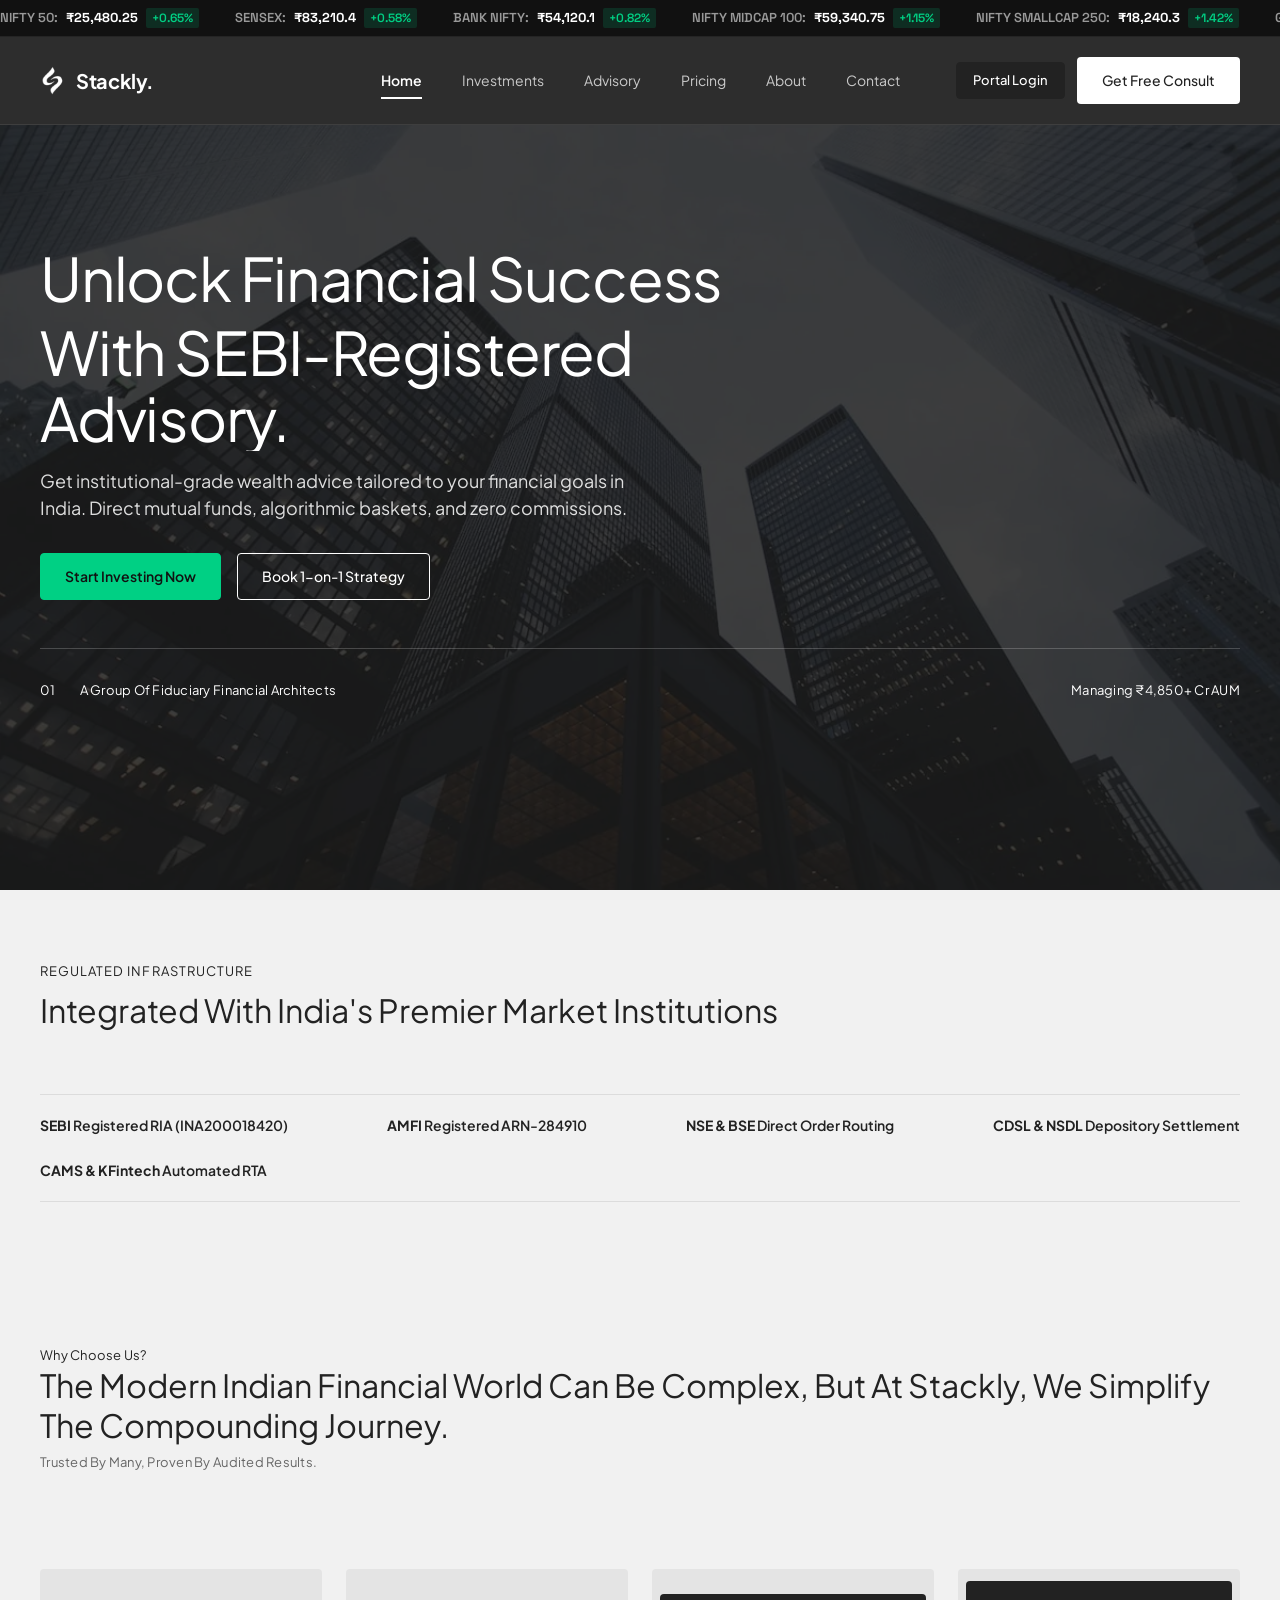
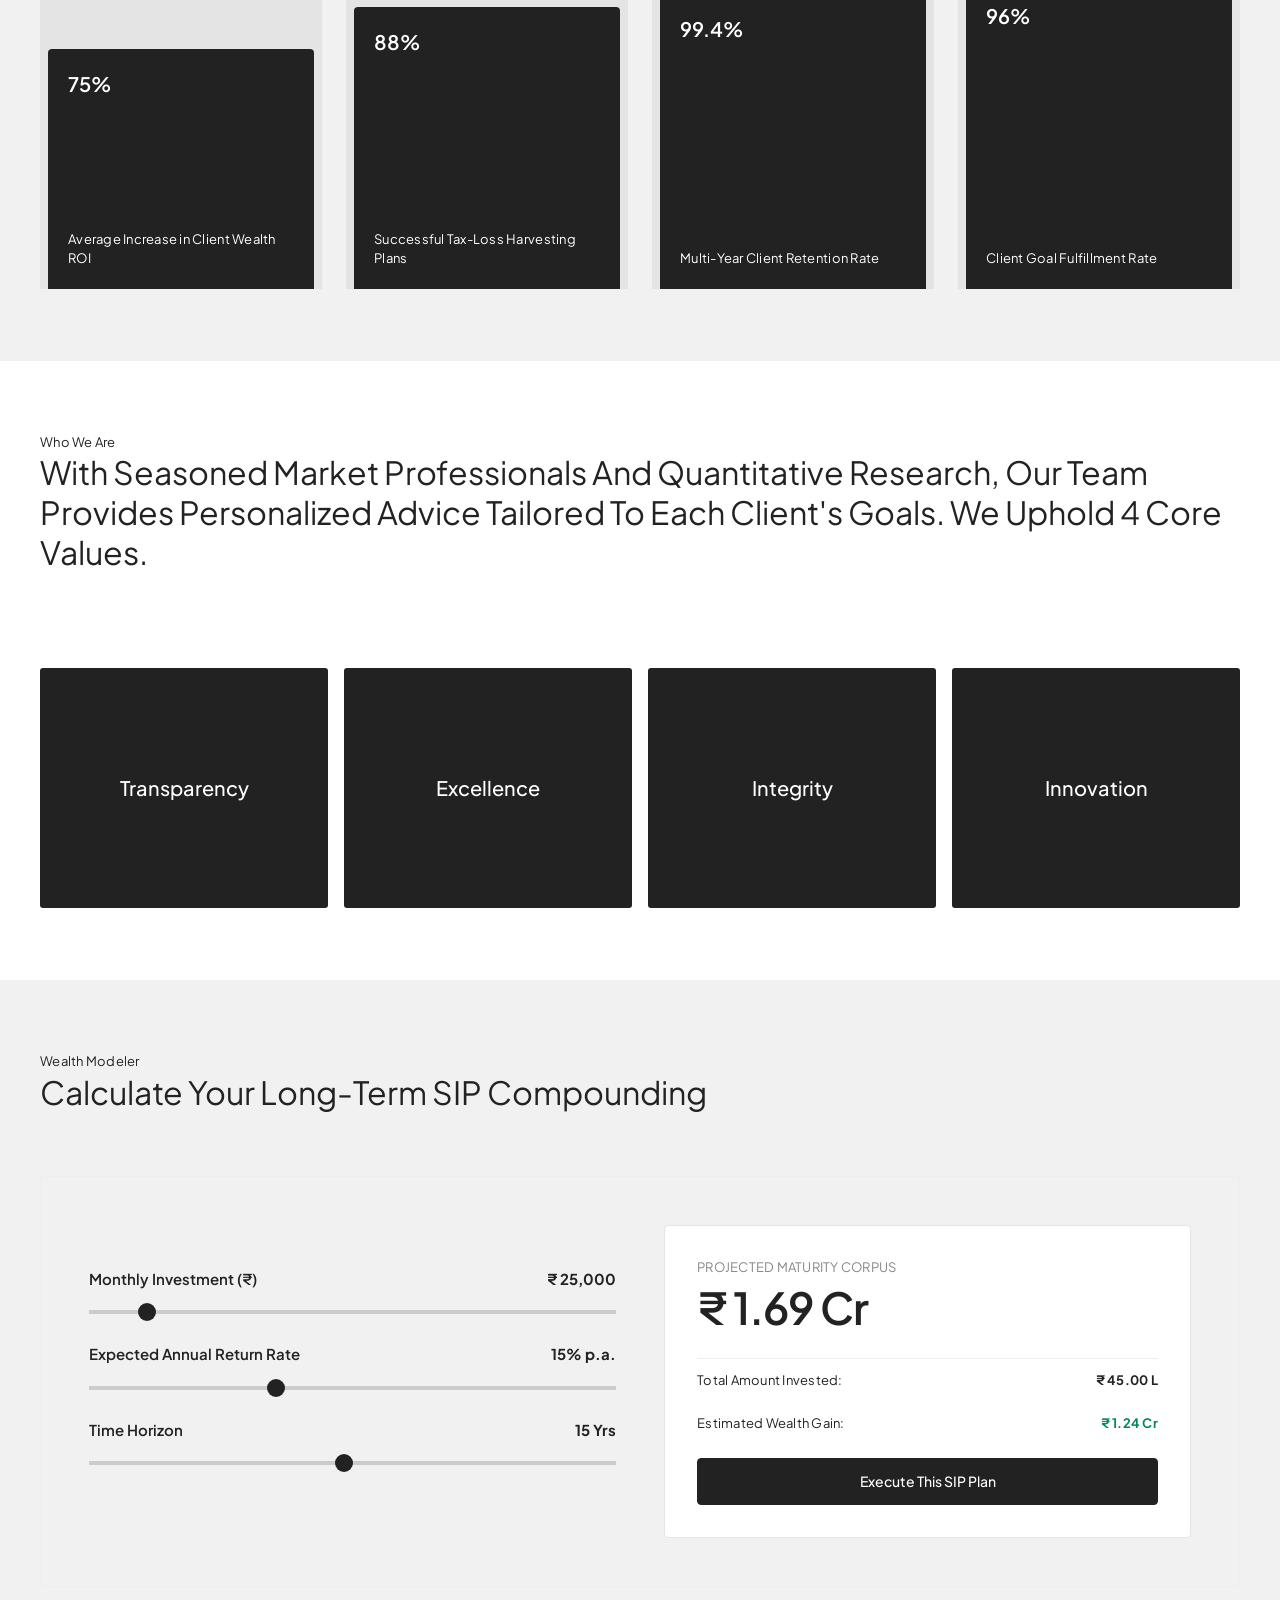
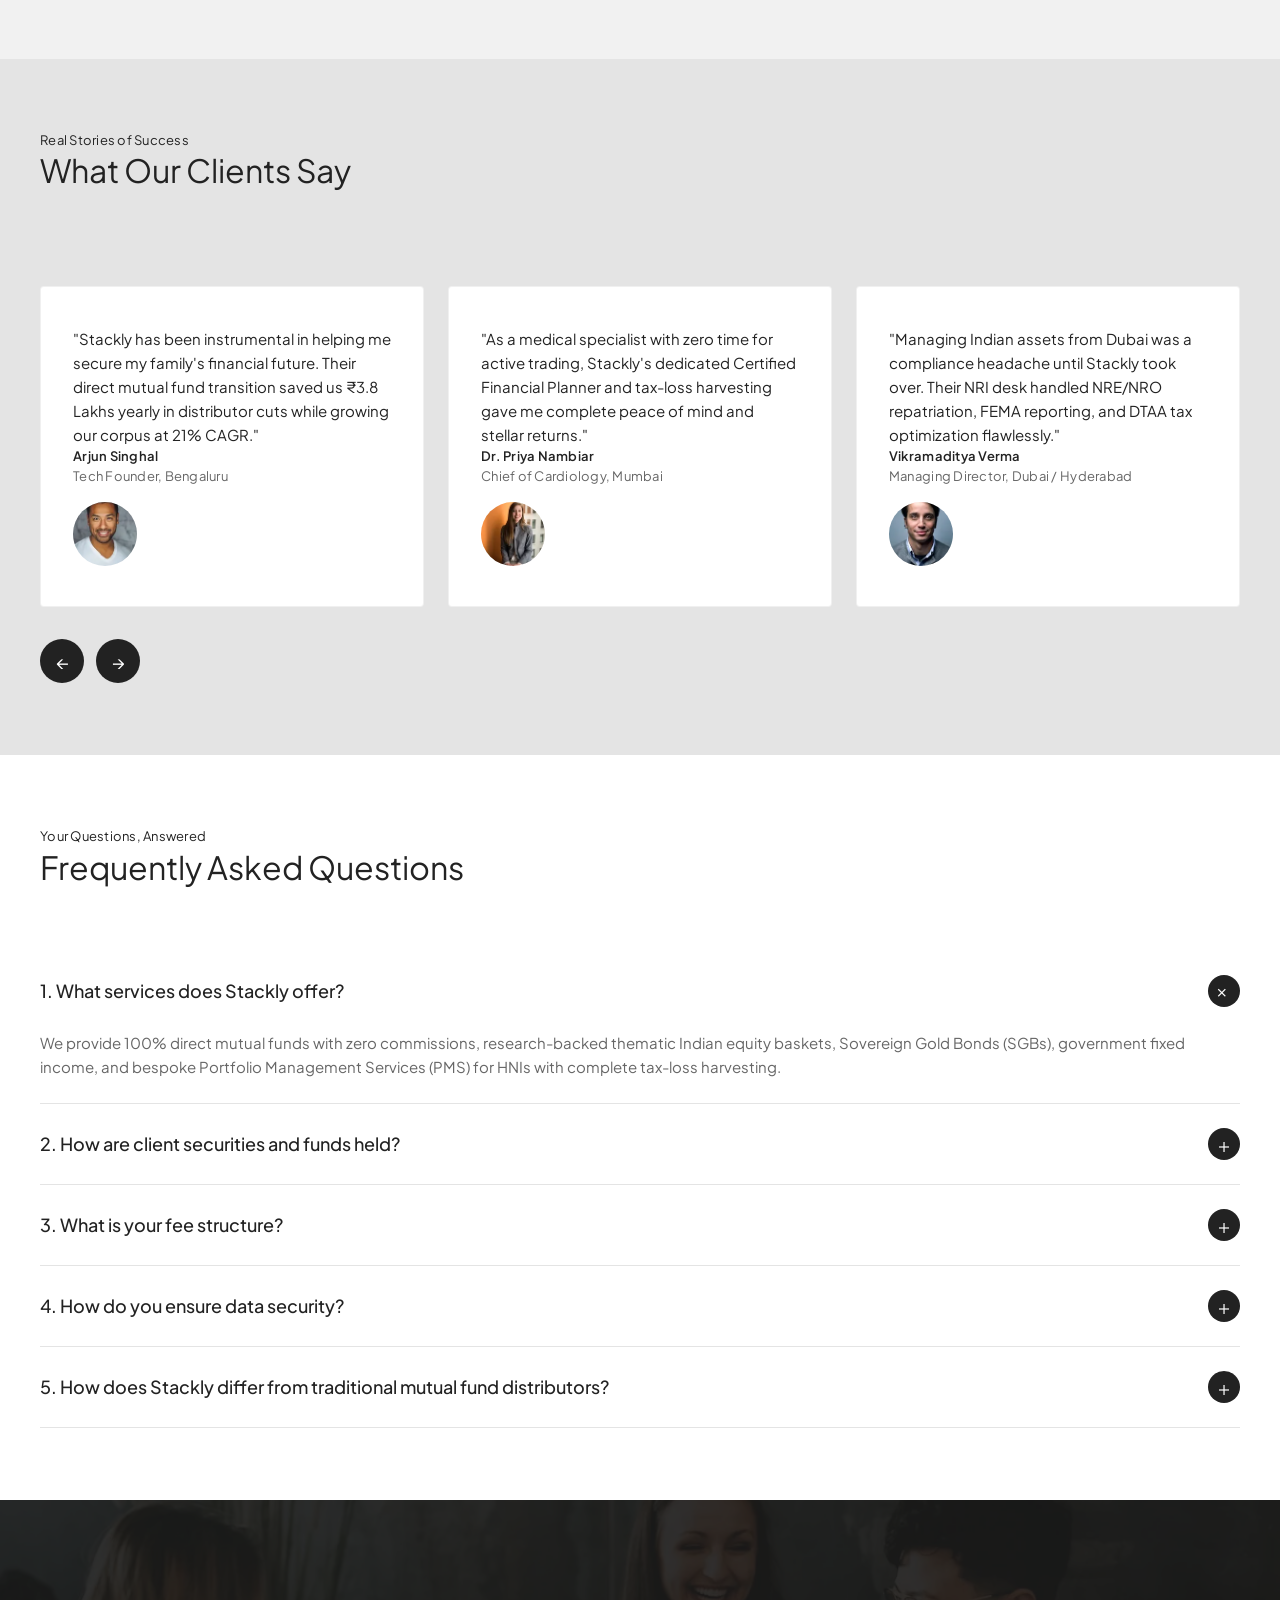
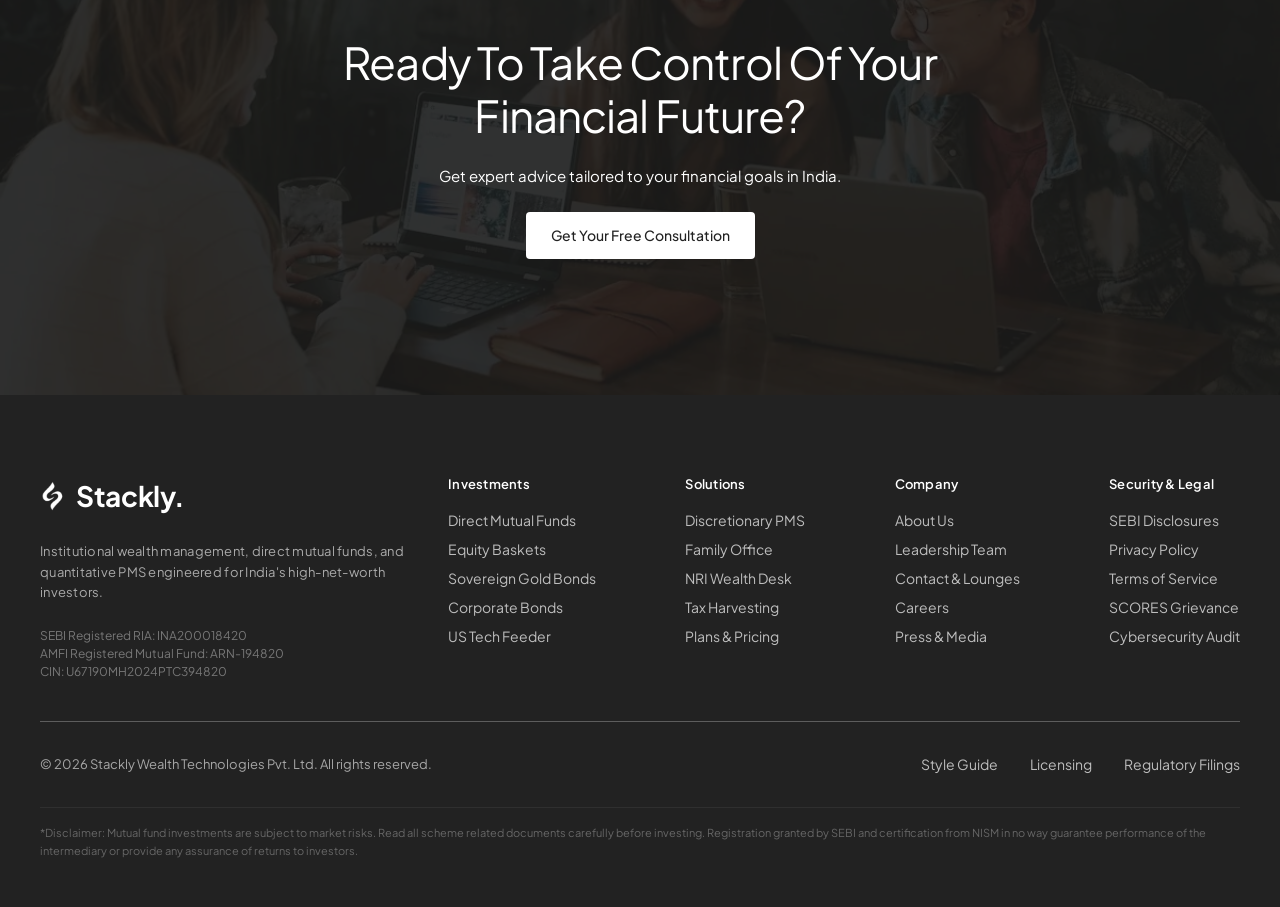
<file: index.html>
<!DOCTYPE html>
<html lang="en">
<head>
  <meta charset="UTF-8">
  <meta name="viewport" content="width=device-width, initial-scale=1.0">
  <title>Stackly</title>
  <meta name="description" content="Premier wealth management platform crafted for modern Indian investors. Direct mutual funds, algorithmic equity baskets, and SEBI registered advisory.">
  
  <link rel="stylesheet" href="css/style.css">
  <link rel="icon" type="image/webp" href="assets/logo.webp">
</head>
<body>

  <!-- Live Market Ticker Ribbon (Indian Financial Context) -->
  <div class="market-ticker-bar">
    <div class="ticker-track"></div>
  </div>

  <!-- Vanguard Navigation Component -->
  <div class="nav_component">
    <div class="padding-global">
      <div class="nav-wrapper">
        <div class="nav-brand-wrapper">
          <a href="index.html" class="nav-brand">
            <img src="assets/logo.webp" alt="Stackly" class="nav-brand-logo">
            <span class="text-size-large">Stackly.</span>
          </a>
        </div>
        <nav class="nav-menu">
          <a href="index.html" class="nav_menu_link active">Home</a>
          <a href="investments.html" class="nav_menu_link">Investments</a>
          <a href="advisory.html" class="nav_menu_link">Advisory</a>
          <a href="pricing.html" class="nav_menu_link">Pricing</a>
          <a href="about.html" class="nav_menu_link">About</a>
          <a href="contact.html" class="nav_menu_link">Contact</a>
        </nav>
        <div class="nav-button-wrapper">
          <a href="login.html" class="button is-dark w-button" style="padding: 8px 16px; font-size: 0.8125rem;">Portal Login</a>
          <a href="404.html" class="button w-button">Get Free Consult</a>
          <div class="nav_button mobile-toggle" aria-label="Toggle navigation menu">
            <svg width="20" height="20" viewBox="0 0 24 24" fill="none" stroke="currentColor" stroke-width="2">
              <line x1="3" y1="12" x2="21" y2="12"></line>
              <line x1="3" y1="6" x2="21" y2="6"></line>
              <line x1="3" y1="18" x2="21" y2="18"></line>
            </svg>
          </div>
        </div>
      </div>
    </div>
  </div>

  <!-- Mobile Drawer -->
  <div class="mobile-nav-drawer">
    <div class="mobile-nav-links">
      <a href="index.html" class="mobile-nav-link">Home <span>→</span></a>
      <a href="investments.html" class="mobile-nav-link">Investments <span>→</span></a>
      <a href="advisory.html" class="mobile-nav-link">Advisory <span>→</span></a>
      <a href="pricing.html" class="mobile-nav-link">Pricing <span>→</span></a>
      <a href="about.html" class="mobile-nav-link">About <span>→</span></a>
      <a href="contact.html" class="mobile-nav-link">Contact <span>→</span></a>
    </div>
    <div style="display: flex; flex-direction: column; gap: 12px; margin-top: 24px;">
      <a href="login.html" class="button is-outline w-button" style="width: 100%;">Portal Login (Client / Admin)</a>
      <a href="404.html" class="button w-button" style="width: 100%;">Open Free Account</a>
    </div>
  </div>

  <main class="main-wrapper is-relative">
    <!-- ==========================================================================
         SECTION 1: HERO (Vanguard Exact Architecture)
         ========================================================================== -->
    <section class="section-home-hero is-relative">
      <img class="full-image-absolute" src="assets/hero-home.webp" alt="Stackly Indian Wealth">
      <div class="image-overlay"></div>

      <div class="padding-global padding-section-small is-full-height">
        <div class="home-hero-wrapper">
          <div class="home-heading-first">
            <div class="heading-wrapper">
              <h1 class="heading-style-h1">Unlock Financial Success</h1>
            </div>
            <div class="heading-wrapper">
              <h1 class="heading-style-h1">with SEBI-Registered Advisory.</h1>
            </div>
            <div class="text-size-medium" style="margin-top: 1rem; color: rgba(255,255,255,0.85); max-width: 600px;">
              Get institutional-grade wealth advice tailored to your financial goals in India. Direct mutual funds, algorithmic baskets, and zero commissions.
            </div>
            <div style="margin-top: 2rem; display: flex; gap: 1rem; flex-wrap: wrap;">
              <a href="404.html" class="button is-brand w-button">Start Investing Now</a>
              <a href="advisory.html" class="button is-outline w-button">Book 1-on-1 Strategy</a>
            </div>
          </div>

          <div class="home-heading-second">
            <div class="text-size-small">01</div>
            <div class="text-size-small">A Group Of Fiduciary Financial Architects</div>
            <div class="text-size-small">Managing ₹4,850+ Cr AUM</div>
          </div>
        </div>
      </div>
    </section>

    <!-- ==========================================================================
         SECTION 2: TRUST & REGULATORY INTEGRATION (Vanguard Clean Grid)
         ========================================================================== -->
    <section class="section-home-benefit background-color-tertiary">
      <div class="padding-global padding-section-small">
        <div class="section-grid-x12">
          <div class="col-span-12 margin-bottom">
            <div class="text-size-small" style="text-transform: uppercase; letter-spacing: 0.08em; margin-bottom: 8px;">Regulated Infrastructure</div>
            <h2 class="heading-style-h3">Integrated with India's Premier Market Institutions</h2>
          </div>
          <div class="col-span-12 institution-strip">
            <div style="font-weight: 600;"><strong>SEBI</strong> Registered RIA (INA200018420)</div>
            <div style="font-weight: 600;"><strong>AMFI</strong> Registered ARN-284910</div>
            <div style="font-weight: 600;"><strong>NSE & BSE</strong> Direct Order Routing</div>
            <div style="font-weight: 600;"><strong>CDSL & NSDL</strong> Depository Settlement</div>
            <div style="font-weight: 600;"><strong>CAMS & KFintech</strong> Automated RTA</div>
          </div>
        </div>
      </div>
    </section>

    <!-- ==========================================================================
         SECTION 3: WHY CHOOSE US (Vanguard Rising Statistic Bars)
         ========================================================================== -->
    <section id="Benefit" class="section-home-benefit background-color-tertiary">
      <div class="padding-global padding-section-small">
        <div class="section-grid-x12">
          <div class="col-span-12 margin-bottom">
            <div class="text-size-small">Why Choose Us?</div>
            <h2 class="heading-style-h3">The modern Indian financial world can be complex, but at Stackly, we simplify the compounding journey.</h2>
            <div class="text-size-small" style="margin-top: 8px; color: var(--text-color--text-secondary);">Trusted By Many, Proven By Audited Results.</div>
          </div>

          <div class="benefit-statistics-wrapper">
            <div class="statistic-cell">
              <div class="statistic-content">
                <div class="text-size-large" style="font-weight: 600;">75%</div>
                <div class="text-size-small">Average Increase in Client Wealth ROI</div>
              </div>
            </div>
            <div class="statistic-cell">
              <div class="statistic-content _2nd">
                <div class="text-size-large" style="font-weight: 600;">88%</div>
                <div class="text-size-small">Successful Tax-Loss Harvesting Plans</div>
              </div>
            </div>
            <div class="statistic-cell">
              <div class="statistic-content _3rd">
                <div class="text-size-large" style="font-weight: 600;">99.4%</div>
                <div class="text-size-small">Multi-Year Client Retention Rate</div>
              </div>
            </div>
            <div class="statistic-cell">
              <div class="statistic-content _4th">
                <div class="text-size-large" style="font-weight: 600;">96%</div>
                <div class="text-size-small">Client Goal Fulfillment Rate</div>
              </div>
            </div>
          </div>
        </div>
      </div>
    </section>

    <!-- ==========================================================================
         SECTION 4: WHO WE ARE (Vanguard Value Cells with Hover Expansion)
         ========================================================================== -->
    <section id="About" class="section-home-about background-color-alternate">
      <div class="padding-global padding-section-small">
        <div class="section-grid-x12">
          <div class="col-span-12 margin-bottom">
            <div class="text-size-small">Who We Are</div>
            <h2 class="heading-style-h3">With seasoned market professionals and quantitative research, our team provides personalized advice tailored to each client's goals. We uphold 4 core values.</h2>
          </div>

          <div class="about-wrapper">
            <div class="value-cell">
              <div class="value-cell-title">Transparency</div>
              <div class="value-description-absolute">
                <div>We believe in being 100% open with our clients. Zero distributor kickbacks, zero hidden commissions, and total visibility over every rupee.</div>
              </div>
            </div>

            <div class="value-cell">
              <div class="value-cell-title">Excellence</div>
              <div class="value-description-absolute">
                <div>Excellence is our standard. We strive for superior risk-adjusted alpha across all portfolios, backed by rigorous forensic balance sheet checks.</div>
              </div>
            </div>

            <div class="value-cell">
              <div class="value-cell-title">Integrity</div>
              <div class="value-description-absolute">
                <div>As a SEBI Registered Investment Advisor, we are legally bound to put your interests first. Unbiased, ethical, and conflict-free wealth advice.</div>
              </div>
            </div>

            <div class="value-cell">
              <div class="value-cell-title">Innovation</div>
              <div class="value-description-absolute">
                <div>We embrace algorithmic rebalancing, automated capital gains harvesting, and bank-grade data security to maximize compounding.</div>
              </div>
            </div>
          </div>
        </div>
      </div>
    </section>

    <!-- ==========================================================================
         SECTION 5: INTERACTIVE SIP WEALTH CALCULATOR (Indian Financial Tool)
         ========================================================================== -->
    <section class="section-home-benefit background-color-tertiary">
      <div class="padding-global padding-section-small">
        <div class="section-grid-x12">
          <div class="col-span-12 margin-bottom">
            <div class="text-size-small">Wealth Modeler</div>
            <h2 class="heading-style-h3">Calculate Your Long-Term SIP Compounding</h2>
          </div>

          <div class="col-span-12">
            <div class="calc-wrapper">
              <div class="calc-grid">
                <div>
                  <div style="margin-bottom: 24px;">
                    <div style="display: flex; justify-content: space-between; margin-bottom: 8px;">
                      <span class="text-size-regular text-weight-semibold">Monthly Investment (₹)</span>
                      <span class="text-size-regular" id="sip-monthly-val" style="font-weight: 700; color: #222;">₹ 25,000</span>
                    </div>
                    <input type="range" id="sip-monthly-slider" class="calc-slider" min="1000" max="250000" step="1000" value="25000">
                  </div>

                  <div style="margin-bottom: 24px;">
                    <div style="display: flex; justify-content: space-between; margin-bottom: 8px;">
                      <span class="text-size-regular text-weight-semibold">Expected Annual Return Rate</span>
                      <span class="text-size-regular" id="sip-return-val" style="font-weight: 700; color: #222;">15% p.a.</span>
                    </div>
                    <input type="range" id="sip-return-slider" class="calc-slider" min="8" max="28" step="0.5" value="15">
                  </div>

                  <div style="margin-bottom: 24px;">
                    <div style="display: flex; justify-content: space-between; margin-bottom: 8px;">
                      <span class="text-size-regular text-weight-semibold">Time Horizon</span>
                      <span class="text-size-regular" id="sip-years-val" style="font-weight: 700; color: #222;">15 Yrs</span>
                    </div>
                    <input type="range" id="sip-years-slider" class="calc-slider" min="1" max="30" step="1" value="15">
                  </div>
                </div>

                <div class="calc-result-box">
                  <div>
                    <div class="text-size-small" style="text-transform: uppercase; color: #888;">Projected Maturity Corpus</div>
                    <div class="heading-style-h2" id="sip-total-wealth" style="color: #222; font-weight: 600; margin-top: 4px;">₹ 1.69 Cr</div>
                  </div>

                  <div style="display: flex; justify-content: space-between; border-top: 1px solid #eee; padding-top: 12px;">
                    <span class="text-size-small">Total Amount Invested:</span>
                    <strong class="text-size-small" id="sip-total-invested">₹ 45.00 L</strong>
                  </div>

                  <div style="display: flex; justify-content: space-between;">
                    <span class="text-size-small">Estimated Wealth Gain:</span>
                    <strong class="text-size-small" id="sip-est-returns" style="color: #00875a;">₹ 1.24 Cr</strong>
                  </div>

                  <a href="404.html" class="button is-dark w-button" style="width: 100%; text-align: center;">Execute This SIP Plan</a>
                </div>
              </div>
            </div>
          </div>
        </div>
      </div>
    </section>

    <!-- ==========================================================================
         SECTION 6: REAL STORIES OF SUCCESS (Vanguard Testimonials Carousel)
         ========================================================================== -->
    <section id="Testimonial" class="section-home-testimonial">
      <div class="padding-global padding-section-small background-color-secondary">
        <div class="section-grid-x12">
          <div class="col-span-12 margin-bottom">
            <div class="text-size-small">Real Stories of Success</div>
            <h2 class="heading-style-h3">What Our Clients Say</h2>
          </div>

          <div class="testimonial-wrapper">
            <div class="testimonial-slider">
              <div class="testimonial-track">
                <!-- Testimonial 1 -->
                <div class="testimonial-cell">
                  <div class="text-size-regular" style="line-height: 1.6;">
                    "Stackly has been instrumental in helping me secure my family's financial future. Their direct mutual fund transition saved us ₹3.8 Lakhs yearly in distributor cuts while growing our corpus at 21% CAGR."
                  </div>
                  <div class="testimonial-credential-wrapper">
                    <div class="text-size-small text-weight-semibold">Arjun Singhal</div>
                    <div class="text-size-small" style="color: #666;">Tech Founder, Bengaluru</div>
                    <img src="assets/testimonial-1.webp" class="testimonial-image" alt="Arjun Singhal">
                  </div>
                </div>

                <!-- Testimonial 2 -->
                <div class="testimonial-cell">
                  <div class="text-size-regular" style="line-height: 1.6;">
                    "As a medical specialist with zero time for active trading, Stackly's dedicated Certified Financial Planner and tax-loss harvesting gave me complete peace of mind and stellar returns."
                  </div>
                  <div class="testimonial-credential-wrapper">
                    <div class="text-size-small text-weight-semibold">Dr. Priya Nambiar</div>
                    <div class="text-size-small" style="color: #666;">Chief of Cardiology, Mumbai</div>
                    <img src="assets/testimonial-2.webp" class="testimonial-image" alt="Dr. Priya Nambiar">
                  </div>
                </div>

                <!-- Testimonial 3 -->
                <div class="testimonial-cell">
                  <div class="text-size-regular" style="line-height: 1.6;">
                    "Managing Indian assets from Dubai was a compliance headache until Stackly took over. Their NRI desk handled NRE/NRO repatriation, FEMA reporting, and DTAA tax optimization flawlessly."
                  </div>
                  <div class="testimonial-credential-wrapper">
                    <div class="text-size-small text-weight-semibold">Vikramaditya Verma</div>
                    <div class="text-size-small" style="color: #666;">Managing Director, Dubai / Hyderabad</div>
                    <img src="assets/testimonial-3.webp" class="testimonial-image" alt="Vikramaditya Verma">
                  </div>
                </div>

                <!-- Testimonial 4 -->
                <div class="testimonial-cell">
                  <div class="text-size-regular" style="line-height: 1.6;">
                    "The institutional quantitative factor models generated remarkable alpha during market drawdowns. Their rebalancing strategy protects capital without missing upside rallies."
                  </div>
                  <div class="testimonial-credential-wrapper">
                    <div class="text-size-small text-weight-semibold">Meera Iyer</div>
                    <div class="text-size-small" style="color: #666;">Partner, Private Equity, Mumbai</div>
                    <img src="assets/testimonial-4.webp" class="testimonial-image" alt="Meera Iyer">
                  </div>
                </div>

                <!-- Testimonial 5 -->
                <div class="testimonial-cell">
                  <div class="text-size-regular" style="line-height: 1.6;">
                    "The zero-commission transparency is revolutionary in India. Stackly's direct advisory dashboard gave our family office total clarity on all capital gains and allocation weights."
                  </div>
                  <div class="testimonial-credential-wrapper">
                    <div class="text-size-small text-weight-semibold">Rajeshwari Somani</div>
                    <div class="text-size-small" style="color: #666;">Family Office Trustee, New Delhi</div>
                    <img src="assets/testimonial-5.webp" class="testimonial-image" alt="Rajeshwari Somani">
                  </div>
                </div>
              </div>
            </div>

            <div class="testimonial-controls">
              <div class="slider-arrow-btn carousel-prev">←</div>
              <div class="slider-arrow-btn carousel-next">→</div>
            </div>
          </div>
        </div>
      </div>
    </section>

    <!-- ==========================================================================
         SECTION 7: FREQUENTLY ASKED QUESTIONS (Vanguard Exact Accordion)
         ========================================================================== -->
    <section id="FAQ" class="section-home-faq">
      <div class="padding-global padding-section-small background-color-alternate">
        <div class="section-grid-x12">
          <div class="col-span-12 margin-bottom">
            <div class="text-size-small">Your Questions, Answered</div>
            <h2 class="heading-style-h3">Frequently Asked Questions</h2>
          </div>

          <div class="accordian">
            <!-- FAQ 1 -->
            <div class="accordian-cell is-open">
              <div class="accordian-bar">
                <div class="accordian-heading">1. What services does Stackly offer?</div>
                <div class="icon-wrapper">+</div>
              </div>
              <div class="accordion-content">
                <p>We provide 100% direct mutual funds with zero commissions, research-backed thematic Indian equity baskets, Sovereign Gold Bonds (SGBs), government fixed income, and bespoke Portfolio Management Services (PMS) for HNIs with complete tax-loss harvesting.</p>
              </div>
            </div>

            <!-- FAQ 2 -->
            <div class="accordian-cell">
              <div class="accordian-bar">
                <div class="accordian-heading">2. How are client securities and funds held?</div>
                <div class="icon-wrapper">+</div>
              </div>
              <div class="accordion-content">
                <p>Your assets are held directly in your personal Demat account with CDSL / NSDL under your own PAN. All transactions are cleared through RBI-approved clearing corporations (ICCL / NSE Clearing). Stackly never holds your funds on our balance sheet.</p>
              </div>
            </div>

            <!-- FAQ 3 -->
            <div class="accordian-cell">
              <div class="accordian-bar">
                <div class="accordian-heading">3. What is your fee structure?</div>
                <div class="icon-wrapper">+</div>
              </div>
              <div class="accordion-content">
                <p>Starter Direct is 100% free with zero brokerage on delivery and zero commission on direct mutual funds. Pro Wealth is ₹799/month for algorithmic rebalancing and research baskets. Family Office PMS is 0.35% p.a. on AUM with zero hidden kickbacks.</p>
              </div>
            </div>

            <!-- FAQ 4 -->
            <div class="accordian-cell">
              <div class="accordian-bar">
                <div class="accordian-heading">4. How do you ensure data security?</div>
                <div class="icon-wrapper">+</div>
              </div>
              <div class="accordion-content">
                <p>We utilize 256-bit military-grade encryption, ISO 27001 certified data centers, and SEBI-mandated two-factor authentication (2FA) for every financial operation.</p>
              </div>
            </div>

            <!-- FAQ 5 -->
            <div class="accordian-cell">
              <div class="accordian-bar">
                <div class="accordian-heading">5. How does Stackly differ from traditional mutual fund distributors?</div>
                <div class="icon-wrapper">+</div>
              </div>
              <div class="accordion-content">
                <p>Distributors sell regular mutual funds and pocket hidden 1% to 1.5% commissions every year from your money. Stackly is a SEBI Registered Investment Advisor (RIA) offering pure direct plans and acting as a strict fiduciary.</p>
              </div>
            </div>
          </div>
        </div>
      </div>
    </section>

    <!-- ==========================================================================
         SECTION 8: CTA (Vanguard Full-Bleed Image Banner)
         ========================================================================== -->
    <section id="CTA" class="section-home-cta is-relative">
      <img src="assets/cta-home.webp" alt="Join Stackly" class="full-image-absolute">
      <div class="image-overlay" style="opacity: 0.7;"></div>

      <div class="padding-global padding-section-small is-full-height">
        <div class="home-cta-wrapper">
          <div class="max-width-large text-align-center">
            <div class="cta-wrapper">
              <h2 class="heading-style-h2">Ready to Take Control of Your Financial Future?</h2>
              <div class="text-size-regular">Get expert advice tailored to your financial goals in India.</div>
              <a href="404.html" class="button w-button">Get Your Free Consultation</a>
            </div>
          </div>
        </div>
      </div>
    </section>
  </main>

  <!-- ==========================================================================
       VANGUARD FOOTER (Uniform Across All Pages)
       ========================================================================== -->
  <footer id="Footer" class="section-home-footer background-color-primary">
    <div class="padding-global">
      <div class="section-grid-x12 margin-bottom">
        <div class="footer-heading">
          <a href="index.html" class="nav-brand" style="margin-bottom: 1rem;">
            <img src="assets/logo.webp" alt="Stackly" class="nav-brand-logo">
            <span class="text-size-large" style="font-size: 1.75rem;">Stackly.</span>
          </a>
          <p class="text-size-small" style="color: #aaaaaa; line-height: 1.6;">
            Institutional wealth management, direct mutual funds, and quantitative PMS engineered for India's high-net-worth investors.
          </p>
          <div style="margin-top: 1rem; font-size: 0.75rem; color: #777; line-height: 1.5;">
            SEBI Registered RIA: INA200018420<br>
            AMFI Registered Mutual Fund: ARN-194820<br>
            CIN: U67190MH2024PTC394820
          </div>
        </div>

        <div class="footer-links">
          <div class="footer-link-wrapper">
            <div class="text-size-small text-weight-semibold">Investments</div>
            <div class="footer-link-cell">
              <a href="investments.html" class="text-style-link is-white">Direct Mutual Funds</a>
              <a href="investments.html" class="text-style-link is-white">Equity Baskets</a>
              <a href="investments.html" class="text-style-link is-white">Sovereign Gold Bonds</a>
              <a href="investments.html" class="text-style-link is-white">Corporate Bonds</a>
              <a href="404.html" class="text-style-link is-white">US Tech Feeder</a>
            </div>
          </div>

          <div class="footer-link-wrapper">
            <div class="text-size-small text-weight-semibold">Solutions</div>
            <div class="footer-link-cell">
              <a href="advisory.html" class="text-style-link is-white">Discretionary PMS</a>
              <a href="advisory.html" class="text-style-link is-white">Family Office</a>
              <a href="advisory.html" class="text-style-link is-white">NRI Wealth Desk</a>
              <a href="advisory.html" class="text-style-link is-white">Tax Harvesting</a>
              <a href="pricing.html" class="text-style-link is-white">Plans & Pricing</a>
            </div>
          </div>

          <div class="footer-link-wrapper">
            <div class="text-size-small text-weight-semibold">Company</div>
            <div class="footer-link-cell">
              <a href="about.html" class="text-style-link is-white">About Us</a>
              <a href="about.html" class="text-style-link is-white">Leadership Team</a>
              <a href="contact.html" class="text-style-link is-white">Contact & Lounges</a>
              <a href="404.html" class="text-style-link is-white">Careers</a>
              <a href="404.html" class="text-style-link is-white">Press & Media</a>
            </div>
          </div>

          <div class="footer-link-wrapper">
            <div class="text-size-small text-weight-semibold">Security & Legal</div>
            <div class="footer-link-cell">
              <a href="404.html" class="text-style-link is-white">SEBI Disclosures</a>
              <a href="404.html" class="text-style-link is-white">Privacy Policy</a>
              <a href="404.html" class="text-style-link is-white">Terms of Service</a>
              <a href="404.html" class="text-style-link is-white">SCORES Grievance</a>
              <a href="404.html" class="text-style-link is-white">Cybersecurity Audit</a>
            </div>
          </div>
        </div>
      </div>

      <div class="line-divider"></div>

      <div class="footer-credential-wrapper is-margined-vertical">
        <div>
          © 2026 Stackly Wealth Technologies Pvt. Ltd. All rights reserved.
        </div>
        <div class="footer-credential-cell">
          <a href="404.html" class="text-style-link is-white">Style Guide</a>
          <a href="404.html" class="text-style-link is-white">Licensing</a>
          <a href="404.html" class="text-style-link is-white">Regulatory Filings</a>
        </div>
      </div>

      <div style="font-size: 0.6875rem; color: #666666; line-height: 1.6; border-top: 1px solid rgba(255,255,255,0.06); padding-top: 1rem;">
        *Disclaimer: Mutual fund investments are subject to market risks. Read all scheme related documents carefully before investing. Registration granted by SEBI and certification from NISM in no way guarantee performance of the intermediary or provide any assurance of returns to investors.
      </div>
    </div>
  </footer>

  <script src="js/main.js"></script>
</body>
</html>
</file>
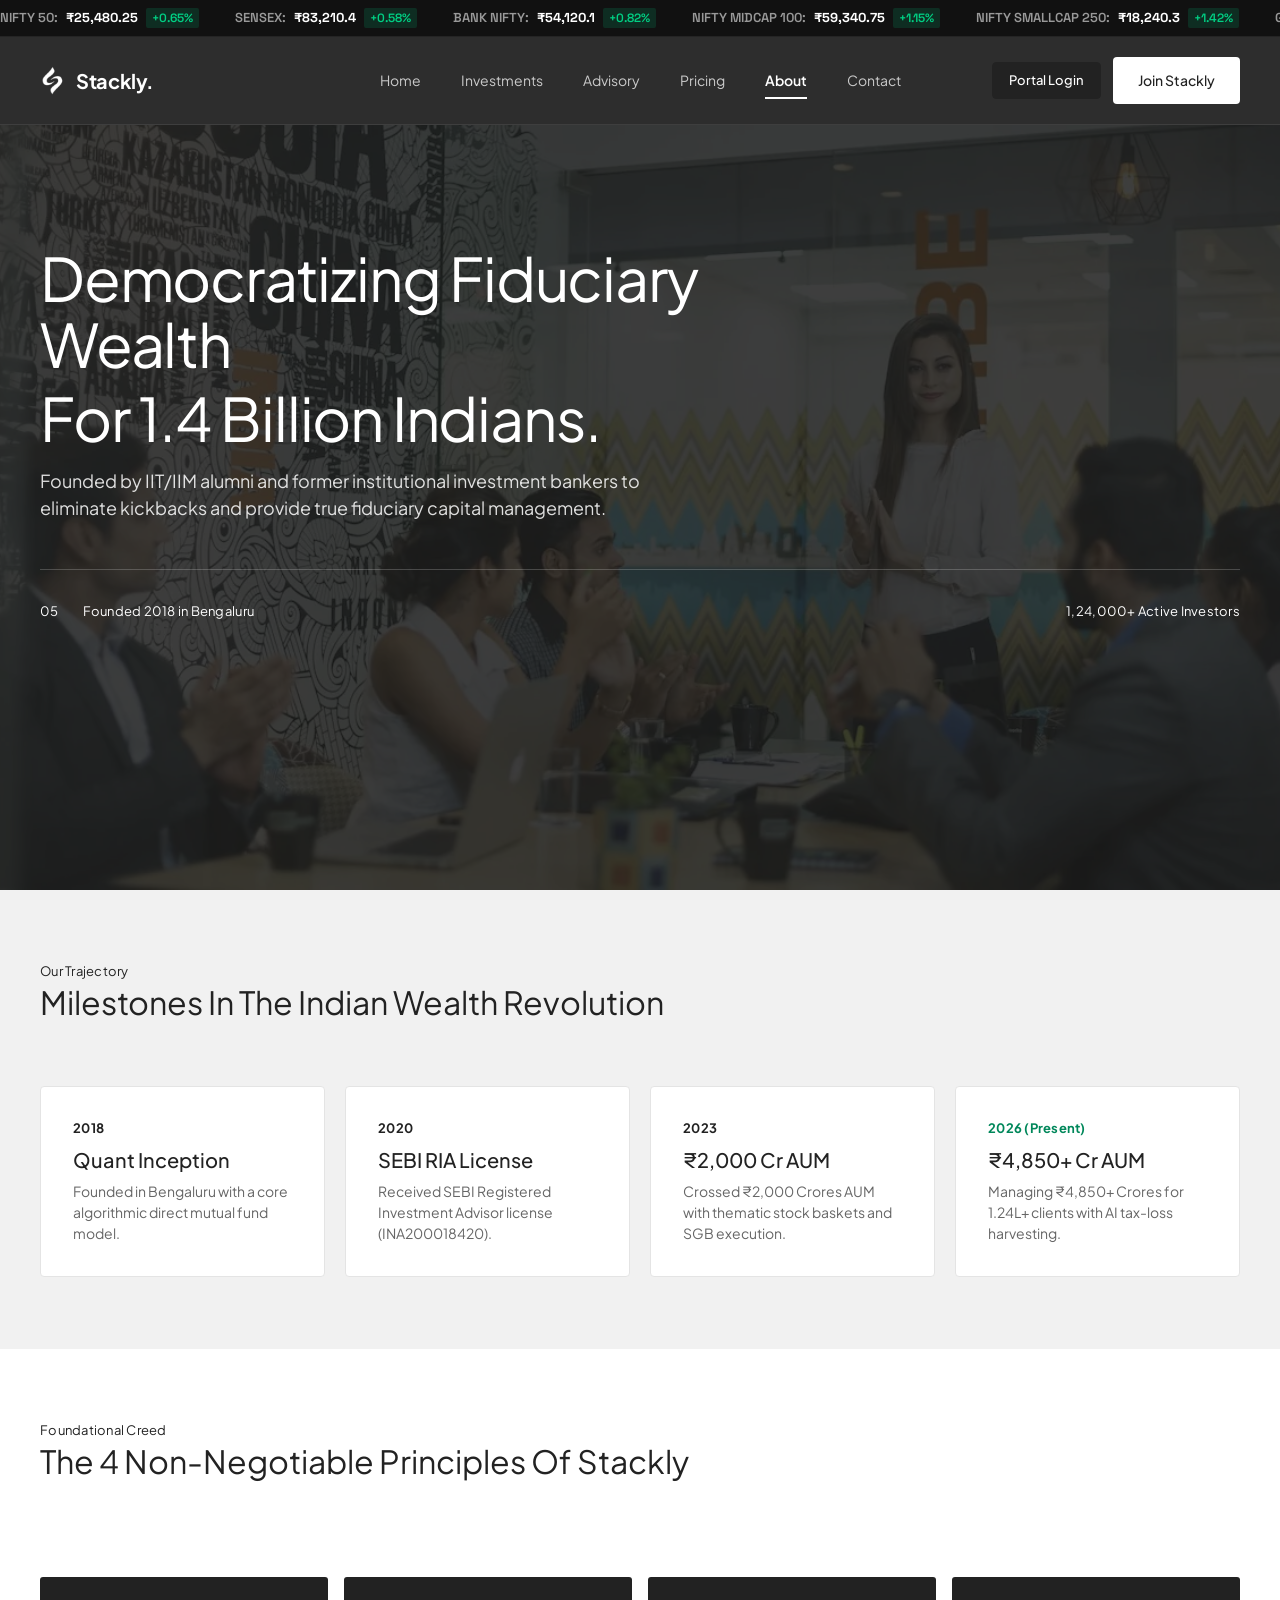
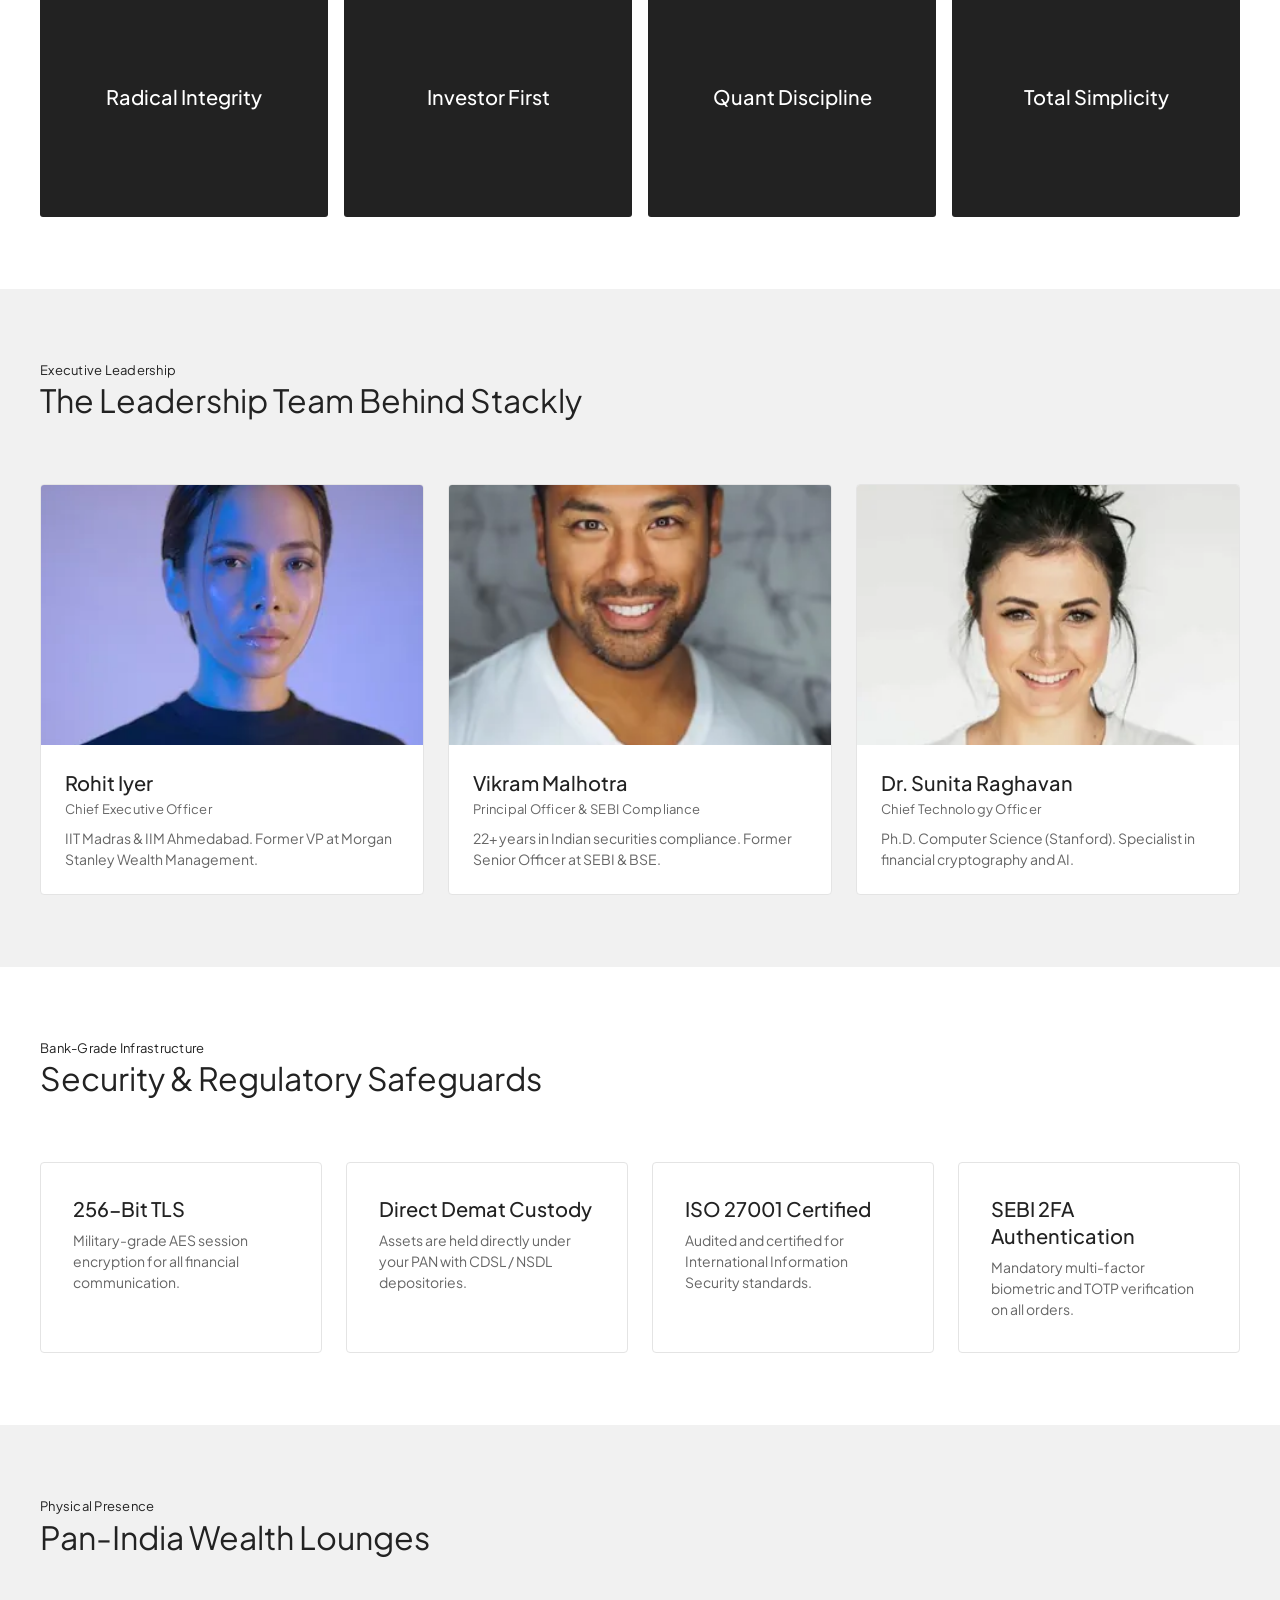
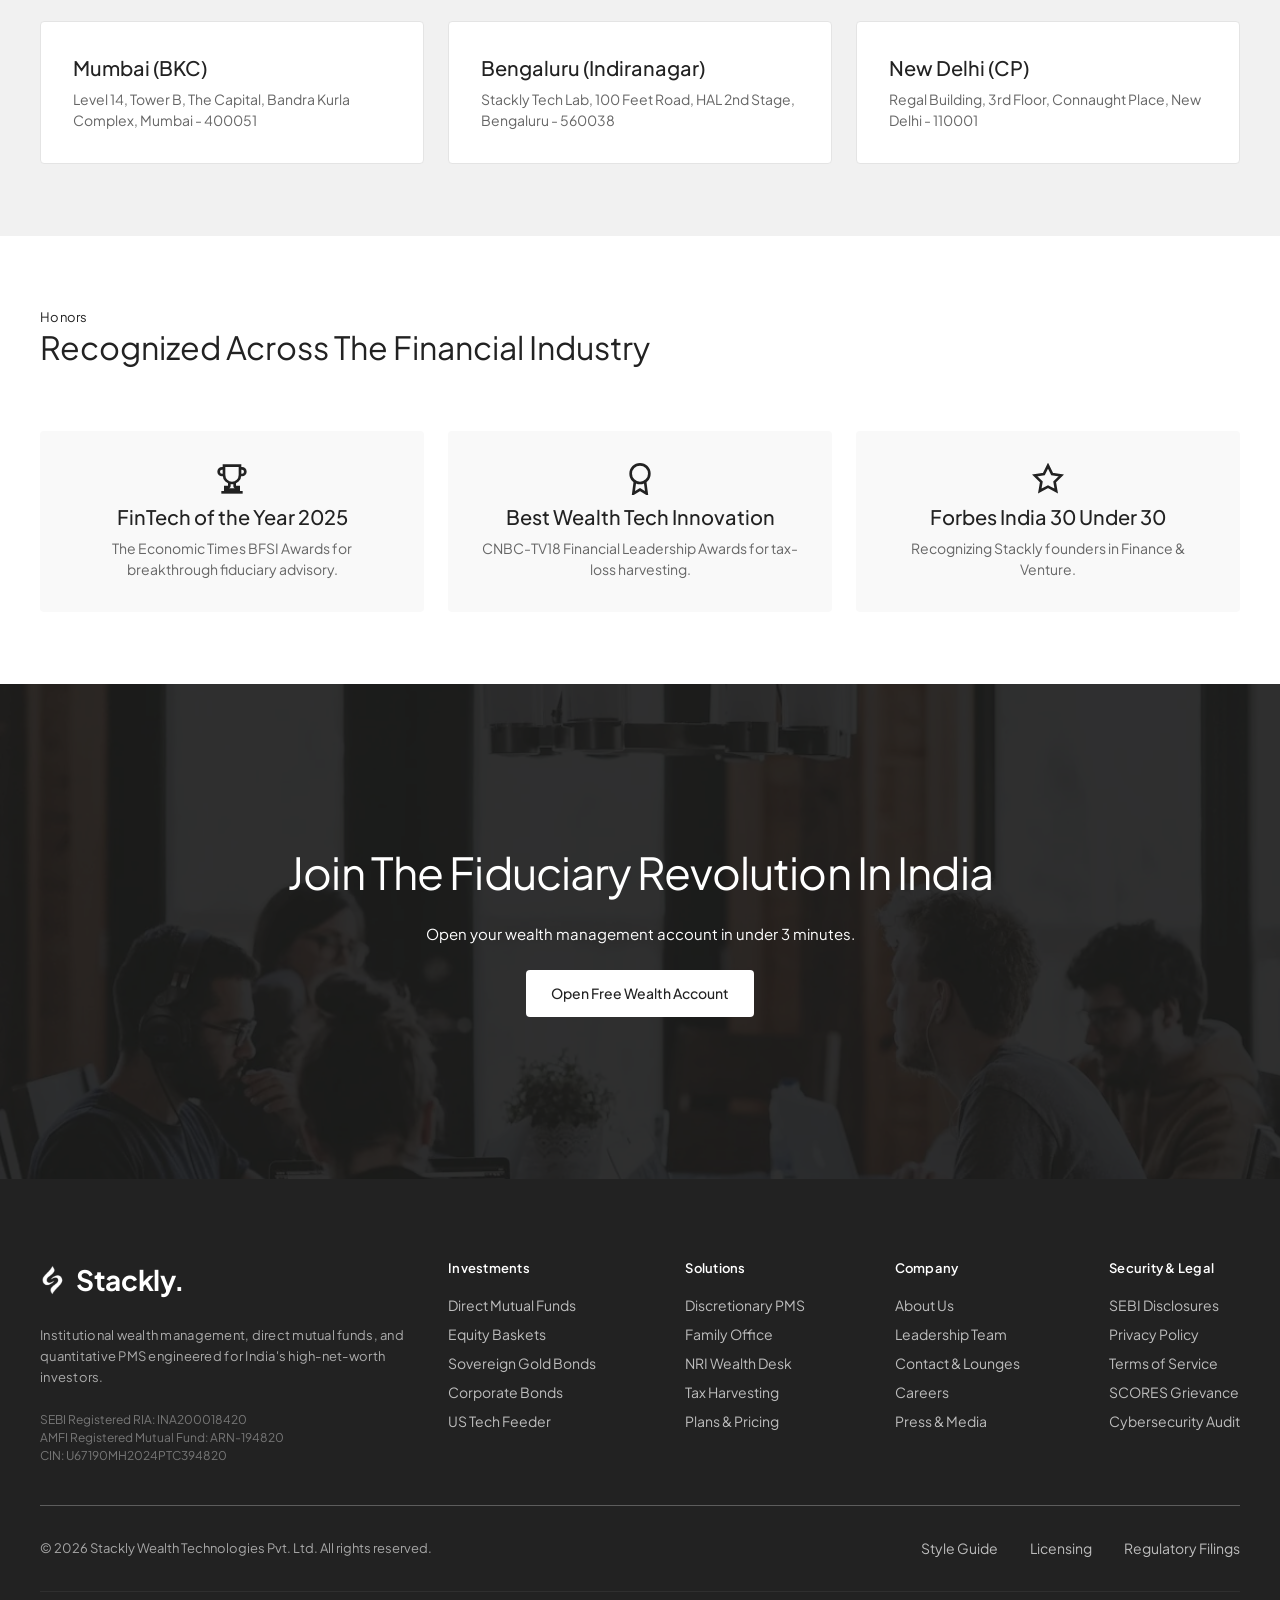
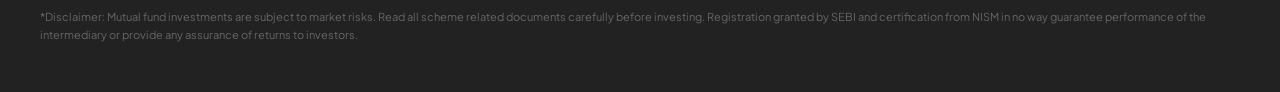
<file: about.html>
<!DOCTYPE html>
<html lang="en">
<head>
  <meta charset="UTF-8">
  <meta name="viewport" content="width=device-width, initial-scale=1.0">
  <title>Stackly</title>
  <meta name="description" content="Learn about Stackly's mission to democratize institutional-grade fiduciary wealth management for modern Indian investors. Founded by IIT/IIM and finance veterans.">
  
  <link rel="stylesheet" href="css/style.css">
  <link rel="icon" type="image/webp" href="assets/logo.webp">
</head>
<body>

  <!-- Top Market Ticker Ribbon -->
  <div class="market-ticker-bar">
    <div class="ticker-track"></div>
  </div>

  <!-- Vanguard Navigation Component -->
  <div class="nav_component">
    <div class="padding-global">
      <div class="nav-wrapper">
        <div class="nav-brand-wrapper">
          <a href="index.html" class="nav-brand">
            <img src="assets/logo.webp" alt="Stackly" class="nav-brand-logo">
            <span class="text-size-large">Stackly.</span>
          </a>
        </div>
        <nav class="nav-menu">
          <a href="index.html" class="nav_menu_link">Home</a>
          <a href="investments.html" class="nav_menu_link">Investments</a>
          <a href="advisory.html" class="nav_menu_link">Advisory</a>
          <a href="pricing.html" class="nav_menu_link">Pricing</a>
          <a href="about.html" class="nav_menu_link active">About</a>
          <a href="contact.html" class="nav_menu_link">Contact</a>
        </nav>
        <div class="nav-button-wrapper">
          <a href="login.html" class="button is-dark w-button" style="padding: 8px 16px; font-size: 0.8125rem;">Portal Login</a>
          <a href="404.html" class="button w-button">Join Stackly</a>
          <div class="nav_button mobile-toggle" aria-label="Toggle navigation menu">
            <svg width="20" height="20" viewBox="0 0 24 24" fill="none" stroke="currentColor" stroke-width="2">
              <line x1="3" y1="12" x2="21" y2="12"></line>
              <line x1="3" y1="6" x2="21" y2="6"></line>
              <line x1="3" y1="18" x2="21" y2="18"></line>
            </svg>
          </div>
        </div>
      </div>
    </div>
  </div>

  <!-- Mobile Drawer -->
  <div class="mobile-nav-drawer">
    <div class="mobile-nav-links">
      <a href="index.html" class="mobile-nav-link">Home <span>→</span></a>
      <a href="investments.html" class="mobile-nav-link">Investments <span>→</span></a>
      <a href="advisory.html" class="mobile-nav-link">Advisory <span>→</span></a>
      <a href="pricing.html" class="mobile-nav-link">Pricing <span>→</span></a>
      <a href="about.html" class="mobile-nav-link active">About <span>→</span></a>
      <a href="contact.html" class="mobile-nav-link">Contact <span>→</span></a>
    </div>
    <div style="display: flex; flex-direction: column; gap: 12px; margin-top: 24px;">
      <a href="login.html" class="button is-outline w-button" style="width: 100%;">Portal Login</a>
      <a href="404.html" class="button w-button" style="width: 100%;">Open Free Account</a>
    </div>
  </div>

  <main class="main-wrapper is-relative">
    <!-- SECTION 1: HERO -->
    <section class="section-home-hero is-relative">
      <img class="full-image-absolute" src="assets/hero-about.webp" alt="About Stackly">
      <div class="image-overlay"></div>

      <div class="padding-global padding-section-small is-full-height">
        <div class="home-hero-wrapper">
          <div class="home-heading-first">
            <div class="heading-wrapper">
              <h1 class="heading-style-h1">Democratizing Fiduciary Wealth</h1>
            </div>
            <div class="heading-wrapper">
              <h1 class="heading-style-h1">for 1.4 Billion Indians.</h1>
            </div>
            <div class="text-size-medium" style="margin-top: 1rem; color: rgba(255,255,255,0.85); max-width: 600px;">
              Founded by IIT/IIM alumni and former institutional investment bankers to eliminate kickbacks and provide true fiduciary capital management.
            </div>
          </div>

          <div class="home-heading-second">
            <div class="text-size-small">05</div>
            <div class="text-size-small">Founded 2018 in Bengaluru</div>
            <div class="text-size-small">1,24,000+ Active Investors</div>
          </div>
        </div>
      </div>
    </section>

    <!-- SECTION 2: TIMELINE MILESTONES -->
    <section class="section-home-benefit background-color-tertiary">
      <div class="padding-global padding-section-small">
        <div class="section-grid-x12">
          <div class="col-span-12 margin-bottom">
            <div class="text-size-small">Our Trajectory</div>
            <h2 class="heading-style-h3">Milestones in the Indian Wealth Revolution</h2>
          </div>

          <div class="col-span-12 timeline-grid">
            <div style="background: #fff; padding: 2rem; border-radius: 4px; border: 1px solid #e4e4e4;">
              <div class="text-size-small" style="font-weight: 700; color: #222;">2018</div>
              <h3 class="heading-style-h4" style="margin-top: 8px;">Quant Inception</h3>
              <p style="color: #666; margin-top: 8px;">Founded in Bengaluru with a core algorithmic direct mutual fund model.</p>
            </div>

            <div style="background: #fff; padding: 2rem; border-radius: 4px; border: 1px solid #e4e4e4;">
              <div class="text-size-small" style="font-weight: 700; color: #222;">2020</div>
              <h3 class="heading-style-h4" style="margin-top: 8px;">SEBI RIA License</h3>
              <p style="color: #666; margin-top: 8px;">Received SEBI Registered Investment Advisor license (INA200018420).</p>
            </div>

            <div style="background: #fff; padding: 2rem; border-radius: 4px; border: 1px solid #e4e4e4;">
              <div class="text-size-small" style="font-weight: 700; color: #222;">2023</div>
              <h3 class="heading-style-h4" style="margin-top: 8px;">₹2,000 Cr AUM</h3>
              <p style="color: #666; margin-top: 8px;">Crossed ₹2,000 Crores AUM with thematic stock baskets and SGB execution.</p>
            </div>

            <div style="background: #fff; padding: 2rem; border-radius: 4px; border: 1px solid #e4e4e4;">
              <div class="text-size-small" style="font-weight: 700; color: #00875a;">2026 (Present)</div>
              <h3 class="heading-style-h4" style="margin-top: 8px;">₹4,850+ Cr AUM</h3>
              <p style="color: #666; margin-top: 8px;">Managing ₹4,850+ Crores for 1.24L+ clients with AI tax-loss harvesting.</p>
            </div>
          </div>
        </div>
      </div>
    </section>

    <!-- SECTION 3: CORE CREED -->
    <section class="section-home-about background-color-alternate">
      <div class="padding-global padding-section-small">
        <div class="section-grid-x12">
          <div class="col-span-12 margin-bottom">
            <div class="text-size-small">Foundational Creed</div>
            <h2 class="heading-style-h3">The 4 Non-Negotiable Principles of Stackly</h2>
          </div>

          <div class="about-wrapper">
            <div class="value-cell" style="background-color: #222;">
              <div class="value-cell-title">Radical Integrity</div>
              <div class="value-description-absolute">
                <div>Zero distribution kickbacks, zero upfront broker cuts, and 100% fiduciary alignment with investor returns.</div>
              </div>
            </div>

            <div class="value-cell" style="background-color: #222;">
              <div class="value-cell-title">Investor First</div>
              <div class="value-description-absolute">
                <div>We advise what is objectively best for your balance sheet, even if it generates zero revenue for our firm.</div>
              </div>
            </div>

            <div class="value-cell" style="background-color: #222;">
              <div class="value-cell-title">Quant Discipline</div>
              <div class="value-description-absolute">
                <div>We rely on statistical evidence, backtested multi-factor screens, and rigorous risk budgeting over emotional hype.</div>
              </div>
            </div>

            <div class="value-cell" style="background-color: #222;">
              <div class="value-cell-title">Total Simplicity</div>
              <div class="value-description-absolute">
                <div>No 40-page confusing jargon reports. Crystal-clear metrics, real-time dashboards, and complete clarity.</div>
              </div>
            </div>
          </div>
        </div>
      </div>
    </section>

    <!-- SECTION 4: LEADERSHIP -->
    <section class="section-home-benefit background-color-tertiary">
      <div class="padding-global padding-section-small">
        <div class="section-grid-x12">
          <div class="col-span-12 margin-bottom">
            <div class="text-size-small">Executive Leadership</div>
            <h2 class="heading-style-h3">The Leadership Team Behind Stackly</h2>
          </div>

          <div class="col-span-4" style="background: #fff; border-radius: 4px; overflow: hidden; border: 1px solid #e4e4e4;">
            <img src="assets/leader-1.webp" alt="Rohit Iyer" style="width: 100%; height: 260px; object-fit: cover;">
            <div style="padding: 1.5rem;">
              <h3 class="heading-style-h4">Rohit Iyer</h3>
              <div class="text-size-small" style="color: #666; margin-top: 4px;">Chief Executive Officer</div>
              <p style="color: #666; margin-top: 8px;">IIT Madras & IIM Ahmedabad. Former VP at Morgan Stanley Wealth Management.</p>
            </div>
          </div>

          <div class="col-span-4" style="background: #fff; border-radius: 4px; overflow: hidden; border: 1px solid #e4e4e4;">
            <img src="assets/leader-2.webp" alt="Vikram Malhotra" style="width: 100%; height: 260px; object-fit: cover;">
            <div style="padding: 1.5rem;">
              <h3 class="heading-style-h4">Vikram Malhotra</h3>
              <div class="text-size-small" style="color: #666; margin-top: 4px;">Principal Officer & SEBI Compliance</div>
              <p style="color: #666; margin-top: 8px;">22+ years in Indian securities compliance. Former Senior Officer at SEBI & BSE.</p>
            </div>
          </div>

          <div class="col-span-4" style="background: #fff; border-radius: 4px; overflow: hidden; border: 1px solid #e4e4e4;">
            <img src="assets/leader-3.webp" alt="Dr. Sunita Raghavan" style="width: 100%; height: 260px; object-fit: cover;">
            <div style="padding: 1.5rem;">
              <h3 class="heading-style-h4">Dr. Sunita Raghavan</h3>
              <div class="text-size-small" style="color: #666; margin-top: 4px;">Chief Technology Officer</div>
              <p style="color: #666; margin-top: 8px;">Ph.D. Computer Science (Stanford). Specialist in financial cryptography and AI.</p>
            </div>
          </div>
        </div>
      </div>
    </section>

    <!-- SECTION 5: CYBER SECURITY VAULT -->
    <section class="section-home-about background-color-alternate">
      <div class="padding-global padding-section-small">
        <div class="section-grid-x12">
          <div class="col-span-12 margin-bottom">
            <div class="text-size-small">Bank-Grade Infrastructure</div>
            <h2 class="heading-style-h3">Security & Regulatory Safeguards</h2>
          </div>

          <div class="col-span-3" style="border: 1px solid #e4e4e4; padding: 2rem; border-radius: 4px;">
            <h3 class="heading-style-h4">256-Bit TLS</h3>
            <p style="color: #666; margin-top: 8px;">Military-grade AES session encryption for all financial communication.</p>
          </div>

          <div class="col-span-3" style="border: 1px solid #e4e4e4; padding: 2rem; border-radius: 4px;">
            <h3 class="heading-style-h4">Direct Demat Custody</h3>
            <p style="color: #666; margin-top: 8px;">Assets are held directly under your PAN with CDSL / NSDL depositories.</p>
          </div>

          <div class="col-span-3" style="border: 1px solid #e4e4e4; padding: 2rem; border-radius: 4px;">
            <h3 class="heading-style-h4">ISO 27001 Certified</h3>
            <p style="color: #666; margin-top: 8px;">Audited and certified for International Information Security standards.</p>
          </div>

          <div class="col-span-3" style="border: 1px solid #e4e4e4; padding: 2rem; border-radius: 4px;">
            <h3 class="heading-style-h4">SEBI 2FA Authentication</h3>
            <p style="color: #666; margin-top: 8px;">Mandatory multi-factor biometric and TOTP verification on all orders.</p>
          </div>
        </div>
      </div>
    </section>

    <!-- SECTION 6: PAN-INDIA LOUNGES -->
    <section class="section-home-benefit background-color-tertiary">
      <div class="padding-global padding-section-small">
        <div class="section-grid-x12">
          <div class="col-span-12 margin-bottom">
            <div class="text-size-small">Physical Presence</div>
            <h2 class="heading-style-h3">Pan-India Wealth Lounges</h2>
          </div>

          <div class="col-span-4" style="background: #fff; padding: 2rem; border-radius: 4px; border: 1px solid #e4e4e4;">
            <h3 class="heading-style-h4">Mumbai (BKC)</h3>
            <p style="color: #666; margin-top: 8px;">Level 14, Tower B, The Capital, Bandra Kurla Complex, Mumbai - 400051</p>
          </div>

          <div class="col-span-4" style="background: #fff; padding: 2rem; border-radius: 4px; border: 1px solid #e4e4e4;">
            <h3 class="heading-style-h4">Bengaluru (Indiranagar)</h3>
            <p style="color: #666; margin-top: 8px;">Stackly Tech Lab, 100 Feet Road, HAL 2nd Stage, Bengaluru - 560038</p>
          </div>

          <div class="col-span-4" style="background: #fff; padding: 2rem; border-radius: 4px; border: 1px solid #e4e4e4;">
            <h3 class="heading-style-h4">New Delhi (CP)</h3>
            <p style="color: #666; margin-top: 8px;">Regal Building, 3rd Floor, Connaught Place, New Delhi - 110001</p>
          </div>
        </div>
      </div>
    </section>

    <!-- SECTION 7: MEDIA AWARDS -->
    <section class="section-home-about background-color-alternate">
      <div class="padding-global padding-section-small">
        <div class="section-grid-x12">
          <div class="col-span-12 margin-bottom">
            <div class="text-size-small">Honors</div>
            <h2 class="heading-style-h3">Recognized Across the Financial Industry</h2>
          </div>

          <div class="col-span-4" style="padding: 2rem; background: #f9f9f9; border-radius: 4px; text-align: center;">
            <div style="margin-bottom: 8px; display: flex; justify-content: center;">
              <svg width="32" height="32" viewBox="0 0 24 24" fill="none" stroke="#222" stroke-width="2"><path d="M6 9H4.5a2.5 2.5 0 0 1 0-5H6"></path><path d="M18 9h1.5a2.5 2.5 0 0 0 0-5H18"></path><path d="M4 22h16"></path><path d="M10 14.66V17c0 .55-.45 1-1 1H7v2h10v-2h-2c-.55 0-1-.45-1-1v-2.34"></path><path d="M6 2h12v7a6 6 0 0 1-12 0V2z"></path></svg>
            </div>
            <h3 class="heading-style-h4">FinTech of the Year 2025</h3>
            <p style="color: #666; margin-top: 8px;">The Economic Times BFSI Awards for breakthrough fiduciary advisory.</p>
          </div>

          <div class="col-span-4" style="padding: 2rem; background: #f9f9f9; border-radius: 4px; text-align: center;">
            <div style="margin-bottom: 8px; display: flex; justify-content: center;">
              <svg width="32" height="32" viewBox="0 0 24 24" fill="none" stroke="#222" stroke-width="2"><circle cx="12" cy="8" r="7"></circle><polyline points="8.21 13.89 7 23 12 20 17 23 15.79 13.88"></polyline></svg>
            </div>
            <h3 class="heading-style-h4">Best Wealth Tech Innovation</h3>
            <p style="color: #666; margin-top: 8px;">CNBC-TV18 Financial Leadership Awards for tax-loss harvesting.</p>
          </div>

          <div class="col-span-4" style="padding: 2rem; background: #f9f9f9; border-radius: 4px; text-align: center;">
            <div style="margin-bottom: 8px; display: flex; justify-content: center;">
              <svg width="32" height="32" viewBox="0 0 24 24" fill="none" stroke="#222" stroke-width="2"><polygon points="12 2 15.09 8.26 22 9.27 17 14.14 18.18 21.02 12 17.77 5.82 21.02 7 14.14 2 9.27 8.91 8.26 12 2"></polygon></svg>
            </div>
            <h3 class="heading-style-h4">Forbes India 30 Under 30</h3>
            <p style="color: #666; margin-top: 8px;">Recognizing Stackly founders in Finance & Venture.</p>
          </div>
        </div>
      </div>
    </section>

    <!-- SECTION 8: CTA BANNER -->
    <section class="section-home-cta is-relative">
      <img src="assets/cta-about.webp" alt="Join the Mission" class="full-image-absolute">
      <div class="image-overlay" style="opacity: 0.7;"></div>

      <div class="padding-global padding-section-small is-full-height">
        <div class="home-cta-wrapper">
          <div class="max-width-large text-align-center">
            <div class="cta-wrapper">
              <h2 class="heading-style-h2">Join the Fiduciary Revolution in India</h2>
              <div class="text-size-regular">Open your wealth management account in under 3 minutes.</div>
              <a href="404.html" class="button w-button">Open Free Wealth Account</a>
            </div>
          </div>
        </div>
      </div>
    </section>
  </main>

  <!-- Vanguard Footer -->
  <footer id="Footer" class="section-home-footer background-color-primary">
    <div class="padding-global">
      <div class="section-grid-x12 margin-bottom">
        <div class="footer-heading">
          <a href="index.html" class="nav-brand" style="margin-bottom: 1rem;">
            <img src="assets/logo.webp" alt="Stackly" class="nav-brand-logo">
            <span class="text-size-large" style="font-size: 1.75rem;">Stackly.</span>
          </a>
          <p class="text-size-small" style="color: #aaaaaa; line-height: 1.6;">
            Institutional wealth management, direct mutual funds, and quantitative PMS engineered for India's high-net-worth investors.
          </p>
          <div style="margin-top: 1rem; font-size: 0.75rem; color: #777; line-height: 1.5;">
            SEBI Registered RIA: INA200018420<br>
            AMFI Registered Mutual Fund: ARN-194820<br>
            CIN: U67190MH2024PTC394820
          </div>
        </div>

        <div class="footer-links">
          <div class="footer-link-wrapper">
            <div class="text-size-small text-weight-semibold">Investments</div>
            <div class="footer-link-cell">
              <a href="investments.html" class="text-style-link is-white">Direct Mutual Funds</a>
              <a href="investments.html" class="text-style-link is-white">Equity Baskets</a>
              <a href="investments.html" class="text-style-link is-white">Sovereign Gold Bonds</a>
              <a href="investments.html" class="text-style-link is-white">Corporate Bonds</a>
              <a href="404.html" class="text-style-link is-white">US Tech Feeder</a>
            </div>
          </div>

          <div class="footer-link-wrapper">
            <div class="text-size-small text-weight-semibold">Solutions</div>
            <div class="footer-link-cell">
              <a href="advisory.html" class="text-style-link is-white">Discretionary PMS</a>
              <a href="advisory.html" class="text-style-link is-white">Family Office</a>
              <a href="advisory.html" class="text-style-link is-white">NRI Wealth Desk</a>
              <a href="advisory.html" class="text-style-link is-white">Tax Harvesting</a>
              <a href="pricing.html" class="text-style-link is-white">Plans & Pricing</a>
            </div>
          </div>

          <div class="footer-link-wrapper">
            <div class="text-size-small text-weight-semibold">Company</div>
            <div class="footer-link-cell">
              <a href="about.html" class="text-style-link is-white">About Us</a>
              <a href="about.html" class="text-style-link is-white">Leadership Team</a>
              <a href="contact.html" class="text-style-link is-white">Contact & Lounges</a>
              <a href="404.html" class="text-style-link is-white">Careers</a>
              <a href="404.html" class="text-style-link is-white">Press & Media</a>
            </div>
          </div>

          <div class="footer-link-wrapper">
            <div class="text-size-small text-weight-semibold">Security & Legal</div>
            <div class="footer-link-cell">
              <a href="404.html" class="text-style-link is-white">SEBI Disclosures</a>
              <a href="404.html" class="text-style-link is-white">Privacy Policy</a>
              <a href="404.html" class="text-style-link is-white">Terms of Service</a>
              <a href="404.html" class="text-style-link is-white">SCORES Grievance</a>
              <a href="404.html" class="text-style-link is-white">Cybersecurity Audit</a>
            </div>
          </div>
        </div>
      </div>

      <div class="line-divider"></div>

      <div class="footer-credential-wrapper is-margined-vertical">
        <div>
          © 2026 Stackly Wealth Technologies Pvt. Ltd. All rights reserved.
        </div>
        <div class="footer-credential-cell">
          <a href="404.html" class="text-style-link is-white">Style Guide</a>
          <a href="404.html" class="text-style-link is-white">Licensing</a>
          <a href="404.html" class="text-style-link is-white">Regulatory Filings</a>
        </div>
      </div>

      <div style="font-size: 0.6875rem; color: #666666; line-height: 1.6; border-top: 1px solid rgba(255,255,255,0.06); padding-top: 1rem;">
        *Disclaimer: Mutual fund investments are subject to market risks. Read all scheme related documents carefully before investing. Registration granted by SEBI and certification from NISM in no way guarantee performance of the intermediary or provide any assurance of returns to investors.
      </div>
    </div>
  </footer>

  <script src="js/main.js"></script>
</body>
</html>
</file>
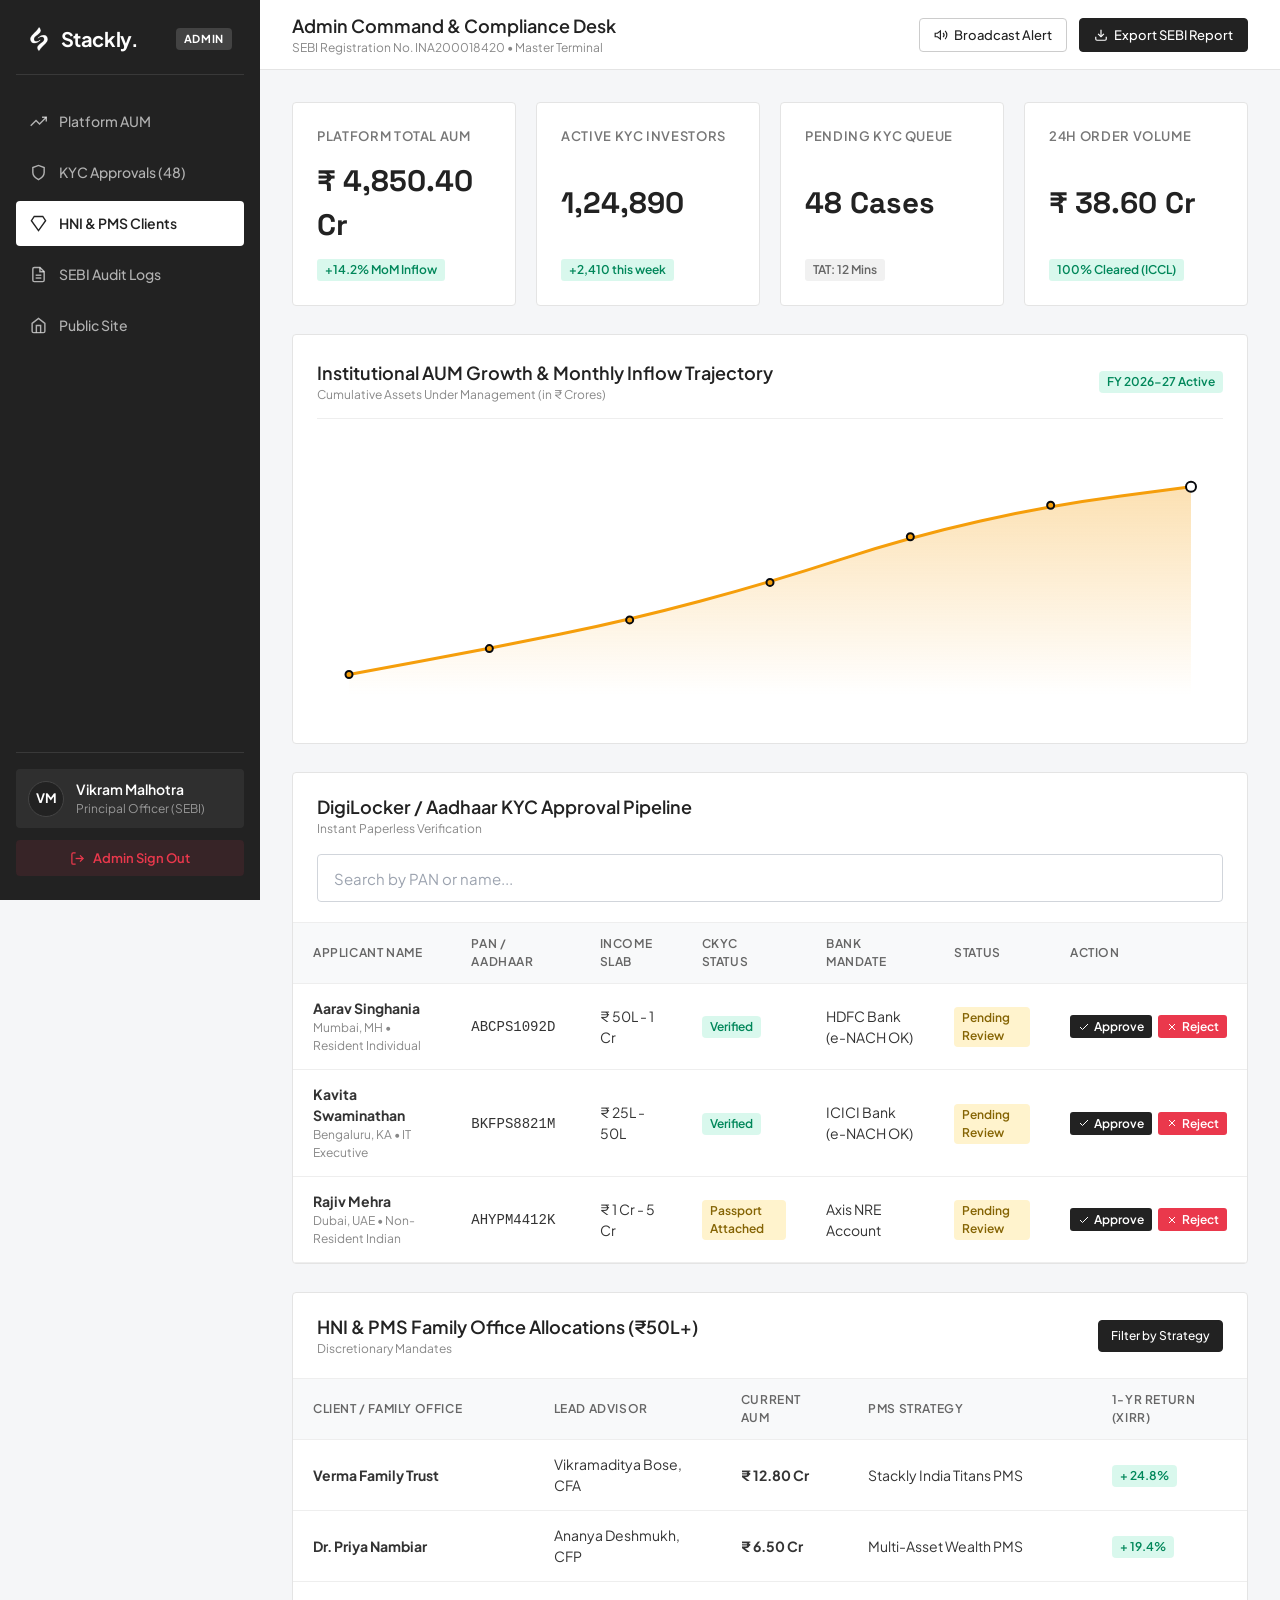
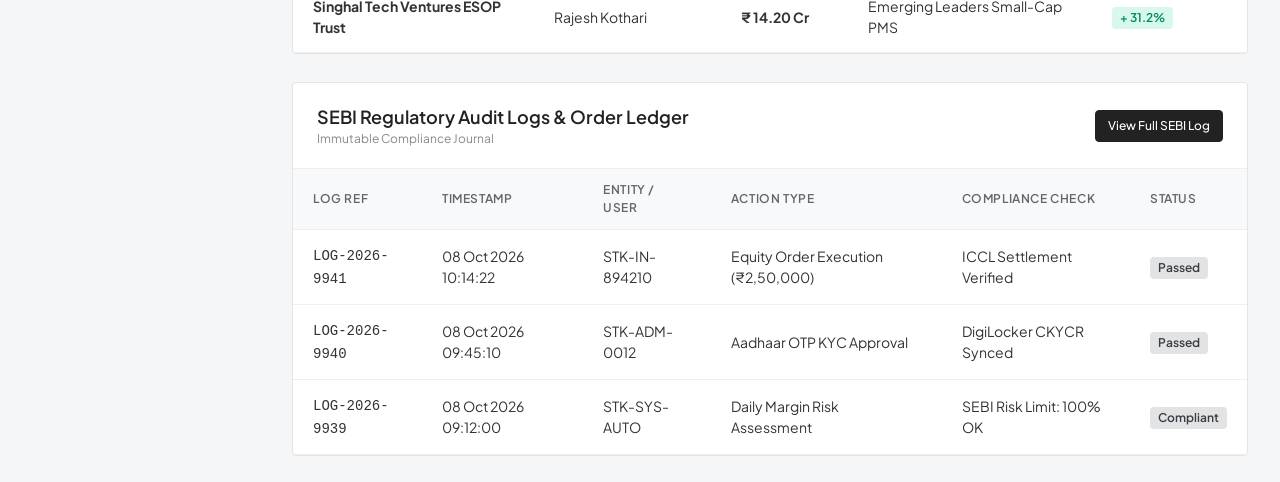
<file: admin-dashboard.html>
<!DOCTYPE html>
<html lang="en">
<head>
  <meta charset="UTF-8">
  <meta name="viewport" content="width=device-width, initial-scale=1.0">
  <title>Stackly</title>
  <meta name="description" content="SEBI compliance oversight, real-time client KYC verification queue, platform AUM analytics, and transaction audits for Stackly wealth managers.">
  
  <link rel="stylesheet" href="css/style.css">
  <link rel="stylesheet" href="css/dashboard.css">
  <link rel="icon" type="image/webp" href="assets/logo.webp">
</head>
<body>

  <div class="dash-layout">
    <!-- Sidebar -->
    <aside class="dash-sidebar">
      <div>
        <div class="dash-sidebar-brand">
          <a href="index.html" class="nav-brand" style="font-size: 1.25rem;">
            <img src="assets/logo.webp" alt="Stackly" class="dash-brand-logo">
            <span>Stackly.</span>
          </a>
          <span class="dash-role-tag role-admin">Admin</span>
        </div>

        <nav class="dash-nav-menu">
          <a href="#analytics" class="dash-nav-item admin-active">
            <svg width="17" height="17" viewBox="0 0 24 24" fill="none" stroke="currentColor" stroke-width="2">
              <polyline points="23 6 13.5 15.5 8.5 10.5 1 18"></polyline>
              <polyline points="17 6 23 6 23 12"></polyline>
            </svg>
            <span>Platform AUM</span>
          </a>
          <a href="#kyc-queue" class="dash-nav-item">
            <svg width="17" height="17" viewBox="0 0 24 24" fill="none" stroke="currentColor" stroke-width="2">
              <path d="M12 22s8-4 8-10V5l-8-3-8 3v7c0 6 8 10 8 10z"></path>
            </svg>
            <span>KYC Approvals (<span id="pending-kyc-count">48</span>)</span>
          </a>
          <a href="#hni-clients" class="dash-nav-item">
            <svg width="17" height="17" viewBox="0 0 24 24" fill="none" stroke="currentColor" stroke-width="2">
              <polygon points="6 2 18 2 22 8 12 22 2 8 6 2"></polygon>
            </svg>
            <span>HNI & PMS Clients</span>
          </a>
          <a href="#audit-trail" class="dash-nav-item">
            <svg width="17" height="17" viewBox="0 0 24 24" fill="none" stroke="currentColor" stroke-width="2">
              <path d="M14 2H6a2 2 0 0 0-2 2v16a2 2 0 0 0 2 2h12a2 2 0 0 0 2-2V8z"></path>
              <polyline points="14 2 14 8 20 8"></polyline>
              <line x1="16" y1="13" x2="8" y2="13"></line>
              <line x1="16" y1="17" x2="8" y2="17"></line>
            </svg>
            <span>SEBI Audit Logs</span>
          </a>
          <a href="index.html" class="dash-nav-item">
            <svg width="17" height="17" viewBox="0 0 24 24" fill="none" stroke="currentColor" stroke-width="2">
              <path d="M3 9l9-7 9 7v11a2 2 0 0 1-2 2H5a2 2 0 0 1-2-2z"></path>
              <polyline points="9 22 9 12 15 12 15 22"></polyline>
            </svg>
            <span>Public Site</span>
          </a>
        </nav>
      </div>

      <div class="dash-sidebar-footer">
        <div class="dash-user-card">
          <div class="dash-user-avatar" id="admin-avatar-initials" style="background: #222; color: #fff; border: 1px solid #444;">VM</div>
          <div class="dash-user-info">
            <div class="dash-user-name" id="admin-display-name">Vikram Malhotra</div>
            <div class="dash-user-id" id="admin-display-id">Principal Officer (SEBI)</div>
          </div>
        </div>
        <button class="dash-logout-btn" onclick="window.stacklyLogout()">
          <svg width="15" height="15" viewBox="0 0 24 24" fill="none" stroke="currentColor" stroke-width="2" style="vertical-align: middle;">
            <path d="M9 21H5a2 2 0 0 1-2-2V5a2 2 0 0 1 2-2h4"></path>
            <polyline points="16 17 21 12 16 7"></polyline>
            <line x1="21" y1="12" x2="9" y2="12"></line>
          </svg>
          <span>Admin Sign Out</span>
        </button>
      </div>
    </aside>

    <!-- Main Content -->
    <main class="dash-main">
      <header class="dash-topbar">
        <div style="display: flex; align-items: center; gap: 16px;">
          <button class="dash-mobile-menu-btn" style="display: none; padding: 6px 10px; background: #222; color: #fff; border-radius: 4px; align-items: center;" aria-label="Toggle Menu">
            <svg width="18" height="18" viewBox="0 0 24 24" fill="none" stroke="currentColor" stroke-width="2">
              <line x1="3" y1="12" x2="21" y2="12"></line>
              <line x1="3" y1="6" x2="21" y2="6"></line>
              <line x1="3" y1="18" x2="21" y2="18"></line>
            </svg>
          </button>
          <div>
            <div class="dash-greeting-title" id="admin-topbar-title">Admin Command & Compliance Desk</div>
            <div class="dash-greeting-sub">SEBI Registration No. INA200018420 • Master Terminal</div>
          </div>
        </div>

        <div style="display: flex; align-items: center; gap: 12px;">
          <button class="button is-outline w-button btn-open-broadcast" style="padding: 8px 14px; font-size: 0.8125rem; border-color: #ccc; color: #222; display: flex; align-items: center; gap: 6px;">
            <svg width="14" height="14" viewBox="0 0 24 24" fill="none" stroke="currentColor" stroke-width="2">
              <polygon points="11 5 6 9 2 9 2 15 6 15 11 19 11 5"></polygon>
              <path d="M19.07 4.93a10 10 0 0 1 0 14.14M15.54 8.46a5 5 0 0 1 0 7.07"></path>
            </svg>
            Broadcast Alert
          </button>
          <button class="button is-dark w-button btn-export-report" style="padding: 8px 14px; font-size: 0.8125rem; display: flex; align-items: center; gap: 6px;">
            <svg width="14" height="14" viewBox="0 0 24 24" fill="none" stroke="currentColor" stroke-width="2">
              <path d="M21 15v4a2 2 0 0 1-2 2H5a2 2 0 0 1-2-2v-4"></path>
              <polyline points="7 10 12 15 17 10"></polyline>
              <line x1="12" y1="15" x2="12" y2="3"></line>
            </svg>
            Export SEBI Report
          </button>
        </div>
      </header>

      <div class="dash-content">
        <!-- Master Stats -->
        <div class="dash-metrics-grid">
          <div class="dash-stat-card">
            <span class="dash-stat-title">Platform Total AUM</span>
            <div class="dash-stat-value">₹ 4,850.40 Cr</div>
            <div class="dash-stat-badge badge-up">+14.2% MoM Inflow</div>
          </div>

          <div class="dash-stat-card">
            <span class="dash-stat-title">Active KYC Investors</span>
            <div class="dash-stat-value">1,24,890</div>
            <div class="dash-stat-badge badge-up">+2,410 this week</div>
          </div>

          <div class="dash-stat-card">
            <span class="dash-stat-title">Pending KYC Queue</span>
            <div class="dash-stat-value">48 Cases</div>
            <div class="dash-stat-badge badge-neutral">TAT: 12 Mins</div>
          </div>

          <div class="dash-stat-card">
            <span class="dash-stat-title">24H Order Volume</span>
            <div class="dash-stat-value">₹ 38.60 Cr</div>
            <div class="dash-stat-badge badge-up">100% Cleared (ICCL)</div>
          </div>
        </div>

        <!-- AUM Chart Section -->
        <section class="dash-panel" id="analytics">
          <div class="dash-panel-header">
            <div>
              <h3 class="dash-panel-title">Institutional AUM Growth & Monthly Inflow Trajectory</h3>
              <div class="text-size-tiny" style="color: #888;">Cumulative Assets Under Management (in ₹ Crores)</div>
            </div>
            <span class="status-pill status-active">FY 2026-27 Active</span>
          </div>
          <div class="chart-container">
            <canvas id="adminAumChartCanvas"></canvas>
          </div>
        </section>

        <!-- KYC Queue Table Section -->
        <section class="dash-table-panel" id="kyc-queue">
          <div class="dash-table-header">
            <div>
              <h3 class="dash-panel-title">DigiLocker / Aadhaar KYC Approval Pipeline</h3>
              <div class="text-size-tiny" style="color: #888;">Instant Paperless Verification</div>
            </div>
            <input type="text" id="admin-client-search" class="dash-search-input" placeholder="Search by PAN or name...">
          </div>

          <div style="overflow-x: auto;">
            <table class="dash-table">
              <thead>
                <tr>
                  <th>Applicant Name</th>
                  <th>PAN / Aadhaar</th>
                  <th>Income Slab</th>
                  <th>CKYC Status</th>
                  <th>Bank Mandate</th>
                  <th>Status</th>
                  <th>Action</th>
                </tr>
              </thead>
              <tbody class="admin-clients-body">
                <tr>
                  <td>
                    <strong class="kyc-client-name">Aarav Singhania</strong>
                    <div class="text-size-tiny" style="color: #888;">Mumbai, MH • Resident Individual</div>
                  </td>
                  <td><code>ABCPS1092D</code></td>
                  <td>₹ 50L - 1 Cr</td>
                  <td><span class="status-pill status-active">Verified</span></td>
                  <td>HDFC Bank (e-NACH OK)</td>
                  <td class="kyc-status-cell"><span class="status-pill status-pending">Pending Review</span></td>
                  <td class="kyc-action-cell">
                    <div style="display: flex; gap: 6px;">
                      <button class="btn-table-action btn-approve btn-approve-kyc" style="display: inline-flex; align-items: center; gap: 4px;">
                        <svg width="12" height="12" viewBox="0 0 24 24" fill="none" stroke="currentColor" stroke-width="2"><polyline points="20 6 9 17 4 12"></polyline></svg>
                        Approve
                      </button>
                      <button class="btn-table-action btn-reject btn-reject-kyc" style="display: inline-flex; align-items: center; gap: 4px;">
                        <svg width="12" height="12" viewBox="0 0 24 24" fill="none" stroke="currentColor" stroke-width="2"><line x1="18" y1="6" x2="6" y2="18"></line><line x1="6" y1="6" x2="18" y2="18"></line></svg>
                        Reject
                      </button>
                    </div>
                  </td>
                </tr>

                <tr>
                  <td>
                    <strong class="kyc-client-name">Kavita Swaminathan</strong>
                    <div class="text-size-tiny" style="color: #888;">Bengaluru, KA • IT Executive</div>
                  </td>
                  <td><code>BKFPS8821M</code></td>
                  <td>₹ 25L - 50L</td>
                  <td><span class="status-pill status-active">Verified</span></td>
                  <td>ICICI Bank (e-NACH OK)</td>
                  <td class="kyc-status-cell"><span class="status-pill status-pending">Pending Review</span></td>
                  <td class="kyc-action-cell">
                    <div style="display: flex; gap: 6px;">
                      <button class="btn-table-action btn-approve btn-approve-kyc" style="display: inline-flex; align-items: center; gap: 4px;">
                        <svg width="12" height="12" viewBox="0 0 24 24" fill="none" stroke="currentColor" stroke-width="2"><polyline points="20 6 9 17 4 12"></polyline></svg>
                        Approve
                      </button>
                      <button class="btn-table-action btn-reject btn-reject-kyc" style="display: inline-flex; align-items: center; gap: 4px;">
                        <svg width="12" height="12" viewBox="0 0 24 24" fill="none" stroke="currentColor" stroke-width="2"><line x1="18" y1="6" x2="6" y2="18"></line><line x1="6" y1="6" x2="18" y2="18"></line></svg>
                        Reject
                      </button>
                    </div>
                  </td>
                </tr>

                <tr>
                  <td>
                    <strong class="kyc-client-name">Rajiv Mehra</strong>
                    <div class="text-size-tiny" style="color: #888;">Dubai, UAE • Non-Resident Indian</div>
                  </td>
                  <td><code>AHYPM4412K</code></td>
                  <td>₹ 1 Cr - 5 Cr</td>
                  <td><span class="status-pill status-pending">Passport Attached</span></td>
                  <td>Axis NRE Account</td>
                  <td class="kyc-status-cell"><span class="status-pill status-pending">Pending Review</span></td>
                  <td class="kyc-action-cell">
                    <div style="display: flex; gap: 6px;">
                      <button class="btn-table-action btn-approve btn-approve-kyc" style="display: inline-flex; align-items: center; gap: 4px;">
                        <svg width="12" height="12" viewBox="0 0 24 24" fill="none" stroke="currentColor" stroke-width="2"><polyline points="20 6 9 17 4 12"></polyline></svg>
                        Approve
                      </button>
                      <button class="btn-table-action btn-reject btn-reject-kyc" style="display: inline-flex; align-items: center; gap: 4px;">
                        <svg width="12" height="12" viewBox="0 0 24 24" fill="none" stroke="currentColor" stroke-width="2"><line x1="18" y1="6" x2="6" y2="18"></line><line x1="6" y1="6" x2="18" y2="18"></line></svg>
                        Reject
                      </button>
                    </div>
                  </td>
                </tr>
              </tbody>
            </table>
          </div>
        </section>

        <!-- HNI Clients Section -->
        <section class="dash-table-panel" id="hni-clients">
          <div class="dash-table-header">
            <div>
              <h3 class="dash-panel-title">HNI & PMS Family Office Allocations (₹50L+)</h3>
              <div class="text-size-tiny" style="color: #888;">Discretionary Mandates</div>
            </div>
            <a href="404.html" class="button is-dark w-button" style="padding: 6px 12px; font-size: 0.75rem;">Filter by Strategy</a>
          </div>

          <div style="overflow-x: auto;">
            <table class="dash-table">
              <thead>
                <tr>
                  <th>Client / Family Office</th>
                  <th>Lead Advisor</th>
                  <th>Current AUM</th>
                  <th>PMS Strategy</th>
                  <th>1-Yr Return (XIRR)</th>
                </tr>
              </thead>
              <tbody>
                <tr>
                  <td><strong>Verma Family Trust</strong></td>
                  <td>Vikramaditya Bose, CFA</td>
                  <td><strong>₹ 12.80 Cr</strong></td>
                  <td>Stackly India Titans PMS</td>
                  <td><span class="status-pill status-active">+ 24.8%</span></td>
                </tr>
                <tr>
                  <td><strong>Dr. Priya Nambiar</strong></td>
                  <td>Ananya Deshmukh, CFP</td>
                  <td><strong>₹ 6.50 Cr</strong></td>
                  <td>Multi-Asset Wealth PMS</td>
                  <td><span class="status-pill status-active">+ 19.4%</span></td>
                </tr>
                <tr>
                  <td><strong>Singhal Tech Ventures ESOP Trust</strong></td>
                  <td>Rajesh Kothari</td>
                  <td><strong>₹ 14.20 Cr</strong></td>
                  <td>Emerging Leaders Small-Cap PMS</td>
                  <td><span class="status-pill status-active">+ 31.2%</span></td>
                </tr>
              </tbody>
            </table>
          </div>
        </section>

        <!-- SEBI Audit Logs Section -->
        <section class="dash-table-panel" id="audit-trail">
          <div class="dash-table-header">
            <div>
              <h3 class="dash-panel-title">SEBI Regulatory Audit Logs & Order Ledger</h3>
              <div class="text-size-tiny" style="color: #888;">Immutable Compliance Journal</div>
            </div>
            <a href="404.html" class="button is-dark w-button" style="padding: 6px 12px; font-size: 0.75rem;">View Full SEBI Log</a>
          </div>

          <div style="overflow-x: auto;">
            <table class="dash-table">
              <thead>
                <tr>
                  <th>Log Ref</th>
                  <th>Timestamp</th>
                  <th>Entity / User</th>
                  <th>Action Type</th>
                  <th>Compliance Check</th>
                  <th>Status</th>
                </tr>
              </thead>
              <tbody>
                <tr>
                  <td><code>LOG-2026-9941</code></td>
                  <td>08 Oct 2026 10:14:22</td>
                  <td>STK-IN-894210</td>
                  <td>Equity Order Execution (₹2,50,000)</td>
                  <td>ICCL Settlement Verified</td>
                  <td><span class="status-pill status-completed">Passed</span></td>
                </tr>
                <tr>
                  <td><code>LOG-2026-9940</code></td>
                  <td>08 Oct 2026 09:45:10</td>
                  <td>STK-ADM-0012</td>
                  <td>Aadhaar OTP KYC Approval</td>
                  <td>DigiLocker CKYCR Synced</td>
                  <td><span class="status-pill status-completed">Passed</span></td>
                </tr>
                <tr>
                  <td><code>LOG-2026-9939</code></td>
                  <td>08 Oct 2026 09:12:00</td>
                  <td>STK-SYS-AUTO</td>
                  <td>Daily Margin Risk Assessment</td>
                  <td>SEBI Risk Limit: 100% OK</td>
                  <td><span class="status-pill status-completed">Compliant</span></td>
                </tr>
              </tbody>
            </table>
          </div>
        </section>
      </div>
    </main>
  </div>

  <!-- Broadcast Alert Modal -->
  <div class="dash-modal-backdrop" id="broadcast-modal">
    <div class="dash-modal-card">
      <div class="dash-modal-header">
        <h3 class="dash-modal-title">Broadcast Market Alert</h3>
        <span class="dash-modal-close" id="broadcast-close" style="display: flex; align-items: center; cursor: pointer;">
          <svg width="20" height="20" viewBox="0 0 24 24" fill="none" stroke="currentColor" stroke-width="2">
            <line x1="18" y1="6" x2="6" y2="18"></line>
            <line x1="6" y1="6" x2="18" y2="18"></line>
          </svg>
        </span>
      </div>

      <form id="broadcast-form">
        <div class="form-group">
          <label class="form-label" for="broadcast-title-input">Headline *</label>
          <input type="text" id="broadcast-title-input" class="w-input" placeholder="e.g. RBI Monetary Policy: Repo Rate Unchanged at 6.50%" required>
        </div>

        <div class="form-group">
          <label class="form-label" for="broadcast-audience-select">Target Audience</label>
          <select class="w-select" id="broadcast-audience-select">
            <option value="All Active Investors">All Active Investors (1,24,890)</option>
            <option value="HNI & PMS Clients Only">HNI & PMS Clients Only (₹50L+)</option>
            <option value="NRI Investors Only">NRI Investors Only</option>
          </select>
        </div>

        <div class="form-group" style="margin-bottom: 1.5rem;">
          <label class="form-label">Guidance Note *</label>
          <textarea class="w-input" required>Maintain ongoing equity SIP allocations without changes. Debt yields remain attractive for incremental 3-year government paper.</textarea>
        </div>

        <button type="submit" class="button is-dark w-button is-full-width">
          Push Notification to All Devices
        </button>
      </form>
    </div>
  </div>

  <script src="js/main.js"></script>
  <script src="js/auth.js"></script>
  <script src="js/admin-dashboard.js"></script>
</body>
</html>
</file>
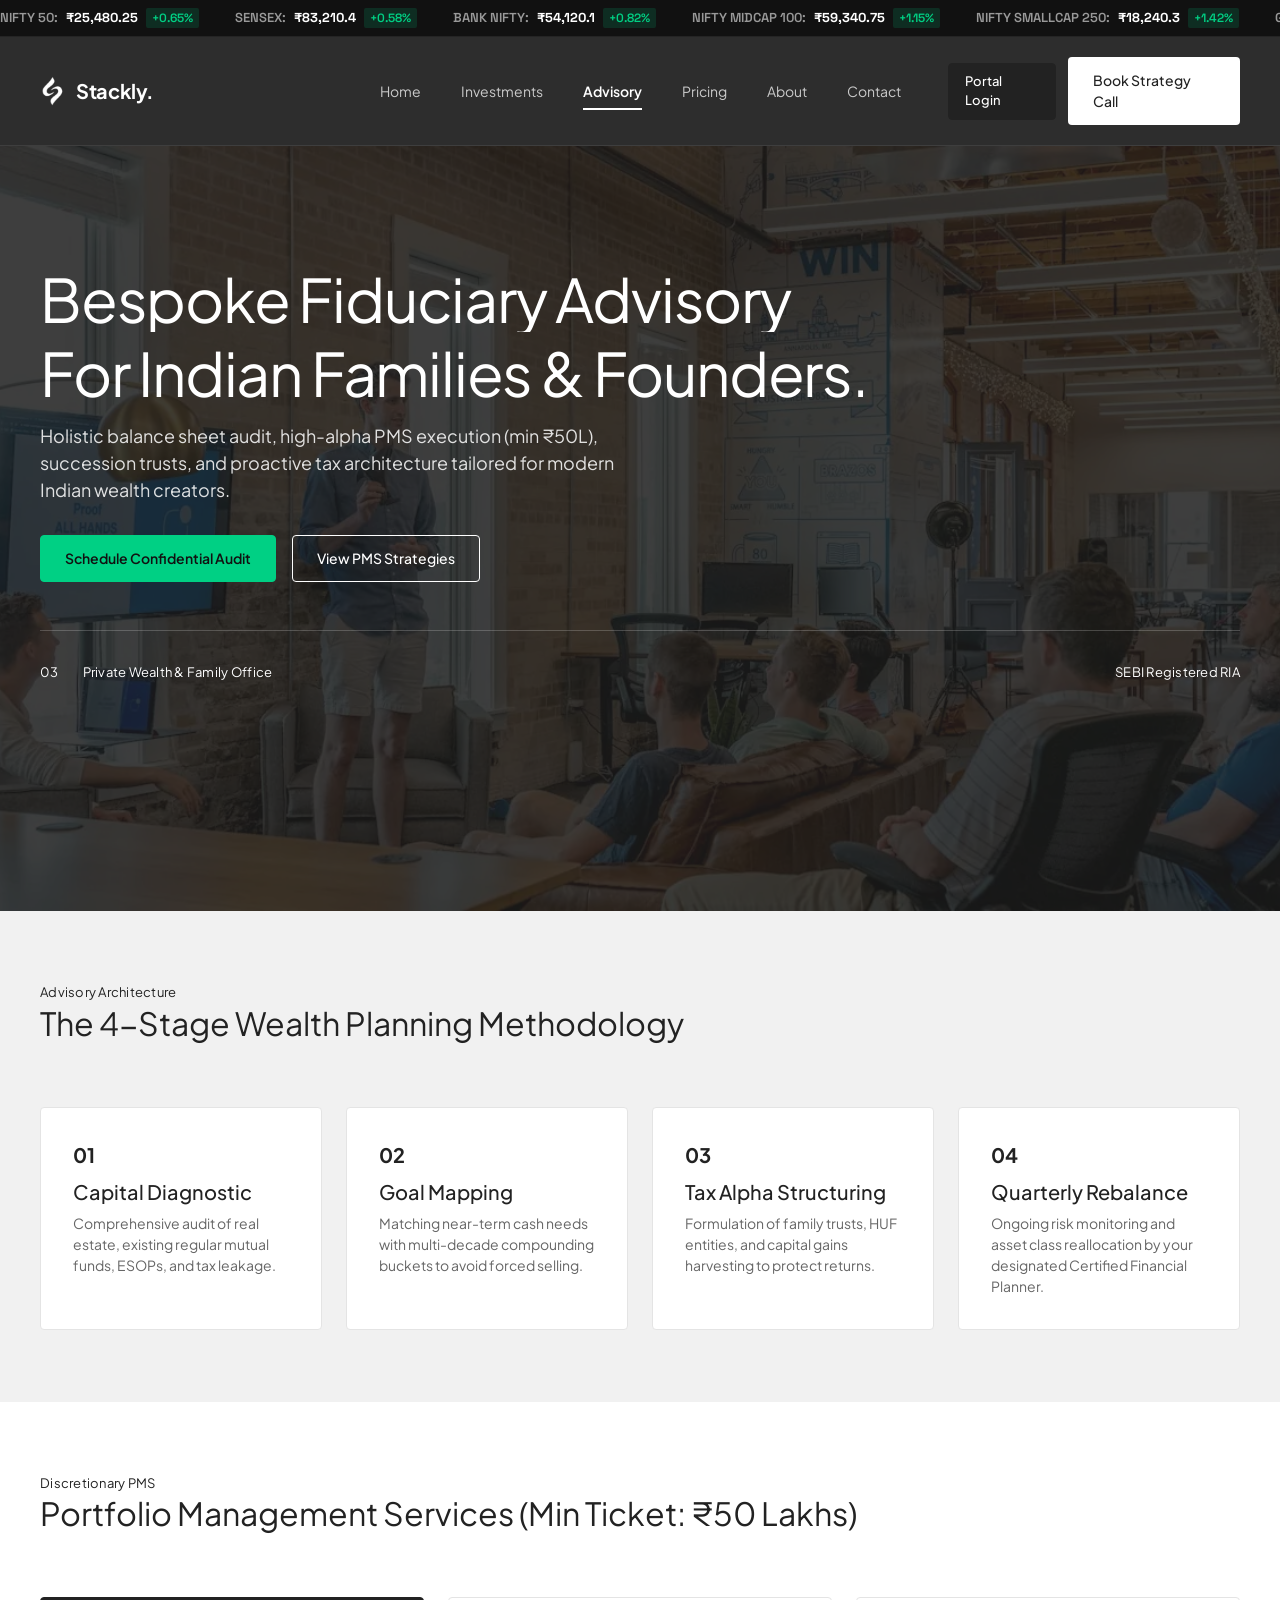
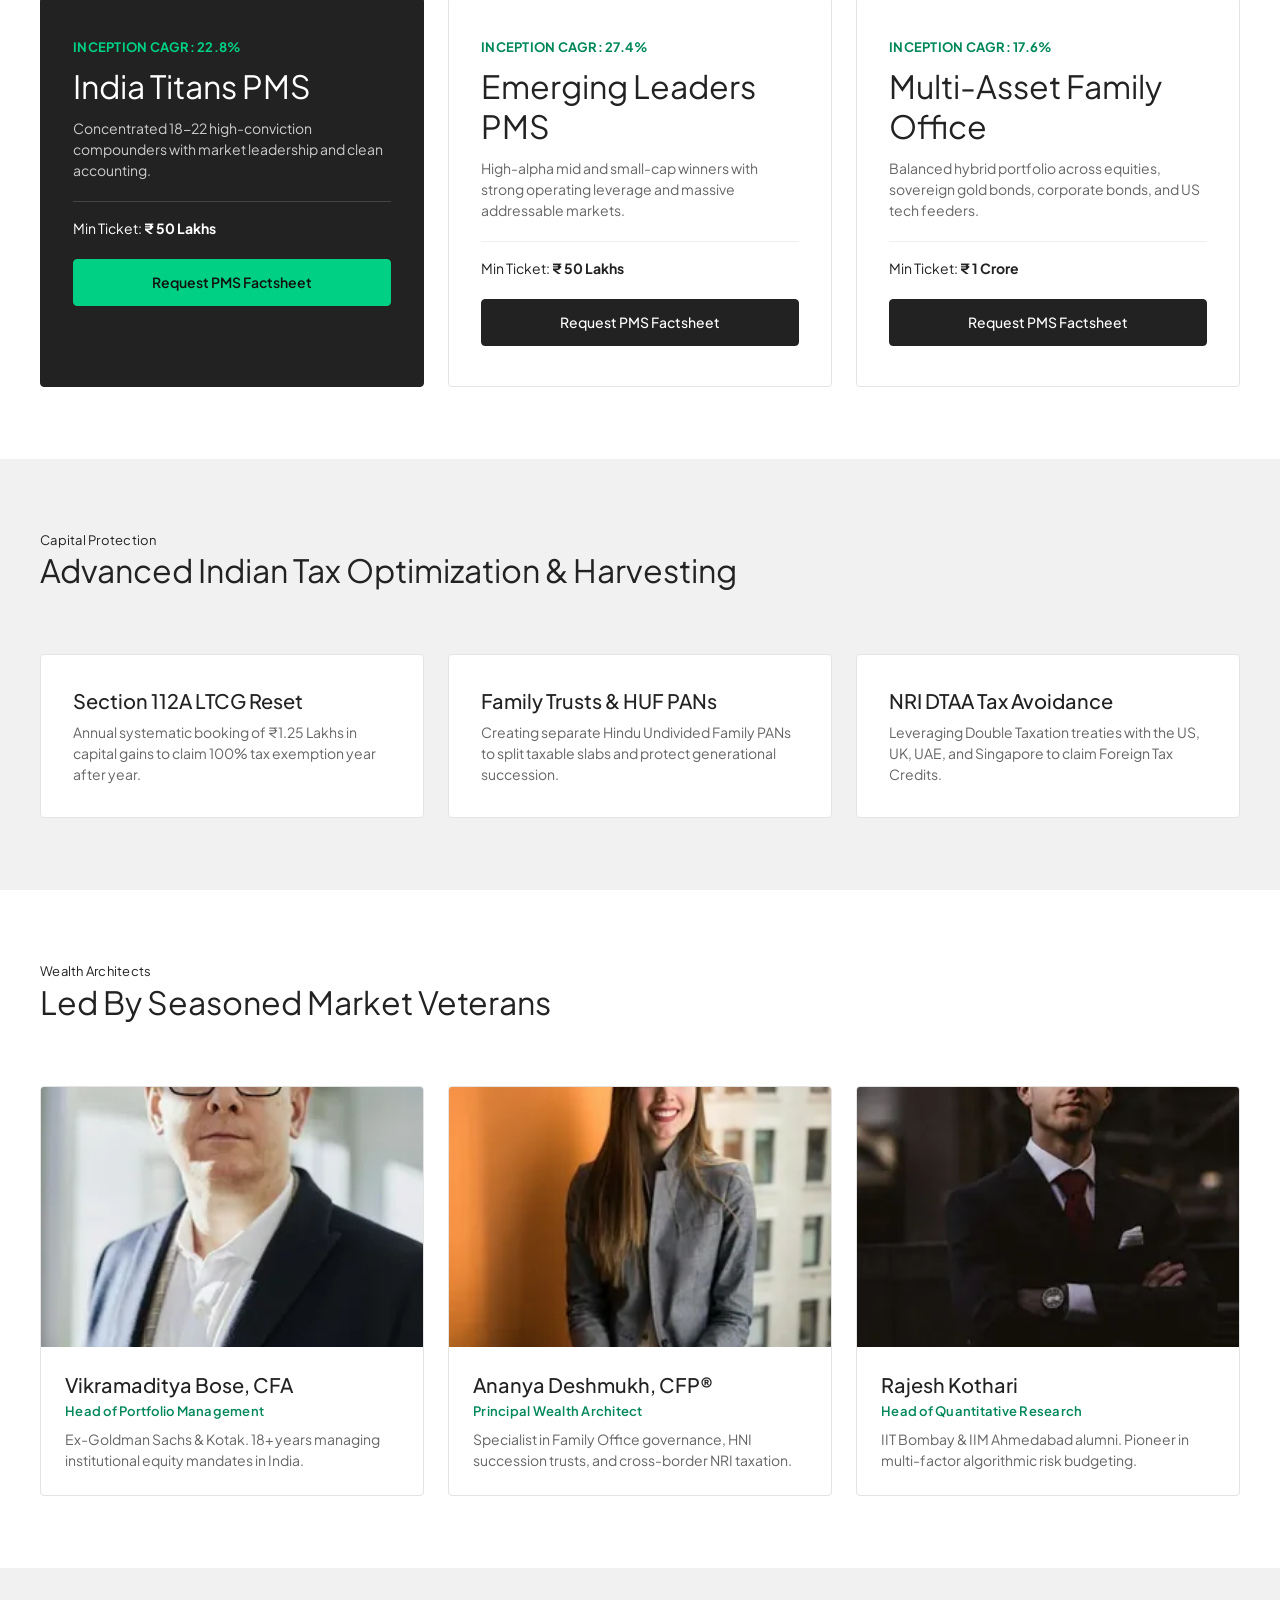
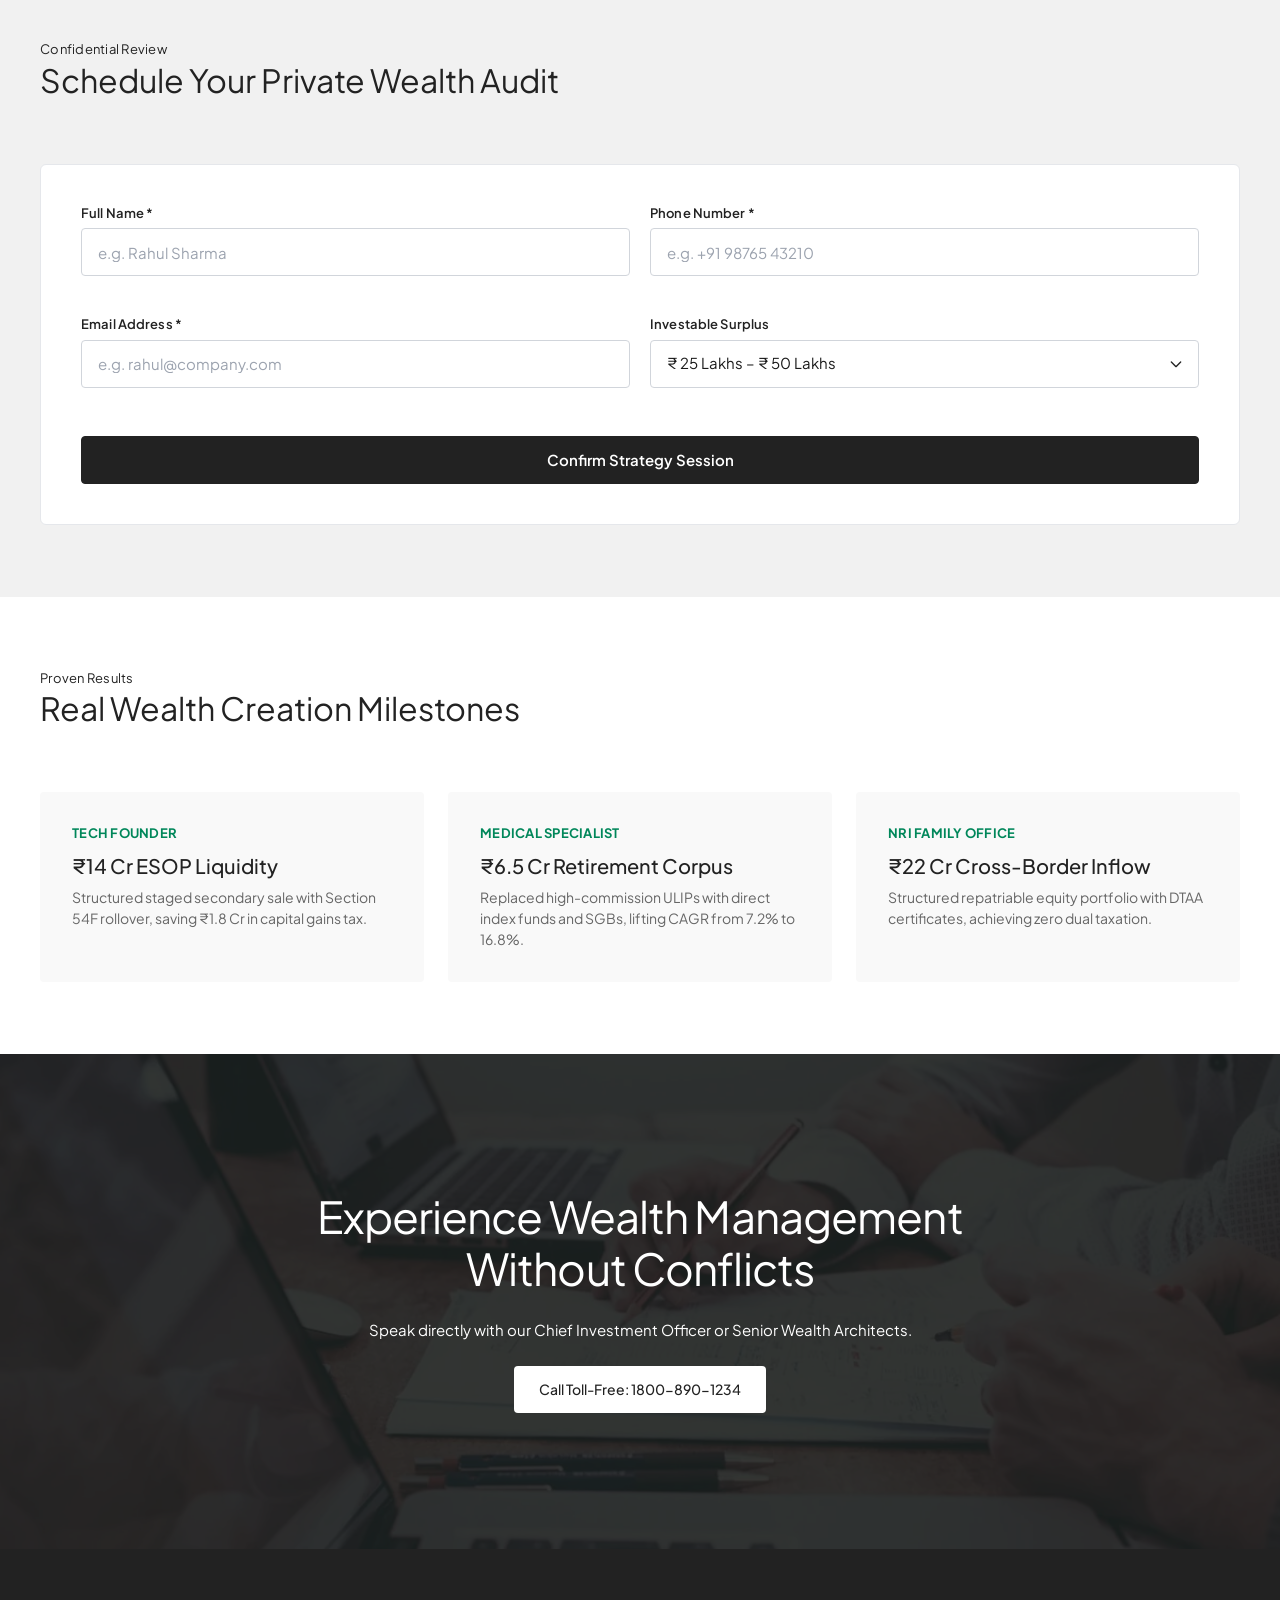
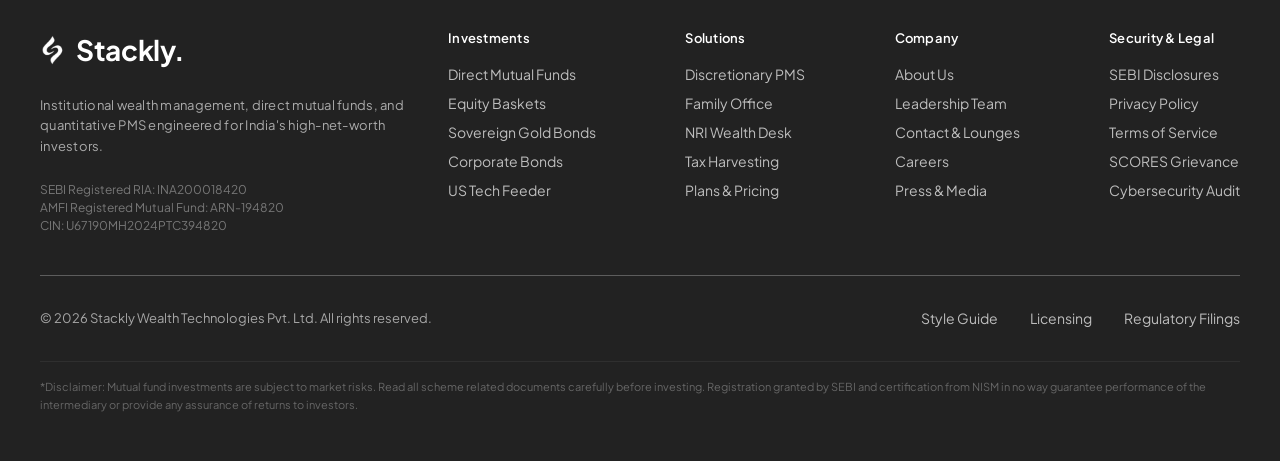
<file: advisory.html>
<!DOCTYPE html>
<html lang="en">
<head>
  <meta charset="UTF-8">
  <meta name="viewport" content="width=device-width, initial-scale=1.0">
  <title>Stackly</title>
  <meta name="description" content="Bespoke Portfolio Management Services (PMS) and personalized fiduciary wealth advisory for High-Net-Worth Individuals (HNIs), business families, and NRIs.">
  
  <link rel="stylesheet" href="css/style.css">
  <link rel="icon" type="image/webp" href="assets/logo.webp">
</head>
<body>

  <!-- Top Market Ticker Ribbon -->
  <div class="market-ticker-bar">
    <div class="ticker-track"></div>
  </div>

  <!-- Vanguard Navigation Component -->
  <div class="nav_component">
    <div class="padding-global">
      <div class="nav-wrapper">
        <div class="nav-brand-wrapper">
          <a href="index.html" class="nav-brand">
            <img src="assets/logo.webp" alt="Stackly" class="nav-brand-logo">
            <span class="text-size-large">Stackly.</span>
          </a>
        </div>
        <nav class="nav-menu">
          <a href="index.html" class="nav_menu_link">Home</a>
          <a href="investments.html" class="nav_menu_link">Investments</a>
          <a href="advisory.html" class="nav_menu_link active">Advisory</a>
          <a href="pricing.html" class="nav_menu_link">Pricing</a>
          <a href="about.html" class="nav_menu_link">About</a>
          <a href="contact.html" class="nav_menu_link">Contact</a>
        </nav>
        <div class="nav-button-wrapper">
          <a href="login.html" class="button is-dark w-button" style="padding: 8px 16px; font-size: 0.8125rem;">Portal Login</a>
          <a href="#book-consult" class="button w-button">Book Strategy Call</a>
          <div class="nav_button mobile-toggle" aria-label="Toggle navigation menu">
            <svg width="20" height="20" viewBox="0 0 24 24" fill="none" stroke="currentColor" stroke-width="2">
              <line x1="3" y1="12" x2="21" y2="12"></line>
              <line x1="3" y1="6" x2="21" y2="6"></line>
              <line x1="3" y1="18" x2="21" y2="18"></line>
            </svg>
          </div>
        </div>
      </div>
    </div>
  </div>

  <!-- Mobile Drawer -->
  <div class="mobile-nav-drawer">
    <div class="mobile-nav-links">
      <a href="index.html" class="mobile-nav-link">Home <span>→</span></a>
      <a href="investments.html" class="mobile-nav-link">Investments <span>→</span></a>
      <a href="advisory.html" class="mobile-nav-link active">Advisory <span>→</span></a>
      <a href="pricing.html" class="mobile-nav-link">Pricing <span>→</span></a>
      <a href="about.html" class="mobile-nav-link">About <span>→</span></a>
      <a href="contact.html" class="mobile-nav-link">Contact <span>→</span></a>
    </div>
    <div style="display: flex; flex-direction: column; gap: 12px; margin-top: 24px;">
      <a href="login.html" class="button is-outline w-button" style="width: 100%;">Portal Login</a>
      <a href="404.html" class="button w-button" style="width: 100%;">Open Free Account</a>
    </div>
  </div>

  <main class="main-wrapper is-relative">
    <!-- SECTION 1: HERO -->
    <section class="section-home-hero is-relative">
      <img class="full-image-absolute" src="assets/hero-advisory.webp" alt="Wealth Advisory">
      <div class="image-overlay"></div>

      <div class="padding-global padding-section-small is-full-height">
        <div class="home-hero-wrapper">
          <div class="home-heading-first">
            <div class="heading-wrapper">
              <h1 class="heading-style-h1">Bespoke Fiduciary Advisory</h1>
            </div>
            <div class="heading-wrapper">
              <h1 class="heading-style-h1">for Indian Families & Founders.</h1>
            </div>
            <div class="text-size-medium" style="margin-top: 1rem; color: rgba(255,255,255,0.85); max-width: 600px;">
              Holistic balance sheet audit, high-alpha PMS execution (min ₹50L), succession trusts, and proactive tax architecture tailored for modern Indian wealth creators.
            </div>
            <div style="margin-top: 2rem; display: flex; gap: 1rem; flex-wrap: wrap;">
              <a href="#book-consult" class="button is-brand w-button">Schedule Confidential Audit</a>
              <a href="#pms-tiers" class="button is-outline w-button">View PMS Strategies</a>
            </div>
          </div>

          <div class="home-heading-second">
            <div class="text-size-small">03</div>
            <div class="text-size-small">Private Wealth & Family Office</div>
            <div class="text-size-small">SEBI Registered RIA</div>
          </div>
        </div>
      </div>
    </section>

    <!-- SECTION 2: ADVISORY BLUEPRINT -->
    <section class="section-home-benefit background-color-tertiary">
      <div class="padding-global padding-section-small">
        <div class="section-grid-x12">
          <div class="col-span-12 margin-bottom">
            <div class="text-size-small">Advisory Architecture</div>
            <h2 class="heading-style-h3">The 4-Stage Wealth Planning Methodology</h2>
          </div>

          <div class="col-span-3" style="background: #fff; padding: 2rem; border-radius: 4px; border: 1px solid #e4e4e4;">
            <div class="text-size-large" style="font-weight: 700;">01</div>
            <h3 class="heading-style-h4" style="margin-top: 8px;">Capital Diagnostic</h3>
            <p style="color: #666; margin-top: 8px;">Comprehensive audit of real estate, existing regular mutual funds, ESOPs, and tax leakage.</p>
          </div>

          <div class="col-span-3" style="background: #fff; padding: 2rem; border-radius: 4px; border: 1px solid #e4e4e4;">
            <div class="text-size-large" style="font-weight: 700;">02</div>
            <h3 class="heading-style-h4" style="margin-top: 8px;">Goal Mapping</h3>
            <p style="color: #666; margin-top: 8px;">Matching near-term cash needs with multi-decade compounding buckets to avoid forced selling.</p>
          </div>

          <div class="col-span-3" style="background: #fff; padding: 2rem; border-radius: 4px; border: 1px solid #e4e4e4;">
            <div class="text-size-large" style="font-weight: 700;">03</div>
            <h3 class="heading-style-h4" style="margin-top: 8px;">Tax Alpha Structuring</h3>
            <p style="color: #666; margin-top: 8px;">Formulation of family trusts, HUF entities, and capital gains harvesting to protect returns.</p>
          </div>

          <div class="col-span-3" style="background: #fff; padding: 2rem; border-radius: 4px; border: 1px solid #e4e4e4;">
            <div class="text-size-large" style="font-weight: 700;">04</div>
            <h3 class="heading-style-h4" style="margin-top: 8px;">Quarterly Rebalance</h3>
            <p style="color: #666; margin-top: 8px;">Ongoing risk monitoring and asset class reallocation by your designated Certified Financial Planner.</p>
          </div>
        </div>
      </div>
    </section>

    <!-- SECTION 3: PMS TIERS -->
    <section id="pms-tiers" class="section-home-about background-color-alternate">
      <div class="padding-global padding-section-small">
        <div class="section-grid-x12">
          <div class="col-span-12 margin-bottom">
            <div class="text-size-small">Discretionary PMS</div>
            <h2 class="heading-style-h3">Portfolio Management Services (Min Ticket: ₹50 Lakhs)</h2>
          </div>

          <div class="col-span-4" style="border: 1px solid #222; padding: 2.5rem 2rem; border-radius: 4px; background: #222; color: #fff;">
            <div class="text-size-small" style="color: #00d084; font-weight: 700; text-transform: uppercase;">Inception CAGR: 22.8%</div>
            <h3 class="heading-style-h3" style="margin-top: 8px;">India Titans PMS</h3>
            <p style="color: #ccc; margin-top: 12px;">Concentrated 18-22 high-conviction compounders with market leadership and clean accounting.</p>
            <div style="margin: 20px 0; padding-top: 16px; border-top: 1px solid rgba(255,255,255,0.15); font-size: 0.875rem;">
              Min Ticket: <strong>₹ 50 Lakhs</strong>
            </div>
            <a href="#book-consult" class="button is-brand w-button" style="width: 100%; text-align: center;">Request PMS Factsheet</a>
          </div>

          <div class="col-span-4" style="border: 1px solid #e4e4e4; padding: 2.5rem 2rem; border-radius: 4px; background: #fff;">
            <div class="text-size-small" style="color: #00875a; font-weight: 700; text-transform: uppercase;">Inception CAGR: 27.4%</div>
            <h3 class="heading-style-h3" style="margin-top: 8px;">Emerging Leaders PMS</h3>
            <p style="color: #666; margin-top: 12px;">High-alpha mid and small-cap winners with strong operating leverage and massive addressable markets.</p>
            <div style="margin: 20px 0; padding-top: 16px; border-top: 1px solid #eee; font-size: 0.875rem;">
              Min Ticket: <strong>₹ 50 Lakhs</strong>
            </div>
            <a href="#book-consult" class="button is-dark w-button" style="width: 100%; text-align: center;">Request PMS Factsheet</a>
          </div>

          <div class="col-span-4" style="border: 1px solid #e4e4e4; padding: 2.5rem 2rem; border-radius: 4px; background: #fff;">
            <div class="text-size-small" style="color: #00875a; font-weight: 700; text-transform: uppercase;">Inception CAGR: 17.6%</div>
            <h3 class="heading-style-h3" style="margin-top: 8px;">Multi-Asset Family Office</h3>
            <p style="color: #666; margin-top: 12px;">Balanced hybrid portfolio across equities, sovereign gold bonds, corporate bonds, and US tech feeders.</p>
            <div style="margin: 20px 0; padding-top: 16px; border-top: 1px solid #eee; font-size: 0.875rem;">
              Min Ticket: <strong>₹ 1 Crore</strong>
            </div>
            <a href="#book-consult" class="button is-dark w-button" style="width: 100%; text-align: center;">Request PMS Factsheet</a>
          </div>
        </div>
      </div>
    </section>

    <!-- SECTION 4: TAX OPTIMIZATION -->
    <section class="section-home-benefit background-color-tertiary">
      <div class="padding-global padding-section-small">
        <div class="section-grid-x12">
          <div class="col-span-12 margin-bottom">
            <div class="text-size-small">Capital Protection</div>
            <h2 class="heading-style-h3">Advanced Indian Tax Optimization & Harvesting</h2>
          </div>

          <div class="col-span-4" style="background: #fff; padding: 2rem; border-radius: 4px; border: 1px solid #e4e4e4;">
            <h3 class="heading-style-h4">Section 112A LTCG Reset</h3>
            <p style="color: #666; margin-top: 8px;">Annual systematic booking of ₹1.25 Lakhs in capital gains to claim 100% tax exemption year after year.</p>
          </div>

          <div class="col-span-4" style="background: #fff; padding: 2rem; border-radius: 4px; border: 1px solid #e4e4e4;">
            <h3 class="heading-style-h4">Family Trusts & HUF PANs</h3>
            <p style="color: #666; margin-top: 8px;">Creating separate Hindu Undivided Family PANs to split taxable slabs and protect generational succession.</p>
          </div>

          <div class="col-span-4" style="background: #fff; padding: 2rem; border-radius: 4px; border: 1px solid #e4e4e4;">
            <h3 class="heading-style-h4">NRI DTAA Tax Avoidance</h3>
            <p style="color: #666; margin-top: 8px;">Leveraging Double Taxation treaties with the US, UK, UAE, and Singapore to claim Foreign Tax Credits.</p>
          </div>
        </div>
      </div>
    </section>

    <!-- SECTION 5: ADVISORY TEAM -->
    <section class="section-home-about background-color-alternate">
      <div class="padding-global padding-section-small">
        <div class="section-grid-x12">
          <div class="col-span-12 margin-bottom">
            <div class="text-size-small">Wealth Architects</div>
            <h2 class="heading-style-h3">Led by Seasoned Market Veterans</h2>
          </div>

          <div class="col-span-4" style="border: 1px solid #e4e4e4; border-radius: 4px; overflow: hidden;">
            <img src="assets/advisor-1.webp" alt="Vikramaditya Bose" style="width: 100%; height: 260px; object-fit: cover;">
            <div style="padding: 1.5rem;">
              <h3 class="heading-style-h4">Vikramaditya Bose, CFA</h3>
              <div class="text-size-small" style="color: #00875a; font-weight: 600; margin-top: 4px;">Head of Portfolio Management</div>
              <p style="color: #666; margin-top: 8px;">Ex-Goldman Sachs & Kotak. 18+ years managing institutional equity mandates in India.</p>
            </div>
          </div>

          <div class="col-span-4" style="border: 1px solid #e4e4e4; border-radius: 4px; overflow: hidden;">
            <img src="assets/advisor-2.webp" alt="Ananya Deshmukh" style="width: 100%; height: 260px; object-fit: cover;">
            <div style="padding: 1.5rem;">
              <h3 class="heading-style-h4">Ananya Deshmukh, CFP®</h3>
              <div class="text-size-small" style="color: #00875a; font-weight: 600; margin-top: 4px;">Principal Wealth Architect</div>
              <p style="color: #666; margin-top: 8px;">Specialist in Family Office governance, HNI succession trusts, and cross-border NRI taxation.</p>
            </div>
          </div>

          <div class="col-span-4" style="border: 1px solid #e4e4e4; border-radius: 4px; overflow: hidden;">
            <img src="assets/advisor-3.webp" alt="Rajesh Kothari" style="width: 100%; height: 260px; object-fit: cover;">
            <div style="padding: 1.5rem;">
              <h3 class="heading-style-h4">Rajesh Kothari</h3>
              <div class="text-size-small" style="color: #00875a; font-weight: 600; margin-top: 4px;">Head of Quantitative Research</div>
              <p style="color: #666; margin-top: 8px;">IIT Bombay & IIM Ahmedabad alumni. Pioneer in multi-factor algorithmic risk budgeting.</p>
            </div>
          </div>
        </div>
      </div>
    </section>

    <!-- SECTION 6: CONFIDENTIAL BOOKING WIDGET -->
    <section id="book-consult" class="section-home-benefit background-color-tertiary">
      <div class="padding-global padding-section-small">
        <div class="section-grid-x12">
          <div class="col-span-12 margin-bottom">
            <div class="text-size-small">Confidential Review</div>
            <h2 class="heading-style-h3">Schedule Your Private Wealth Audit</h2>
          </div>

          <div class="col-span-12">
            <div class="calc-wrapper" style="background: #ffffff; padding: 2.5rem; border: 1px solid #e5e7eb; border-radius: 6px;">
              <form data-ajax="true">
                <div class="form-grid-2">
                  <div class="form-group">
                    <label class="form-label">Full Name *</label>
                    <input type="text" class="w-input" placeholder="e.g. Rahul Sharma" required>
                  </div>
                  <div class="form-group">
                    <label class="form-label">Phone Number *</label>
                    <input type="tel" class="w-input" placeholder="e.g. +91 98765 43210" required>
                  </div>
                </div>

                <div class="form-grid-2">
                  <div class="form-group">
                    <label class="form-label">Email Address *</label>
                    <input type="email" class="w-input" placeholder="e.g. rahul@company.com" required>
                  </div>
                  <div class="form-group">
                    <label class="form-label">Investable Surplus</label>
                    <select class="w-select">
                      <option>₹ 25 Lakhs – ₹ 50 Lakhs</option>
                      <option>₹ 50 Lakhs – ₹ 1 Crore</option>
                      <option>₹ 1 Crore – ₹ 5 Crores</option>
                      <option>₹ 5 Crores+ (Family Office)</option>
                    </select>
                  </div>
                </div>

                <button type="submit" class="button is-dark w-button is-full-width" style="margin-top: 8px;">
                  Confirm Strategy Session
                </button>
              </form>
            </div>
          </div>
        </div>
      </div>
    </section>

    <!-- SECTION 7: CASE STUDIES -->
    <section class="section-home-about background-color-alternate">
      <div class="padding-global padding-section-small">
        <div class="section-grid-x12">
          <div class="col-span-12 margin-bottom">
            <div class="text-size-small">Proven Results</div>
            <h2 class="heading-style-h3">Real Wealth Creation Milestones</h2>
          </div>

          <div class="col-span-4" style="background: #f9f9f9; padding: 2rem; border-radius: 4px;">
            <div class="text-size-small" style="font-weight: 700; color: #00875a;">TECH FOUNDER</div>
            <h3 class="heading-style-h4" style="margin-top: 8px;">₹14 Cr ESOP Liquidity</h3>
            <p style="color: #666; margin-top: 8px;">Structured staged secondary sale with Section 54F rollover, saving ₹1.8 Cr in capital gains tax.</p>
          </div>

          <div class="col-span-4" style="background: #f9f9f9; padding: 2rem; border-radius: 4px;">
            <div class="text-size-small" style="font-weight: 700; color: #00875a;">MEDICAL SPECIALIST</div>
            <h3 class="heading-style-h4" style="margin-top: 8px;">₹6.5 Cr Retirement Corpus</h3>
            <p style="color: #666; margin-top: 8px;">Replaced high-commission ULIPs with direct index funds and SGBs, lifting CAGR from 7.2% to 16.8%.</p>
          </div>

          <div class="col-span-4" style="background: #f9f9f9; padding: 2rem; border-radius: 4px;">
            <div class="text-size-small" style="font-weight: 700; color: #00875a;">NRI FAMILY OFFICE</div>
            <h3 class="heading-style-h4" style="margin-top: 8px;">₹22 Cr Cross-Border Inflow</h3>
            <p style="color: #666; margin-top: 8px;">Structured repatriable equity portfolio with DTAA certificates, achieving zero dual taxation.</p>
          </div>
        </div>
      </div>
    </section>

    <!-- SECTION 8: CTA BANNER -->
    <section class="section-home-cta is-relative">
      <img src="assets/cta-advisory.webp" alt="Fiduciary Wealth" class="full-image-absolute">
      <div class="image-overlay" style="opacity: 0.7;"></div>

      <div class="padding-global padding-section-small is-full-height">
        <div class="home-cta-wrapper">
          <div class="max-width-large text-align-center">
            <div class="cta-wrapper">
              <h2 class="heading-style-h2">Experience Wealth Management Without Conflicts</h2>
              <div class="text-size-regular">Speak directly with our Chief Investment Officer or Senior Wealth Architects.</div>
              <a href="404.html" class="button w-button">Call Toll-Free: 1800-890-1234</a>
            </div>
          </div>
        </div>
      </div>
    </section>
  </main>

  <!-- Vanguard Footer -->
  <footer id="Footer" class="section-home-footer background-color-primary">
    <div class="padding-global">
      <div class="section-grid-x12 margin-bottom">
        <div class="footer-heading">
          <a href="index.html" class="nav-brand" style="margin-bottom: 1rem;">
            <img src="assets/logo.webp" alt="Stackly" class="nav-brand-logo">
            <span class="text-size-large" style="font-size: 1.75rem;">Stackly.</span>
          </a>
          <p class="text-size-small" style="color: #aaaaaa; line-height: 1.6;">
            Institutional wealth management, direct mutual funds, and quantitative PMS engineered for India's high-net-worth investors.
          </p>
          <div style="margin-top: 1rem; font-size: 0.75rem; color: #777; line-height: 1.5;">
            SEBI Registered RIA: INA200018420<br>
            AMFI Registered Mutual Fund: ARN-194820<br>
            CIN: U67190MH2024PTC394820
          </div>
        </div>

        <div class="footer-links">
          <div class="footer-link-wrapper">
            <div class="text-size-small text-weight-semibold">Investments</div>
            <div class="footer-link-cell">
              <a href="investments.html" class="text-style-link is-white">Direct Mutual Funds</a>
              <a href="investments.html" class="text-style-link is-white">Equity Baskets</a>
              <a href="investments.html" class="text-style-link is-white">Sovereign Gold Bonds</a>
              <a href="investments.html" class="text-style-link is-white">Corporate Bonds</a>
              <a href="404.html" class="text-style-link is-white">US Tech Feeder</a>
            </div>
          </div>

          <div class="footer-link-wrapper">
            <div class="text-size-small text-weight-semibold">Solutions</div>
            <div class="footer-link-cell">
              <a href="advisory.html" class="text-style-link is-white">Discretionary PMS</a>
              <a href="advisory.html" class="text-style-link is-white">Family Office</a>
              <a href="advisory.html" class="text-style-link is-white">NRI Wealth Desk</a>
              <a href="advisory.html" class="text-style-link is-white">Tax Harvesting</a>
              <a href="pricing.html" class="text-style-link is-white">Plans & Pricing</a>
            </div>
          </div>

          <div class="footer-link-wrapper">
            <div class="text-size-small text-weight-semibold">Company</div>
            <div class="footer-link-cell">
              <a href="about.html" class="text-style-link is-white">About Us</a>
              <a href="about.html" class="text-style-link is-white">Leadership Team</a>
              <a href="contact.html" class="text-style-link is-white">Contact & Lounges</a>
              <a href="404.html" class="text-style-link is-white">Careers</a>
              <a href="404.html" class="text-style-link is-white">Press & Media</a>
            </div>
          </div>

          <div class="footer-link-wrapper">
            <div class="text-size-small text-weight-semibold">Security & Legal</div>
            <div class="footer-link-cell">
              <a href="404.html" class="text-style-link is-white">SEBI Disclosures</a>
              <a href="404.html" class="text-style-link is-white">Privacy Policy</a>
              <a href="404.html" class="text-style-link is-white">Terms of Service</a>
              <a href="404.html" class="text-style-link is-white">SCORES Grievance</a>
              <a href="404.html" class="text-style-link is-white">Cybersecurity Audit</a>
            </div>
          </div>
        </div>
      </div>

      <div class="line-divider"></div>

      <div class="footer-credential-wrapper is-margined-vertical">
        <div>
          © 2026 Stackly Wealth Technologies Pvt. Ltd. All rights reserved.
        </div>
        <div class="footer-credential-cell">
          <a href="404.html" class="text-style-link is-white">Style Guide</a>
          <a href="404.html" class="text-style-link is-white">Licensing</a>
          <a href="404.html" class="text-style-link is-white">Regulatory Filings</a>
        </div>
      </div>

      <div style="font-size: 0.6875rem; color: #666666; line-height: 1.6; border-top: 1px solid rgba(255,255,255,0.06); padding-top: 1rem;">
        *Disclaimer: Mutual fund investments are subject to market risks. Read all scheme related documents carefully before investing. Registration granted by SEBI and certification from NISM in no way guarantee performance of the intermediary or provide any assurance of returns to investors.
      </div>
    </div>
  </footer>

  <script src="js/main.js"></script>
</body>
</html>
</file>
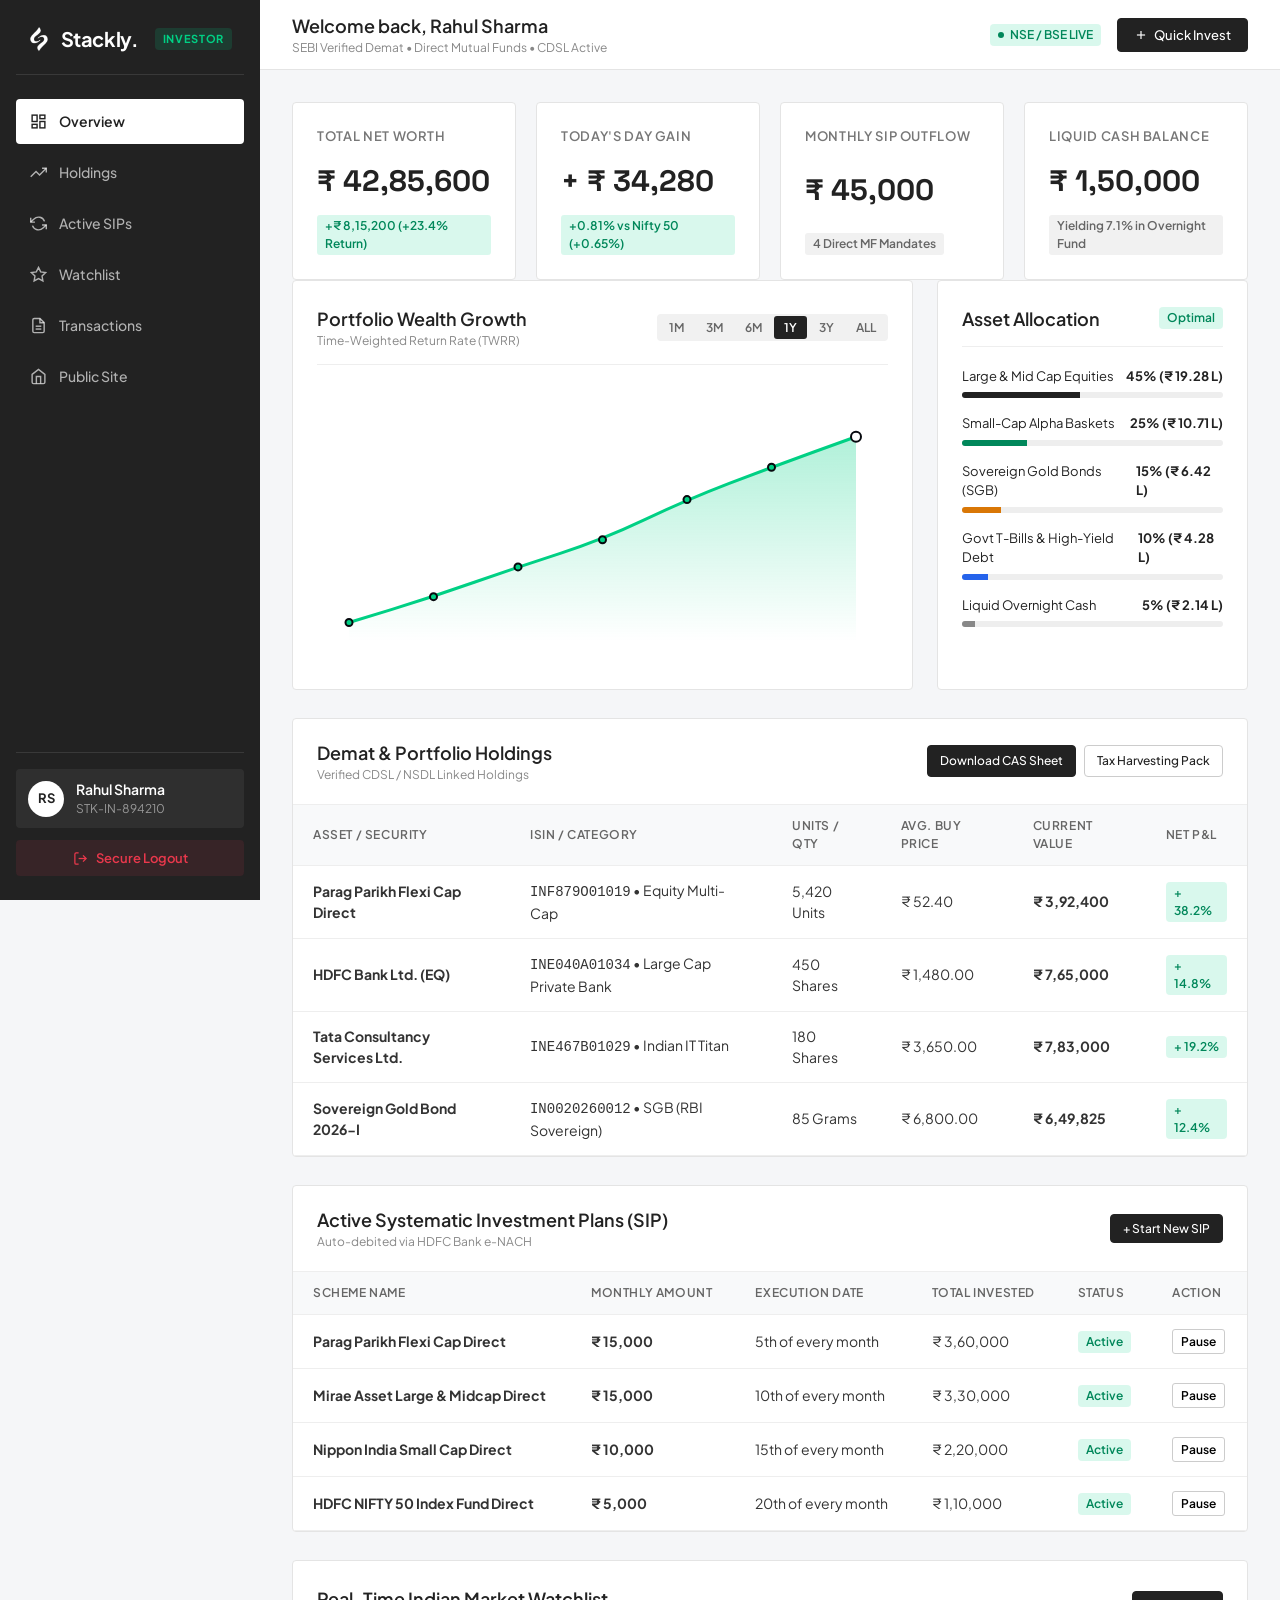
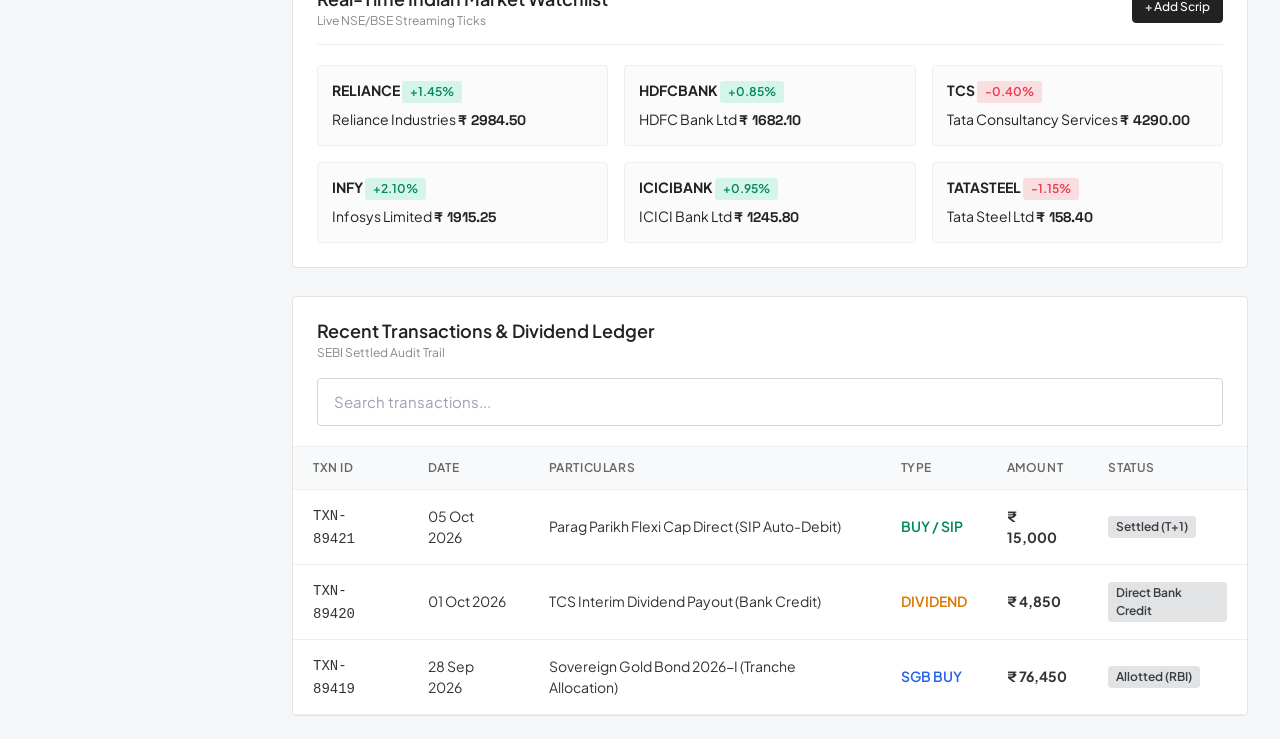
<file: client-dashboard.html>
<!DOCTYPE html>
<html lang="en">
<head>
  <meta charset="UTF-8">
  <meta name="viewport" content="width=device-width, initial-scale=1.0">
  <title>Stackly</title>
  <meta name="description" content="Manage your Indian equity portfolio, direct mutual fund SIPs, Sovereign Gold Bonds, and track compounding wealth.">
  
  <link rel="stylesheet" href="css/style.css">
  <link rel="stylesheet" href="css/dashboard.css">
  <link rel="icon" type="image/webp" href="assets/logo.webp">
</head>
<body>

  <div class="dash-layout">
    <!-- Sidebar -->
    <aside class="dash-sidebar">
      <div>
        <div class="dash-sidebar-brand">
          <a href="index.html" class="nav-brand" style="font-size: 1.25rem;">
            <img src="assets/logo.webp" alt="Stackly" class="dash-brand-logo">
            <span>Stackly.</span>
          </a>
          <span class="dash-role-tag role-client">Investor</span>
        </div>

        <nav class="dash-nav-menu">
          <a href="#overview" class="dash-nav-item active">
            <svg width="17" height="17" viewBox="0 0 24 24" fill="none" stroke="currentColor" stroke-width="2">
              <rect x="3" y="3" width="7" height="9"></rect>
              <rect x="14" y="3" width="7" height="5"></rect>
              <rect x="14" y="12" width="7" height="9"></rect>
              <rect x="3" y="16" width="7" height="5"></rect>
            </svg>
            <span>Overview</span>
          </a>
          <a href="#holdings" class="dash-nav-item">
            <svg width="17" height="17" viewBox="0 0 24 24" fill="none" stroke="currentColor" stroke-width="2">
              <polyline points="23 6 13.5 15.5 8.5 10.5 1 18"></polyline>
              <polyline points="17 6 23 6 23 12"></polyline>
            </svg>
            <span>Holdings</span>
          </a>
          <a href="#sips" class="dash-nav-item">
            <svg width="17" height="17" viewBox="0 0 24 24" fill="none" stroke="currentColor" stroke-width="2">
              <polyline points="1 4 1 10 7 10"></polyline>
              <polyline points="23 20 23 14 17 14"></polyline>
              <path d="M20.49 9A9 9 0 0 0 5.64 5.64L1 10m22 4l-4.64 4.36A9 9 0 0 1 3.51 15"></path>
            </svg>
            <span>Active SIPs</span>
          </a>
          <a href="#watchlist" class="dash-nav-item">
            <svg width="17" height="17" viewBox="0 0 24 24" fill="none" stroke="currentColor" stroke-width="2">
              <polygon points="12 2 15.09 8.26 22 9.27 17 14.14 18.18 21.02 12 17.77 5.82 21.02 7 14.14 2 9.27 8.91 8.26 12 2"></polygon>
            </svg>
            <span>Watchlist</span>
          </a>
          <a href="#transactions" class="dash-nav-item">
            <svg width="17" height="17" viewBox="0 0 24 24" fill="none" stroke="currentColor" stroke-width="2">
              <path d="M14 2H6a2 2 0 0 0-2 2v16a2 2 0 0 0 2 2h12a2 2 0 0 0 2-2V8z"></path>
              <polyline points="14 2 14 8 20 8"></polyline>
              <line x1="16" y1="13" x2="8" y2="13"></line>
              <line x1="16" y1="17" x2="8" y2="17"></line>
            </svg>
            <span>Transactions</span>
          </a>
          <a href="index.html" class="dash-nav-item">
            <svg width="17" height="17" viewBox="0 0 24 24" fill="none" stroke="currentColor" stroke-width="2">
              <path d="M3 9l9-7 9 7v11a2 2 0 0 1-2 2H5a2 2 0 0 1-2-2z"></path>
              <polyline points="9 22 9 12 15 12 15 22"></polyline>
            </svg>
            <span>Public Site</span>
          </a>
        </nav>
      </div>

      <div class="dash-sidebar-footer">
        <div class="dash-user-card">
          <div class="dash-user-avatar" id="dash-avatar-initials">RS</div>
          <div class="dash-user-info">
            <div class="dash-user-name" id="dash-display-name">Rahul Sharma</div>
            <div class="dash-user-id" id="dash-display-id">STK-IN-894210</div>
          </div>
        </div>
        <button class="dash-logout-btn" onclick="window.stacklyLogout()">
          <svg width="15" height="15" viewBox="0 0 24 24" fill="none" stroke="currentColor" stroke-width="2" style="vertical-align: middle;">
            <path d="M9 21H5a2 2 0 0 1-2-2V5a2 2 0 0 1 2-2h4"></path>
            <polyline points="16 17 21 12 16 7"></polyline>
            <line x1="21" y1="12" x2="9" y2="12"></line>
          </svg>
          <span>Secure Logout</span>
        </button>
      </div>
    </aside>

    <!-- Main Content -->
    <main class="dash-main">
      <header class="dash-topbar">
        <div style="display: flex; align-items: center; gap: 16px;">
          <button class="dash-mobile-menu-btn" style="display: none; padding: 6px 10px; background: #222; color: #fff; border-radius: 4px; align-items: center;" aria-label="Toggle Menu">
            <svg width="18" height="18" viewBox="0 0 24 24" fill="none" stroke="currentColor" stroke-width="2">
              <line x1="3" y1="12" x2="21" y2="12"></line>
              <line x1="3" y1="6" x2="21" y2="6"></line>
              <line x1="3" y1="18" x2="21" y2="18"></line>
            </svg>
          </button>
          <div>
            <div class="dash-greeting-title" id="dash-topbar-greeting">Welcome back, Rahul Sharma</div>
            <div class="dash-greeting-sub">SEBI Verified Demat • Direct Mutual Funds • CDSL Active</div>
          </div>
        </div>

        <div style="display: flex; align-items: center; gap: 16px;">
          <span class="status-pill status-active" style="display: flex; align-items: center; gap: 6px;">
            <span style="display: inline-block; width: 6px; height: 6px; border-radius: 50%; background: currentColor;"></span>
            NSE / BSE LIVE
          </span>
          <button class="button is-dark w-button btn-open-quick-invest" style="padding: 8px 16px; font-size: 0.8125rem; display: flex; align-items: center; gap: 6px;">
            <svg width="14" height="14" viewBox="0 0 24 24" fill="none" stroke="currentColor" stroke-width="2">
              <line x1="12" y1="5" x2="12" y2="19"></line>
              <line x1="5" y1="12" x2="19" y2="12"></line>
            </svg>
            Quick Invest
          </button>
        </div>
      </header>

      <div class="dash-content">
        <!-- Section: Overview -->
        <section id="overview" class="dash-section">
          <!-- Stat Cards -->
          <div class="dash-metrics-grid">
            <div class="dash-stat-card">
              <span class="dash-stat-title">Total Net Worth</span>
              <div class="dash-stat-value">₹ 42,85,600</div>
              <div class="dash-stat-badge badge-up">+₹ 8,15,200 (+23.4% Return)</div>
            </div>

            <div class="dash-stat-card">
              <span class="dash-stat-title">Today's Day Gain</span>
              <div class="dash-stat-value">+ ₹ 34,280</div>
              <div class="dash-stat-badge badge-up">+0.81% vs Nifty 50 (+0.65%)</div>
            </div>

            <div class="dash-stat-card">
              <span class="dash-stat-title">Monthly SIP Outflow</span>
              <div class="dash-stat-value">₹ 45,000</div>
              <div class="dash-stat-badge badge-neutral">4 Direct MF Mandates</div>
            </div>

            <div class="dash-stat-card">
              <span class="dash-stat-title">Liquid Cash Balance</span>
              <div class="dash-stat-value">₹ 1,50,000</div>
              <div class="dash-stat-badge badge-neutral">Yielding 7.1% in Overnight Fund</div>
            </div>
          </div>

        <!-- Chart & Allocation -->
        <div class="dash-chart-grid">
          <div class="dash-panel">
            <div class="dash-panel-header">
              <div>
                <h3 class="dash-panel-title">Portfolio Wealth Growth</h3>
                <div class="text-size-tiny" style="color: #888;">Time-Weighted Return Rate (TWRR)</div>
              </div>
              <div class="dash-panel-tabs">
                <button class="dash-tab-btn chart-time-btn" data-time="1M">1M</button>
                <button class="dash-tab-btn chart-time-btn" data-time="3M">3M</button>
                <button class="dash-tab-btn chart-time-btn" data-time="6M">6M</button>
                <button class="dash-tab-btn chart-time-btn active" data-time="1Y">1Y</button>
                <button class="dash-tab-btn chart-time-btn" data-time="3Y">3Y</button>
                <button class="dash-tab-btn chart-time-btn" data-time="ALL">ALL</button>
              </div>
            </div>
            <div class="chart-container">
              <canvas id="portfolioChartCanvas"></canvas>
            </div>
          </div>

          <div class="dash-panel">
            <div class="dash-panel-header">
              <h3 class="dash-panel-title">Asset Allocation</h3>
              <span class="status-pill status-active">Optimal</span>
            </div>

            <div>
              <div class="allocation-item">
                <div class="allocation-info">
                  <span>Large & Mid Cap Equities</span>
                  <strong>45% (₹ 19.28 L)</strong>
                </div>
                <div class="allocation-track"><div class="allocation-fill" style="width: 45%; background: #222222;"></div></div>
              </div>

              <div class="allocation-item">
                <div class="allocation-info">
                  <span>Small-Cap Alpha Baskets</span>
                  <strong>25% (₹ 10.71 L)</strong>
                </div>
                <div class="allocation-track"><div class="allocation-fill" style="width: 25%; background: #00875a;"></div></div>
              </div>

              <div class="allocation-item">
                <div class="allocation-info">
                  <span>Sovereign Gold Bonds (SGB)</span>
                  <strong>15% (₹ 6.42 L)</strong>
                </div>
                <div class="allocation-track"><div class="allocation-fill" style="width: 15%; background: #d97706;"></div></div>
              </div>

              <div class="allocation-item">
                <div class="allocation-info">
                  <span>Govt T-Bills & High-Yield Debt</span>
                  <strong>10% (₹ 4.28 L)</strong>
                </div>
                <div class="allocation-track"><div class="allocation-fill" style="width: 10%; background: #2563eb;"></div></div>
              </div>

              <div class="allocation-item">
                <div class="allocation-info">
                  <span>Liquid Overnight Cash</span>
                  <strong>5% (₹ 2.14 L)</strong>
                </div>
                <div class="allocation-track"><div class="allocation-fill" style="width: 5%; background: #888888;"></div></div>
              </div>
            </div>
          </div>
        </div>
        </section>

        <!-- Section: Holdings -->
        <section id="holdings" class="dash-table-panel">
          <div class="dash-table-header">
            <div>
              <h3 class="dash-panel-title">Demat & Portfolio Holdings</h3>
              <div class="text-size-tiny" style="color: #888;">Verified CDSL / NSDL Linked Holdings</div>
            </div>
            <div style="display: flex; gap: 8px;">
              <a href="404.html" class="button is-dark w-button" style="padding: 6px 12px; font-size: 0.75rem;">Download CAS Sheet</a>
              <a href="404.html" class="button is-outline w-button" style="padding: 6px 12px; font-size: 0.75rem; color: #222; border-color: #ccc;">Tax Harvesting Pack</a>
            </div>
          </div>

          <div style="overflow-x: auto;">
            <table class="dash-table">
              <thead>
                <tr>
                  <th>Asset / Security</th>
                  <th>ISIN / Category</th>
                  <th>Units / Qty</th>
                  <th>Avg. Buy Price</th>
                  <th>Current Value</th>
                  <th>Net P&L</th>
                </tr>
              </thead>
              <tbody>
                <tr>
                  <td><strong>Parag Parikh Flexi Cap Direct</strong></td>
                  <td><code>INF879O01019</code> • Equity Multi-Cap</td>
                  <td>5,420 Units</td>
                  <td>₹ 52.40</td>
                  <td><strong>₹ 3,92,400</strong></td>
                  <td><span class="status-pill status-active">+ 38.2%</span></td>
                </tr>
                <tr>
                  <td><strong>HDFC Bank Ltd. (EQ)</strong></td>
                  <td><code>INE040A01034</code> • Large Cap Private Bank</td>
                  <td>450 Shares</td>
                  <td>₹ 1,480.00</td>
                  <td><strong>₹ 7,65,000</strong></td>
                  <td><span class="status-pill status-active">+ 14.8%</span></td>
                </tr>
                <tr>
                  <td><strong>Tata Consultancy Services Ltd.</strong></td>
                  <td><code>INE467B01029</code> • Indian IT Titan</td>
                  <td>180 Shares</td>
                  <td>₹ 3,650.00</td>
                  <td><strong>₹ 7,83,000</strong></td>
                  <td><span class="status-pill status-active">+ 19.2%</span></td>
                </tr>
                <tr>
                  <td><strong>Sovereign Gold Bond 2026-I</strong></td>
                  <td><code>IN0020260012</code> • SGB (RBI Sovereign)</td>
                  <td>85 Grams</td>
                  <td>₹ 6,800.00</td>
                  <td><strong>₹ 6,49,825</strong></td>
                  <td><span class="status-pill status-active">+ 12.4%</span></td>
                </tr>
              </tbody>
            </table>
          </div>
        </section>

        <!-- Section: Active SIPs -->
        <section id="sips" class="dash-table-panel">
          <div class="dash-table-header">
            <div>
              <h3 class="dash-panel-title">Active Systematic Investment Plans (SIP)</h3>
              <div class="text-size-tiny" style="color: #888;">Auto-debited via HDFC Bank e-NACH</div>
            </div>
            <button class="button is-dark w-button btn-open-quick-invest" style="padding: 6px 12px; font-size: 0.75rem;">+ Start New SIP</button>
          </div>

          <div style="overflow-x: auto;">
            <table class="dash-table">
              <thead>
                <tr>
                  <th>Scheme Name</th>
                  <th>Monthly Amount</th>
                  <th>Execution Date</th>
                  <th>Total Invested</th>
                  <th>Status</th>
                  <th>Action</th>
                </tr>
              </thead>
              <tbody>
                <tr>
                  <td><strong class="sip-fund-name">Parag Parikh Flexi Cap Direct</strong></td>
                  <td><strong>₹ 15,000</strong></td>
                  <td>5th of every month</td>
                  <td>₹ 3,60,000</td>
                  <td><span class="status-pill status-active">Active</span></td>
                  <td><button class="btn-table-action btn-sip-toggle" style="border: 1px solid #ccc; background: #fff;">Pause</button></td>
                </tr>
                <tr>
                  <td><strong class="sip-fund-name">Mirae Asset Large & Midcap Direct</strong></td>
                  <td><strong>₹ 15,000</strong></td>
                  <td>10th of every month</td>
                  <td>₹ 3,30,000</td>
                  <td><span class="status-pill status-active">Active</span></td>
                  <td><button class="btn-table-action btn-sip-toggle" style="border: 1px solid #ccc; background: #fff;">Pause</button></td>
                </tr>
                <tr>
                  <td><strong class="sip-fund-name">Nippon India Small Cap Direct</strong></td>
                  <td><strong>₹ 10,000</strong></td>
                  <td>15th of every month</td>
                  <td>₹ 2,20,000</td>
                  <td><span class="status-pill status-active">Active</span></td>
                  <td><button class="btn-table-action btn-sip-toggle" style="border: 1px solid #ccc; background: #fff;">Pause</button></td>
                </tr>
                <tr>
                  <td><strong class="sip-fund-name">HDFC NIFTY 50 Index Fund Direct</strong></td>
                  <td><strong>₹ 5,000</strong></td>
                  <td>20th of every month</td>
                  <td>₹ 1,10,000</td>
                  <td><span class="status-pill status-active">Active</span></td>
                  <td><button class="btn-table-action btn-sip-toggle" style="border: 1px solid #ccc; background: #fff;">Pause</button></td>
                </tr>
              </tbody>
            </table>
          </div>
        </section>

        <!-- Section: Watchlist -->
        <section class="dash-panel" id="watchlist">
          <div class="dash-panel-header">
            <div>
              <h3 class="dash-panel-title">Real-Time Indian Market Watchlist</h3>
              <div class="text-size-tiny" style="color: #888;">Live NSE/BSE Streaming Ticks</div>
            </div>
            <a href="404.html" class="button is-dark w-button" style="padding: 6px 12px; font-size: 0.75rem;">+ Add Scrip</a>
          </div>
          <div class="watchlist-grid" id="dash-watchlist-grid"></div>
        </section>

        <!-- Section: Transactions Table -->
        <section class="dash-table-panel" id="transactions">
          <div class="dash-table-header">
            <div>
              <h3 class="dash-panel-title">Recent Transactions & Dividend Ledger</h3>
              <div class="text-size-tiny" style="color: #888;">SEBI Settled Audit Trail</div>
            </div>
            <input type="text" id="transaction-search-input" class="dash-search-input" placeholder="Search transactions...">
          </div>

          <div style="overflow-x: auto;">
            <table class="dash-table">
              <thead>
                <tr>
                  <th>Txn ID</th>
                  <th>Date</th>
                  <th>Particulars</th>
                  <th>Type</th>
                  <th>Amount</th>
                  <th>Status</th>
                </tr>
              </thead>
              <tbody class="transaction-table-body">
                <tr>
                  <td><code>TXN-89421</code></td>
                  <td>05 Oct 2026</td>
                  <td>Parag Parikh Flexi Cap Direct (SIP Auto-Debit)</td>
                  <td><span style="color: #00875a; font-weight: 600;">BUY / SIP</span></td>
                  <td><strong>₹ 15,000</strong></td>
                  <td><span class="status-pill status-completed">Settled (T+1)</span></td>
                </tr>
                <tr>
                  <td><code>TXN-89420</code></td>
                  <td>01 Oct 2026</td>
                  <td>TCS Interim Dividend Payout (Bank Credit)</td>
                  <td><span style="color: #d97706; font-weight: 600;">DIVIDEND</span></td>
                  <td><strong>₹ 4,850</strong></td>
                  <td><span class="status-pill status-completed">Direct Bank Credit</span></td>
                </tr>
                <tr>
                  <td><code>TXN-89419</code></td>
                  <td>28 Sep 2026</td>
                  <td>Sovereign Gold Bond 2026-I (Tranche Allocation)</td>
                  <td><span style="color: #2563eb; font-weight: 600;">SGB BUY</span></td>
                  <td><strong>₹ 76,450</strong></td>
                  <td><span class="status-pill status-completed">Allotted (RBI)</span></td>
                </tr>
              </tbody>
            </table>
          </div>
        </section>
      </div>
    </main>
  </div>

  <!-- Quick Invest Modal -->
  <div class="dash-modal-backdrop" id="quick-invest-modal">
    <div class="dash-modal-card">
      <div class="dash-modal-header">
        <h3 class="dash-modal-title">Execute Quick Investment</h3>
        <span class="dash-modal-close" id="quick-invest-close" style="display: flex; align-items: center; cursor: pointer;">
          <svg width="20" height="20" viewBox="0 0 24 24" fill="none" stroke="currentColor" stroke-width="2">
            <line x1="18" y1="6" x2="6" y2="18"></line>
            <line x1="6" y1="6" x2="18" y2="18"></line>
          </svg>
        </span>
      </div>

      <form id="quick-invest-form">
        <div class="form-group">
          <label class="form-label" for="invest-asset-select">Select Fund / Asset</label>
          <select class="w-select" id="invest-asset-select">
            <option value="Parag Parikh Flexi Cap Direct">Parag Parikh Flexi Cap Direct Plan (Equity)</option>
            <option value="Stackly Digital Bharat Basket">Stackly Digital Bharat Basket (Equity Basket)</option>
            <option value="Sovereign Gold Bond 2026">Sovereign Gold Bond 2026-II (SGB)</option>
            <option value="HDFC Liquid Direct Fund">HDFC Liquid Direct Fund (Overnight 7.1%)</option>
          </select>
        </div>

        <div class="form-group">
          <label class="form-label" for="invest-type-select">Investment Type</label>
          <select class="w-select" id="invest-type-select">
            <option value="Monthly SIP">Monthly SIP (Auto e-NACH)</option>
            <option value="One-Time Lumpsum">One-Time Lumpsum (UPI / NetBanking)</option>
          </select>
        </div>

        <div class="form-group">
          <label class="form-label" for="invest-amount-input">Amount (₹ INR)</label>
          <input type="number" id="invest-amount-input" class="w-input" value="25000" min="500" step="500" required>
        </div>

        <button type="submit" class="button is-dark w-button is-full-width" style="margin-top: 10px;">
          Confirm & Place Order
        </button>
      </form>
    </div>
  </div>

  <script src="js/main.js"></script>
  <script src="js/auth.js"></script>
  <script src="js/client-dashboard.js"></script>
</body>
</html>
</file>
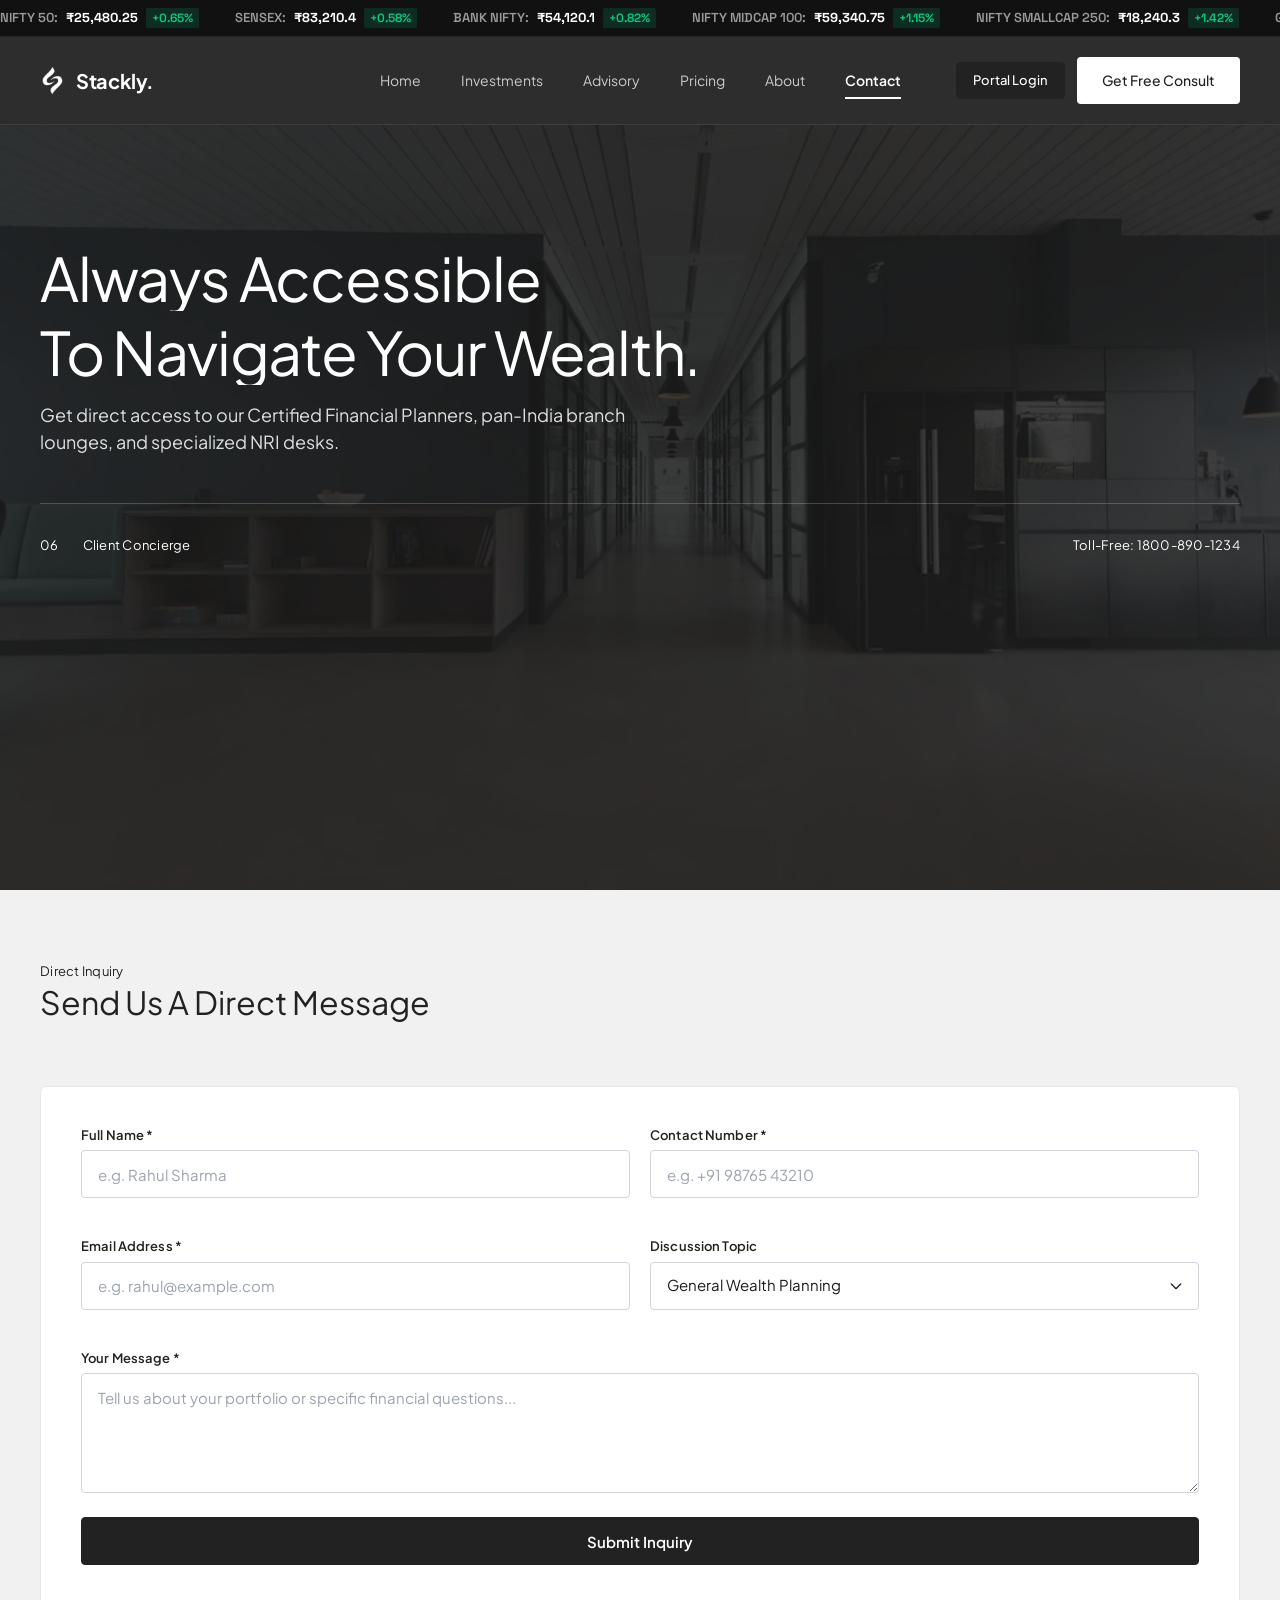
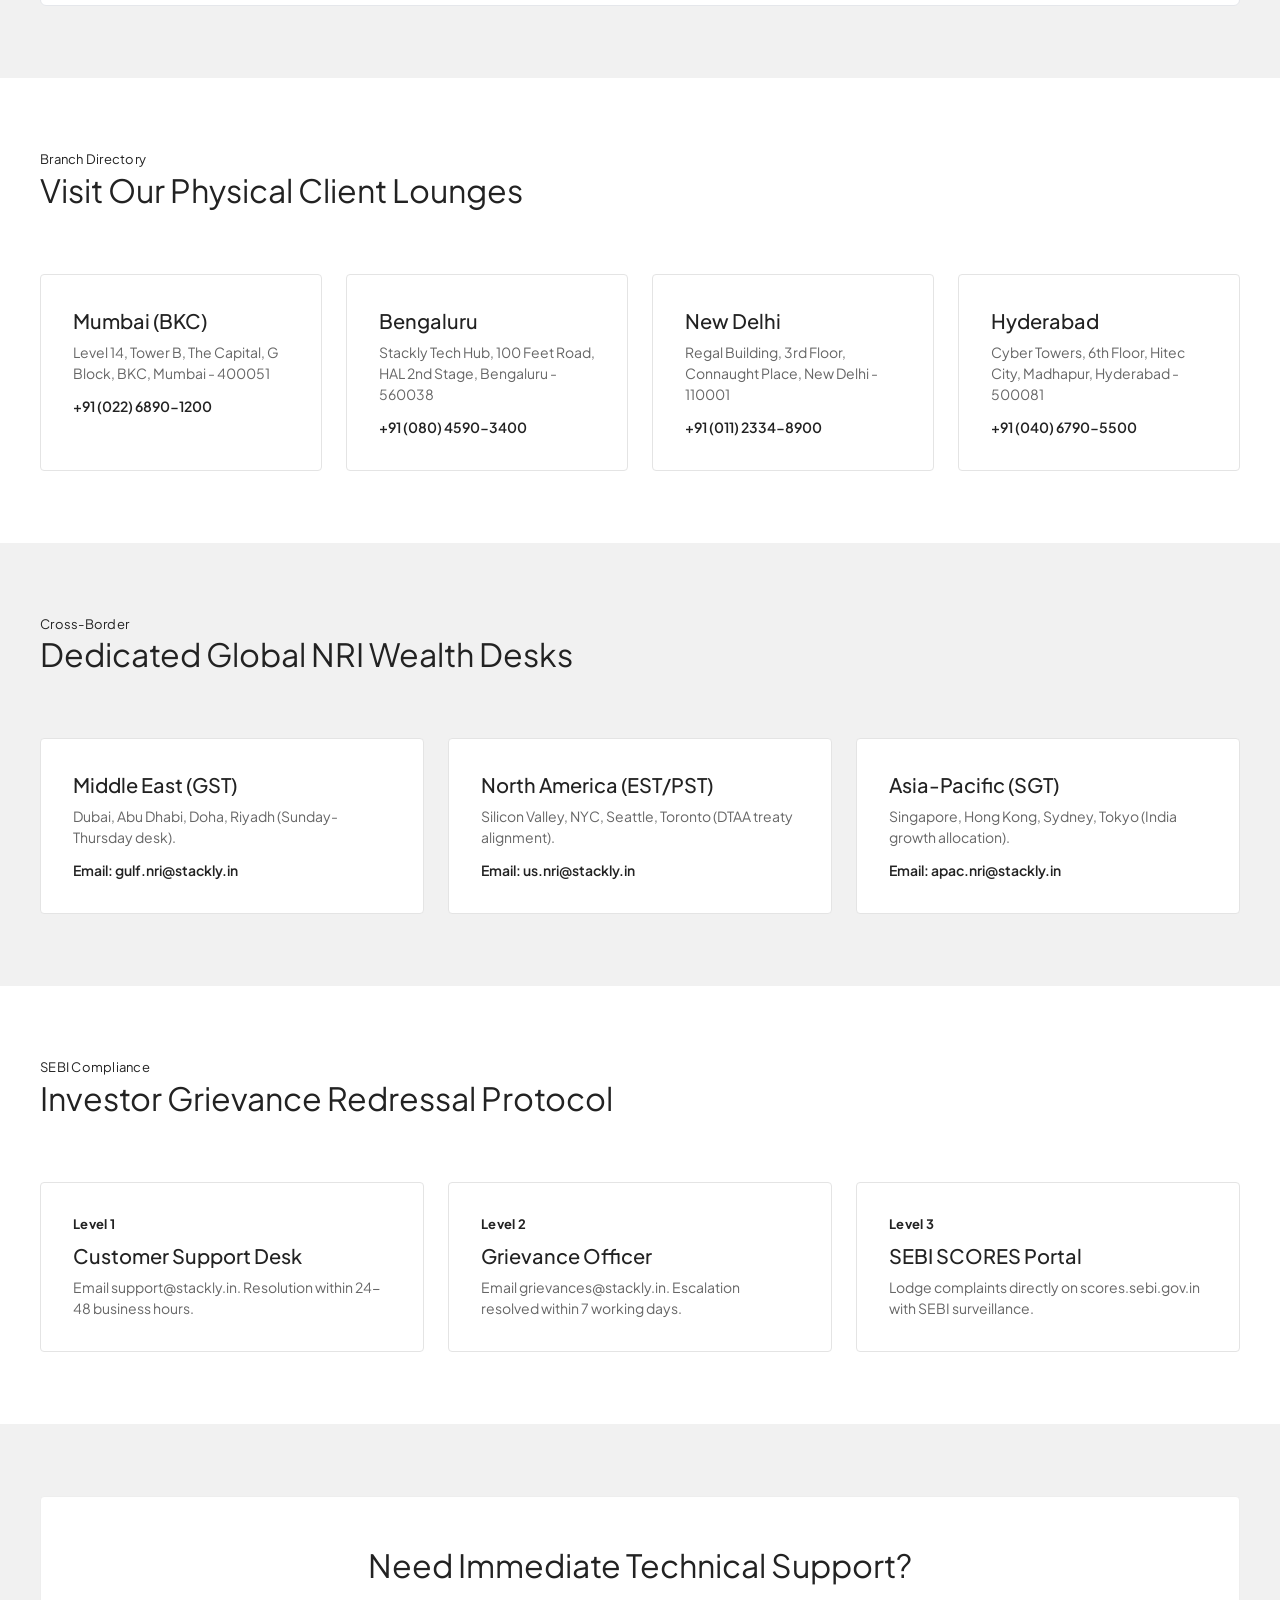
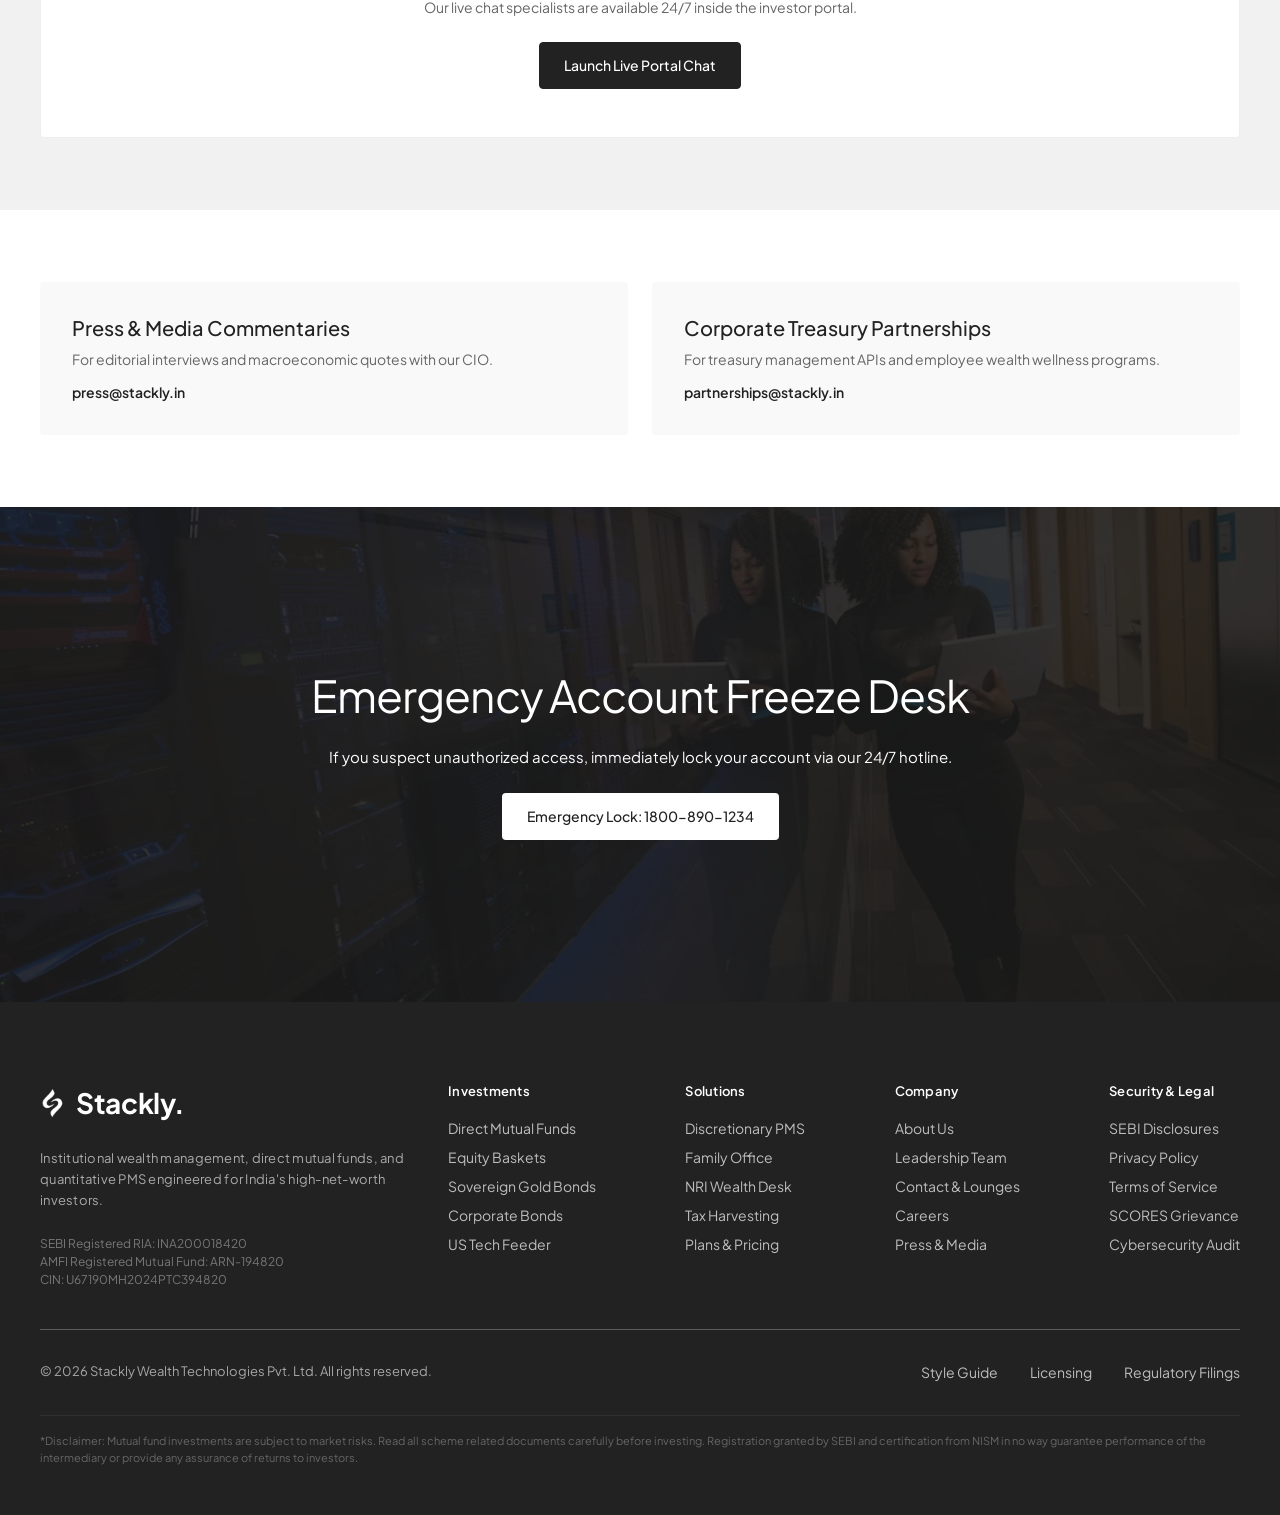
<file: contact.html>
<!DOCTYPE html>
<html lang="en">
<head>
  <meta charset="UTF-8">
  <meta name="viewport" content="width=device-width, initial-scale=1.0">
  <title>Stackly</title>
  <meta name="description" content="Get in touch with Stackly wealth advisory team, branch offices across India, NRI desk, or file support inquiries. Toll-free 1800-890-1234.">
  
  <link rel="stylesheet" href="css/style.css">
  <link rel="icon" type="image/webp" href="assets/logo.webp">
</head>
<body>

  <!-- Top Market Ticker Ribbon -->
  <div class="market-ticker-bar">
    <div class="ticker-track"></div>
  </div>

  <!-- Vanguard Navigation Component -->
  <div class="nav_component">
    <div class="padding-global">
      <div class="nav-wrapper">
        <div class="nav-brand-wrapper">
          <a href="index.html" class="nav-brand">
            <img src="assets/logo.webp" alt="Stackly" class="nav-brand-logo">
            <span class="text-size-large">Stackly.</span>
          </a>
        </div>
        <nav class="nav-menu">
          <a href="index.html" class="nav_menu_link">Home</a>
          <a href="investments.html" class="nav_menu_link">Investments</a>
          <a href="advisory.html" class="nav_menu_link">Advisory</a>
          <a href="pricing.html" class="nav_menu_link">Pricing</a>
          <a href="about.html" class="nav_menu_link">About</a>
          <a href="contact.html" class="nav_menu_link active">Contact</a>
        </nav>
        <div class="nav-button-wrapper">
          <a href="login.html" class="button is-dark w-button" style="padding: 8px 16px; font-size: 0.8125rem;">Portal Login</a>
          <a href="404.html" class="button w-button">Get Free Consult</a>
          <div class="nav_button mobile-toggle" aria-label="Toggle navigation menu">
            <svg width="20" height="20" viewBox="0 0 24 24" fill="none" stroke="currentColor" stroke-width="2">
              <line x1="3" y1="12" x2="21" y2="12"></line>
              <line x1="3" y1="6" x2="21" y2="6"></line>
              <line x1="3" y1="18" x2="21" y2="18"></line>
            </svg>
          </div>
        </div>
      </div>
    </div>
  </div>

  <!-- Mobile Drawer -->
  <div class="mobile-nav-drawer">
    <div class="mobile-nav-links">
      <a href="index.html" class="mobile-nav-link">Home <span>→</span></a>
      <a href="investments.html" class="mobile-nav-link">Investments <span>→</span></a>
      <a href="advisory.html" class="mobile-nav-link">Advisory <span>→</span></a>
      <a href="pricing.html" class="mobile-nav-link">Pricing <span>→</span></a>
      <a href="about.html" class="mobile-nav-link">About <span>→</span></a>
      <a href="contact.html" class="mobile-nav-link active">Contact <span>→</span></a>
    </div>
    <div style="display: flex; flex-direction: column; gap: 12px; margin-top: 24px;">
      <a href="login.html" class="button is-outline w-button" style="width: 100%;">Portal Login</a>
      <a href="404.html" class="button w-button" style="width: 100%;">Open Free Account</a>
    </div>
  </div>

  <main class="main-wrapper is-relative">
    <!-- SECTION 1: HERO -->
    <section class="section-home-hero is-relative">
      <img class="full-image-absolute" src="assets/hero-contact.webp" alt="Contact Us">
      <div class="image-overlay"></div>

      <div class="padding-global padding-section-small is-full-height">
        <div class="home-hero-wrapper">
          <div class="home-heading-first">
            <div class="heading-wrapper">
              <h1 class="heading-style-h1">Always Accessible</h1>
            </div>
            <div class="heading-wrapper">
              <h1 class="heading-style-h1">to Navigate Your Wealth.</h1>
            </div>
            <div class="text-size-medium" style="margin-top: 1rem; color: rgba(255,255,255,0.85); max-width: 600px;">
              Get direct access to our Certified Financial Planners, pan-India branch lounges, and specialized NRI desks.
            </div>
          </div>

          <div class="home-heading-second">
            <div class="text-size-small">06</div>
            <div class="text-size-small">Client Concierge</div>
            <div class="text-size-small">Toll-Free: 1800-890-1234</div>
          </div>
        </div>
      </div>
    </section>

    <!-- SECTION 2: INQUIRY FORM -->
    <section class="section-home-benefit background-color-tertiary">
      <div class="padding-global padding-section-small">
        <div class="section-grid-x12">
          <div class="col-span-12 margin-bottom">
            <div class="text-size-small">Direct Inquiry</div>
            <h2 class="heading-style-h3">Send Us a Direct Message</h2>
          </div>

          <div class="col-span-12">
            <div class="calc-wrapper" style="background: #ffffff; padding: 2.5rem; border: 1px solid #e5e7eb; border-radius: 6px;">
              <form data-ajax="true">
                <div class="form-grid-2">
                  <div class="form-group">
                    <label class="form-label">Full Name *</label>
                    <input type="text" class="w-input" placeholder="e.g. Rahul Sharma" required>
                  </div>
                  <div class="form-group">
                    <label class="form-label">Contact Number *</label>
                    <input type="tel" class="w-input" placeholder="e.g. +91 98765 43210" required>
                  </div>
                </div>

                <div class="form-grid-2">
                  <div class="form-group">
                    <label class="form-label">Email Address *</label>
                    <input type="email" class="w-input" placeholder="e.g. rahul@example.com" required>
                  </div>
                  <div class="form-group">
                    <label class="form-label">Discussion Topic</label>
                    <select class="w-select">
                      <option>General Wealth Planning</option>
                      <option>Discretionary PMS (₹50L+)</option>
                      <option>Direct Mutual Fund Migration</option>
                      <option>NRI Taxation & Remittance</option>
                    </select>
                  </div>
                </div>

                <div class="form-group" style="margin-bottom: 1.5rem;">
                  <label class="form-label">Your Message *</label>
                  <textarea class="w-input" placeholder="Tell us about your portfolio or specific financial questions..." required></textarea>
                </div>

                <button type="submit" class="button is-dark w-button is-full-width">Submit Inquiry</button>
              </form>
            </div>
          </div>
        </div>
      </div>
    </section>

    <!-- SECTION 3: PAN-INDIA LOUNGES -->
    <section class="section-home-about background-color-alternate">
      <div class="padding-global padding-section-small">
        <div class="section-grid-x12">
          <div class="col-span-12 margin-bottom">
            <div class="text-size-small">Branch Directory</div>
            <h2 class="heading-style-h3">Visit Our Physical Client Lounges</h2>
          </div>

          <div class="col-span-3" style="padding: 2rem; border: 1px solid #e4e4e4; border-radius: 4px;">
            <h3 class="heading-style-h4">Mumbai (BKC)</h3>
            <p style="color: #666; margin-top: 8px;">Level 14, Tower B, The Capital, G Block, BKC, Mumbai - 400051</p>
            <div style="font-weight: 600; margin-top: 12px;">+91 (022) 6890-1200</div>
          </div>

          <div class="col-span-3" style="padding: 2rem; border: 1px solid #e4e4e4; border-radius: 4px;">
            <h3 class="heading-style-h4">Bengaluru</h3>
            <p style="color: #666; margin-top: 8px;">Stackly Tech Hub, 100 Feet Road, HAL 2nd Stage, Bengaluru - 560038</p>
            <div style="font-weight: 600; margin-top: 12px;">+91 (080) 4590-3400</div>
          </div>

          <div class="col-span-3" style="padding: 2rem; border: 1px solid #e4e4e4; border-radius: 4px;">
            <h3 class="heading-style-h4">New Delhi</h3>
            <p style="color: #666; margin-top: 8px;">Regal Building, 3rd Floor, Connaught Place, New Delhi - 110001</p>
            <div style="font-weight: 600; margin-top: 12px;">+91 (011) 2334-8900</div>
          </div>

          <div class="col-span-3" style="padding: 2rem; border: 1px solid #e4e4e4; border-radius: 4px;">
            <h3 class="heading-style-h4">Hyderabad</h3>
            <p style="color: #666; margin-top: 8px;">Cyber Towers, 6th Floor, Hitec City, Madhapur, Hyderabad - 500081</p>
            <div style="font-weight: 600; margin-top: 12px;">+91 (040) 6790-5500</div>
          </div>
        </div>
      </div>
    </section>

    <!-- SECTION 4: NRI GLOBAL DESK -->
    <section class="section-home-benefit background-color-tertiary">
      <div class="padding-global padding-section-small">
        <div class="section-grid-x12">
          <div class="col-span-12 margin-bottom">
            <div class="text-size-small">Cross-Border</div>
            <h2 class="heading-style-h3">Dedicated Global NRI Wealth Desks</h2>
          </div>

          <div class="col-span-4" style="background: #fff; padding: 2rem; border-radius: 4px; border: 1px solid #e4e4e4;">
            <h3 class="heading-style-h4">Middle East (GST)</h3>
            <p style="color: #666; margin-top: 8px;">Dubai, Abu Dhabi, Doha, Riyadh (Sunday-Thursday desk).</p>
            <div style="font-weight: 600; margin-top: 12px;">Email: gulf.nri@stackly.in</div>
          </div>

          <div class="col-span-4" style="background: #fff; padding: 2rem; border-radius: 4px; border: 1px solid #e4e4e4;">
            <h3 class="heading-style-h4">North America (EST/PST)</h3>
            <p style="color: #666; margin-top: 8px;">Silicon Valley, NYC, Seattle, Toronto (DTAA treaty alignment).</p>
            <div style="font-weight: 600; margin-top: 12px;">Email: us.nri@stackly.in</div>
          </div>

          <div class="col-span-4" style="background: #fff; padding: 2rem; border-radius: 4px; border: 1px solid #e4e4e4;">
            <h3 class="heading-style-h4">Asia-Pacific (SGT)</h3>
            <p style="color: #666; margin-top: 8px;">Singapore, Hong Kong, Sydney, Tokyo (India growth allocation).</p>
            <div style="font-weight: 600; margin-top: 12px;">Email: apac.nri@stackly.in</div>
          </div>
        </div>
      </div>
    </section>

    <!-- SECTION 5: GRIEVANCE REDRESSAL -->
    <section class="section-home-about background-color-alternate">
      <div class="padding-global padding-section-small">
        <div class="section-grid-x12">
          <div class="col-span-12 margin-bottom">
            <div class="text-size-small">SEBI Compliance</div>
            <h2 class="heading-style-h3">Investor Grievance Redressal Protocol</h2>
          </div>

          <div class="col-span-4" style="border: 1px solid #e4e4e4; padding: 2rem; border-radius: 4px;">
            <div class="text-size-small" style="font-weight: 700; color: #222;">Level 1</div>
            <h3 class="heading-style-h4" style="margin-top: 8px;">Customer Support Desk</h3>
            <p style="color: #666; margin-top: 8px;">Email support@stackly.in. Resolution within 24-48 business hours.</p>
          </div>

          <div class="col-span-4" style="border: 1px solid #e4e4e4; padding: 2rem; border-radius: 4px;">
            <div class="text-size-small" style="font-weight: 700; color: #222;">Level 2</div>
            <h3 class="heading-style-h4" style="margin-top: 8px;">Grievance Officer</h3>
            <p style="color: #666; margin-top: 8px;">Email grievances@stackly.in. Escalation resolved within 7 working days.</p>
          </div>

          <div class="col-span-4" style="border: 1px solid #e4e4e4; padding: 2rem; border-radius: 4px;">
            <div class="text-size-small" style="font-weight: 700; color: #222;">Level 3</div>
            <h3 class="heading-style-h4" style="margin-top: 8px;">SEBI SCORES Portal</h3>
            <p style="color: #666; margin-top: 8px;">Lodge complaints directly on scores.sebi.gov.in with SEBI surveillance.</p>
          </div>
        </div>
      </div>
    </section>

    <!-- SECTION 6: LIVE CHAT WIDGET -->
    <section class="section-home-benefit background-color-tertiary">
      <div class="padding-global padding-section-small">
        <div class="section-grid-x12">
          <div class="col-span-12">
            <div class="calc-wrapper" style="background: #fff; text-align: center;">
              <h2 class="heading-style-h3">Need Immediate Technical Support?</h2>
              <p style="color: #666; margin: 12px 0 24px;">Our live chat specialists are available 24/7 inside the investor portal.</p>
              <a href="404.html" class="button is-dark w-button">Launch Live Portal Chat</a>
            </div>
          </div>
        </div>
      </div>
    </section>

    <!-- SECTION 7: PRESS & B2B -->
    <section class="section-home-about background-color-alternate">
      <div class="padding-global padding-section-small">
        <div class="section-grid-x12">
          <div class="col-span-6" style="padding: 2rem; background: #f9f9f9; border-radius: 4px;">
            <h3 class="heading-style-h4">Press & Media Commentaries</h3>
            <p style="color: #666; margin-top: 8px;">For editorial interviews and macroeconomic quotes with our CIO.</p>
            <div style="font-weight: 600; color: #222; margin-top: 12px;">press@stackly.in</div>
          </div>

          <div class="col-span-6" style="padding: 2rem; background: #f9f9f9; border-radius: 4px;">
            <h3 class="heading-style-h4">Corporate Treasury Partnerships</h3>
            <p style="color: #666; margin-top: 8px;">For treasury management APIs and employee wealth wellness programs.</p>
            <div style="font-weight: 600; color: #222; margin-top: 12px;">partnerships@stackly.in</div>
          </div>
        </div>
      </div>
    </section>

    <!-- SECTION 8: EMERGENCY HOTLINE -->
    <section class="section-home-cta is-relative">
      <img src="assets/cta-contact.webp" alt="Emergency Security" class="full-image-absolute">
      <div class="image-overlay" style="opacity: 0.7;"></div>

      <div class="padding-global padding-section-small is-full-height">
        <div class="home-cta-wrapper">
          <div class="max-width-large text-align-center">
            <div class="cta-wrapper">
              <h2 class="heading-style-h2">Emergency Account Freeze Desk</h2>
              <div class="text-size-regular">If you suspect unauthorized access, immediately lock your account via our 24/7 hotline.</div>
              <a href="404.html" class="button w-button">Emergency Lock: 1800-890-1234</a>
            </div>
          </div>
        </div>
      </div>
    </section>
  </main>

  <!-- Vanguard Footer -->
  <footer id="Footer" class="section-home-footer background-color-primary">
    <div class="padding-global">
      <div class="section-grid-x12 margin-bottom">
        <div class="footer-heading">
          <a href="index.html" class="nav-brand" style="margin-bottom: 1rem;">
            <img src="assets/logo.webp" alt="Stackly" class="nav-brand-logo">
            <span class="text-size-large" style="font-size: 1.75rem;">Stackly.</span>
          </a>
          <p class="text-size-small" style="color: #aaaaaa; line-height: 1.6;">
            Institutional wealth management, direct mutual funds, and quantitative PMS engineered for India's high-net-worth investors.
          </p>
          <div style="margin-top: 1rem; font-size: 0.75rem; color: #777; line-height: 1.5;">
            SEBI Registered RIA: INA200018420<br>
            AMFI Registered Mutual Fund: ARN-194820<br>
            CIN: U67190MH2024PTC394820
          </div>
        </div>

        <div class="footer-links">
          <div class="footer-link-wrapper">
            <div class="text-size-small text-weight-semibold">Investments</div>
            <div class="footer-link-cell">
              <a href="investments.html" class="text-style-link is-white">Direct Mutual Funds</a>
              <a href="investments.html" class="text-style-link is-white">Equity Baskets</a>
              <a href="investments.html" class="text-style-link is-white">Sovereign Gold Bonds</a>
              <a href="investments.html" class="text-style-link is-white">Corporate Bonds</a>
              <a href="404.html" class="text-style-link is-white">US Tech Feeder</a>
            </div>
          </div>

          <div class="footer-link-wrapper">
            <div class="text-size-small text-weight-semibold">Solutions</div>
            <div class="footer-link-cell">
              <a href="advisory.html" class="text-style-link is-white">Discretionary PMS</a>
              <a href="advisory.html" class="text-style-link is-white">Family Office</a>
              <a href="advisory.html" class="text-style-link is-white">NRI Wealth Desk</a>
              <a href="advisory.html" class="text-style-link is-white">Tax Harvesting</a>
              <a href="pricing.html" class="text-style-link is-white">Plans & Pricing</a>
            </div>
          </div>

          <div class="footer-link-wrapper">
            <div class="text-size-small text-weight-semibold">Company</div>
            <div class="footer-link-cell">
              <a href="about.html" class="text-style-link is-white">About Us</a>
              <a href="about.html" class="text-style-link is-white">Leadership Team</a>
              <a href="contact.html" class="text-style-link is-white">Contact & Lounges</a>
              <a href="404.html" class="text-style-link is-white">Careers</a>
              <a href="404.html" class="text-style-link is-white">Press & Media</a>
            </div>
          </div>

          <div class="footer-link-wrapper">
            <div class="text-size-small text-weight-semibold">Security & Legal</div>
            <div class="footer-link-cell">
              <a href="404.html" class="text-style-link is-white">SEBI Disclosures</a>
              <a href="404.html" class="text-style-link is-white">Privacy Policy</a>
              <a href="404.html" class="text-style-link is-white">Terms of Service</a>
              <a href="404.html" class="text-style-link is-white">SCORES Grievance</a>
              <a href="404.html" class="text-style-link is-white">Cybersecurity Audit</a>
            </div>
          </div>
        </div>
      </div>

      <div class="line-divider"></div>

      <div class="footer-credential-wrapper is-margined-vertical">
        <div>
          © 2026 Stackly Wealth Technologies Pvt. Ltd. All rights reserved.
        </div>
        <div class="footer-credential-cell">
          <a href="404.html" class="text-style-link is-white">Style Guide</a>
          <a href="404.html" class="text-style-link is-white">Licensing</a>
          <a href="404.html" class="text-style-link is-white">Regulatory Filings</a>
        </div>
      </div>

      <div style="font-size: 0.6875rem; color: #666666; line-height: 1.6; border-top: 1px solid rgba(255,255,255,0.06); padding-top: 1rem;">
        *Disclaimer: Mutual fund investments are subject to market risks. Read all scheme related documents carefully before investing. Registration granted by SEBI and certification from NISM in no way guarantee performance of the intermediary or provide any assurance of returns to investors.
      </div>
    </div>
  </footer>

  <script src="js/main.js"></script>
</body>
</html>
</file>
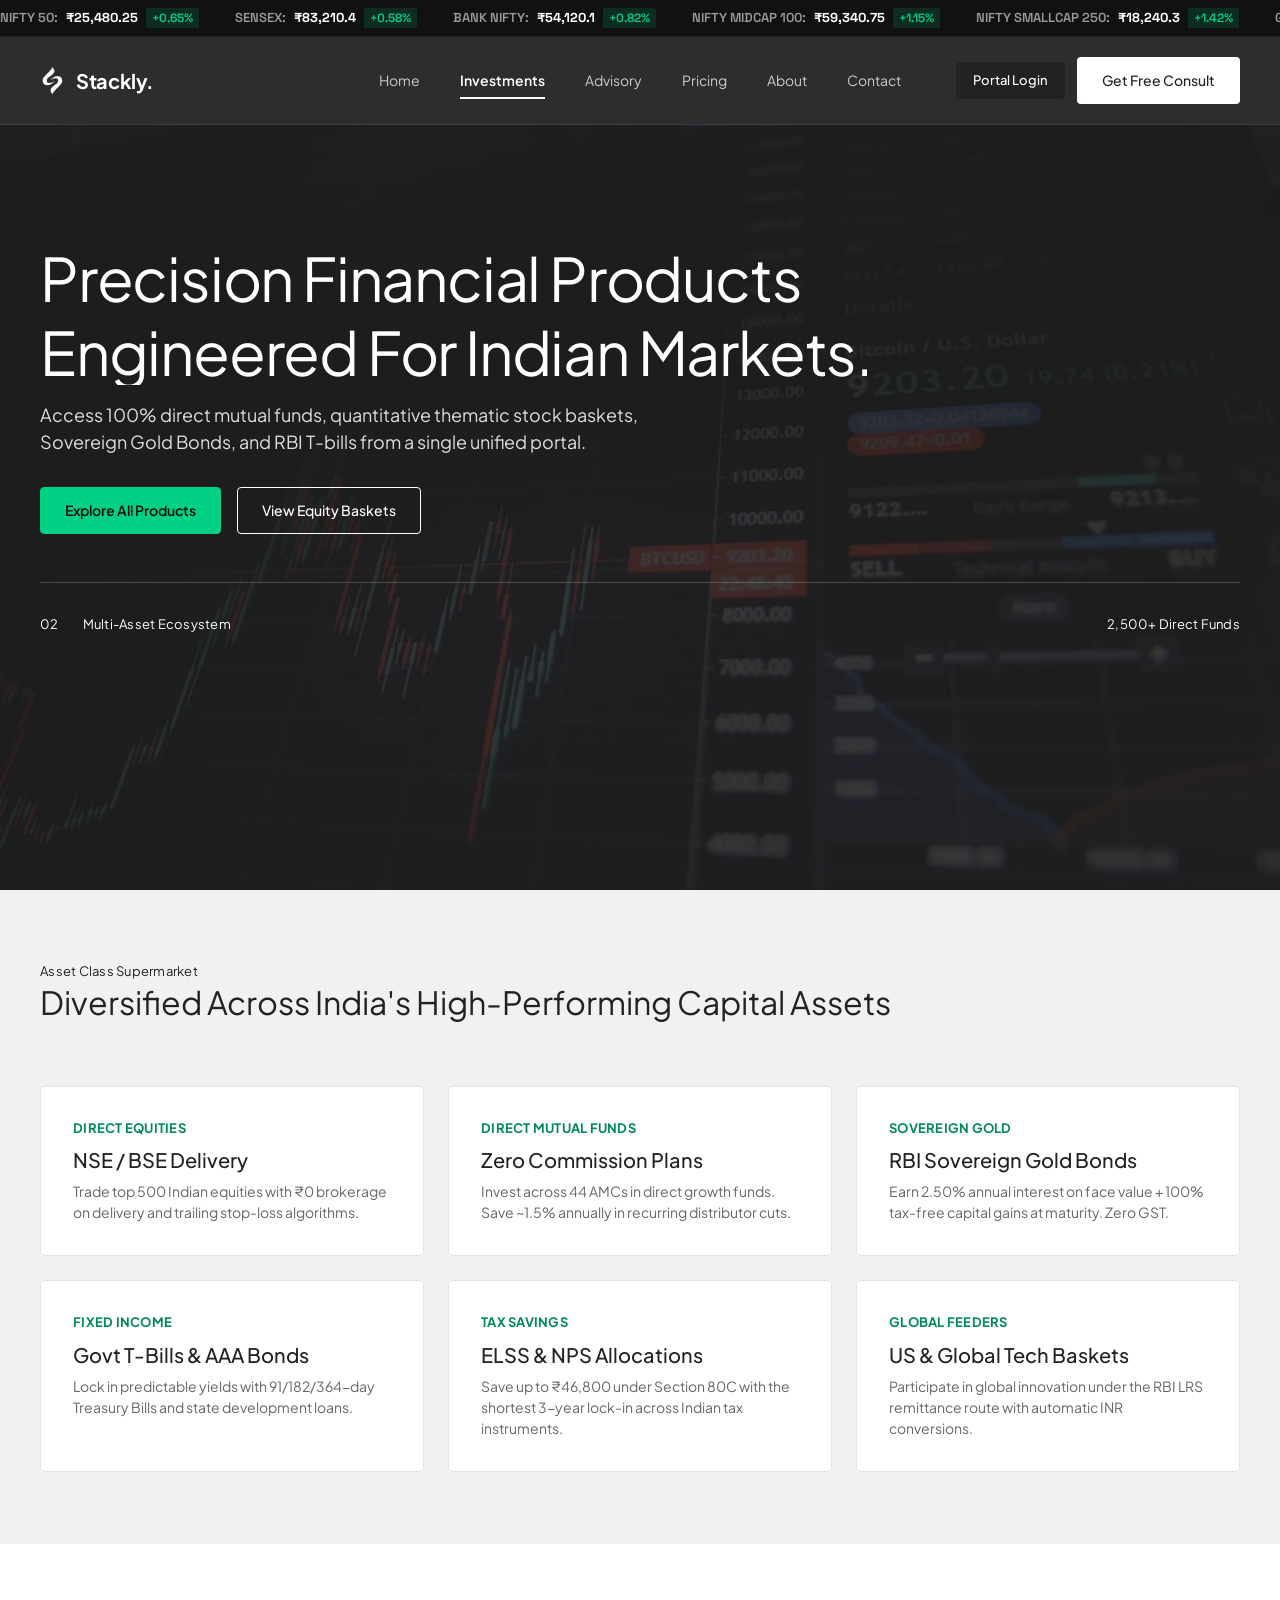
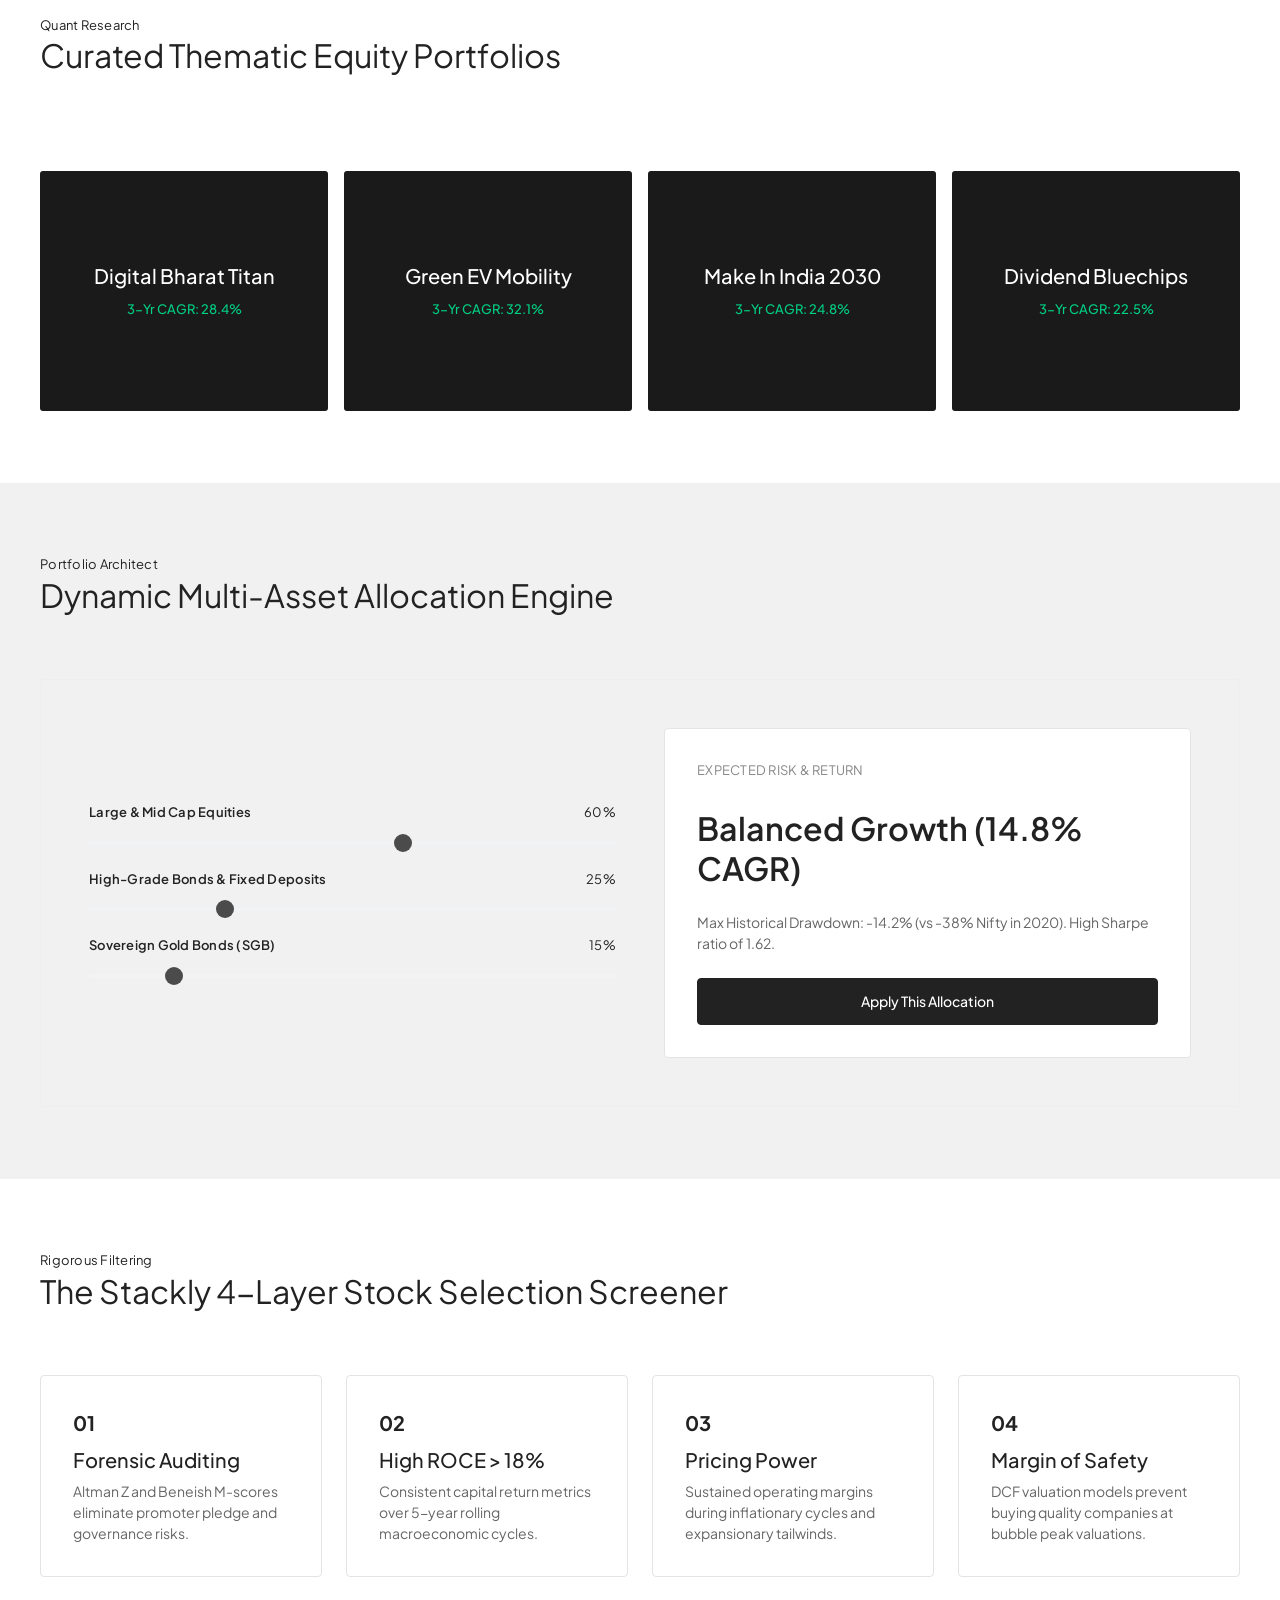
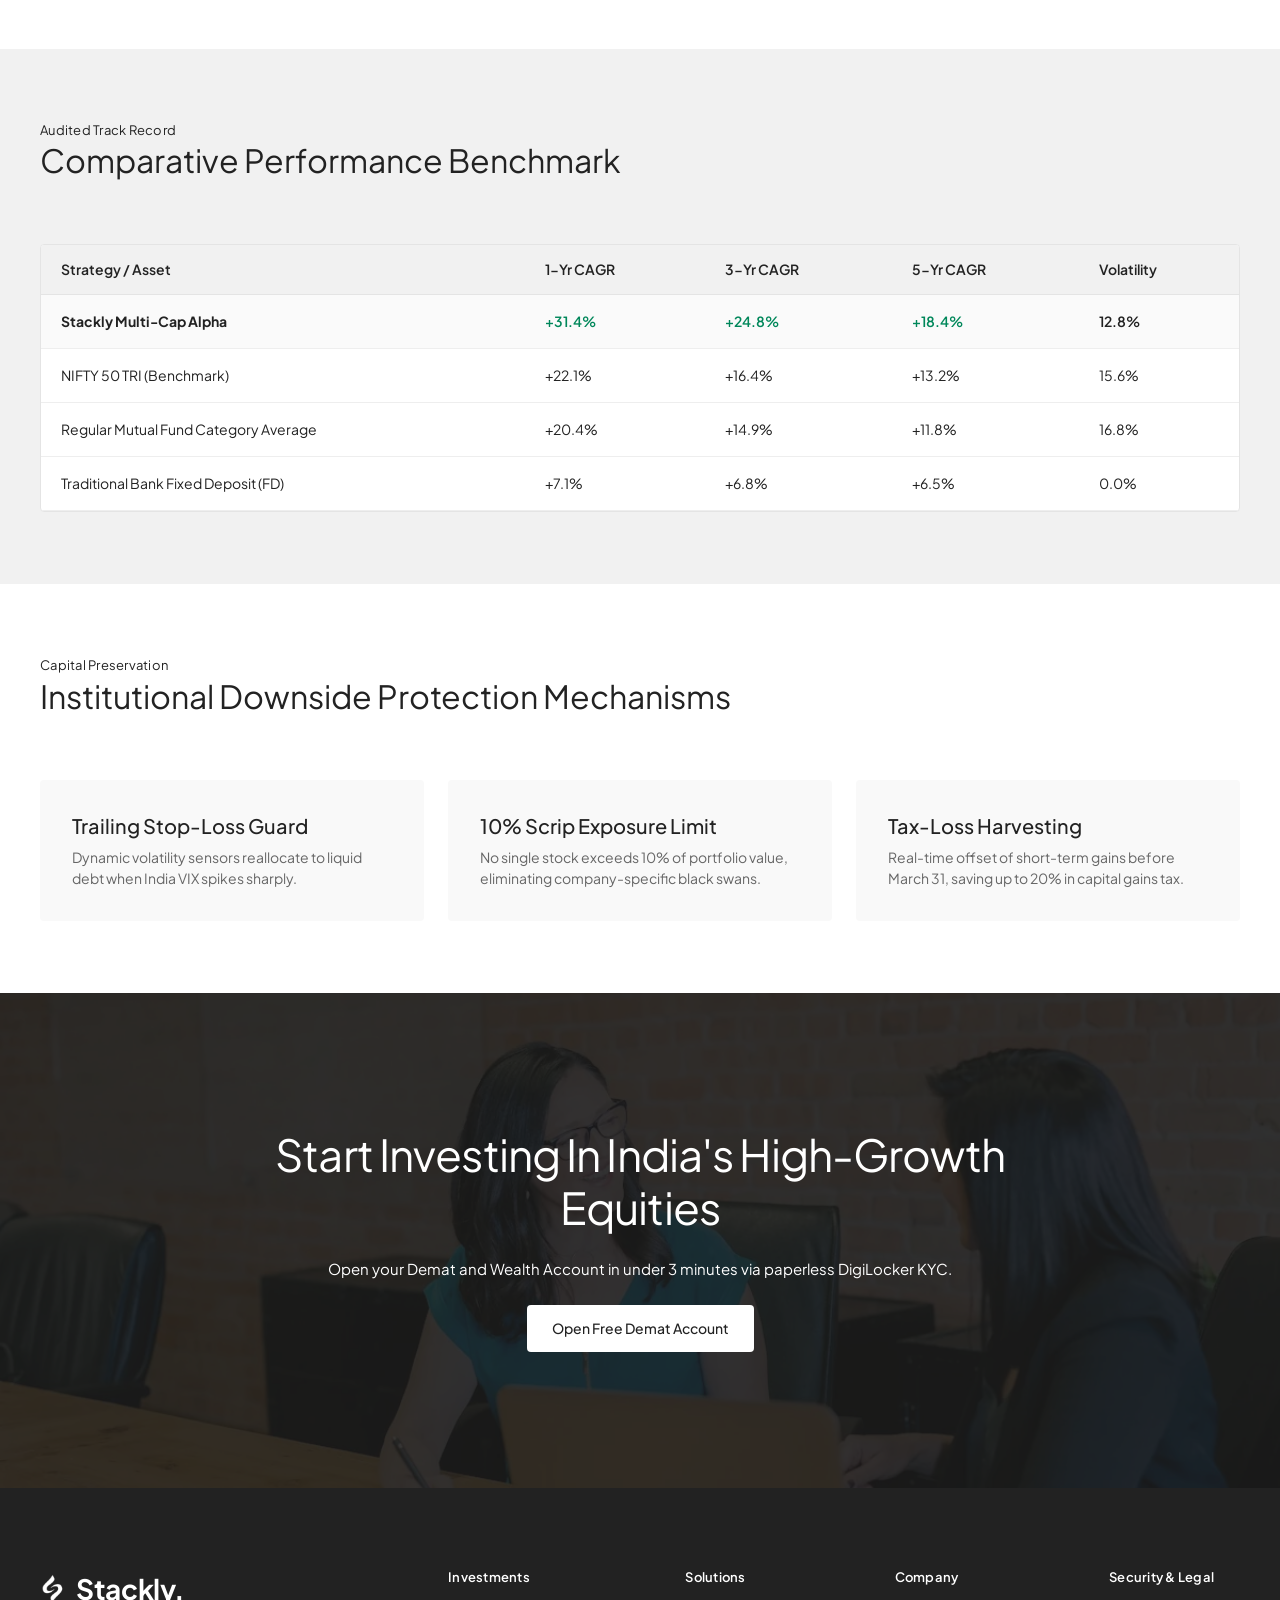
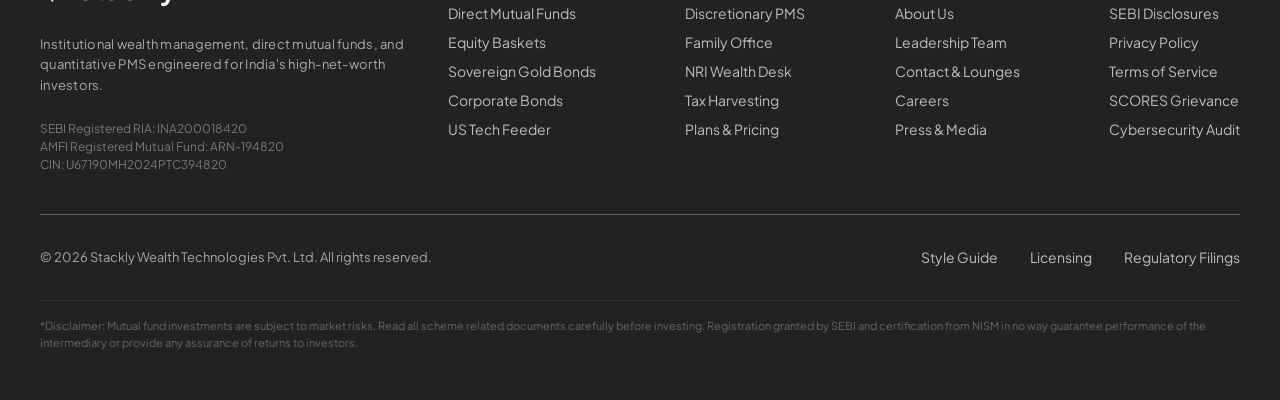
<file: investments.html>
<!DOCTYPE html>
<html lang="en">
<head>
  <meta charset="UTF-8">
  <meta name="viewport" content="width=device-width, initial-scale=1.0">
  <title>Stackly</title>
  <meta name="description" content="Explore direct mutual funds, thematic Indian equity baskets, Sovereign Gold Bonds, and fixed income instruments tailored for maximum risk-adjusted returns.">
  
  <link rel="stylesheet" href="css/style.css">
  <link rel="icon" type="image/webp" href="assets/logo.webp">
</head>
<body>

  <!-- Top Market Ticker Ribbon -->
  <div class="market-ticker-bar">
    <div class="ticker-track"></div>
  </div>

  <!-- Vanguard Navigation Component -->
  <div class="nav_component">
    <div class="padding-global">
      <div class="nav-wrapper">
        <div class="nav-brand-wrapper">
          <a href="index.html" class="nav-brand">
            <img src="assets/logo.webp" alt="Stackly" class="nav-brand-logo">
            <span class="text-size-large">Stackly.</span>
          </a>
        </div>
        <nav class="nav-menu">
          <a href="index.html" class="nav_menu_link">Home</a>
          <a href="investments.html" class="nav_menu_link active">Investments</a>
          <a href="advisory.html" class="nav_menu_link">Advisory</a>
          <a href="pricing.html" class="nav_menu_link">Pricing</a>
          <a href="about.html" class="nav_menu_link">About</a>
          <a href="contact.html" class="nav_menu_link">Contact</a>
        </nav>
        <div class="nav-button-wrapper">
          <a href="login.html" class="button is-dark w-button" style="padding: 8px 16px; font-size: 0.8125rem;">Portal Login</a>
          <a href="404.html" class="button w-button">Get Free Consult</a>
          <div class="nav_button mobile-toggle" aria-label="Toggle navigation menu">
            <svg width="20" height="20" viewBox="0 0 24 24" fill="none" stroke="currentColor" stroke-width="2">
              <line x1="3" y1="12" x2="21" y2="12"></line>
              <line x1="3" y1="6" x2="21" y2="6"></line>
              <line x1="3" y1="18" x2="21" y2="18"></line>
            </svg>
          </div>
        </div>
      </div>
    </div>
  </div>

  <!-- Mobile Drawer -->
  <div class="mobile-nav-drawer">
    <div class="mobile-nav-links">
      <a href="index.html" class="mobile-nav-link">Home <span>→</span></a>
      <a href="investments.html" class="mobile-nav-link">Investments <span>→</span></a>
      <a href="advisory.html" class="mobile-nav-link">Advisory <span>→</span></a>
      <a href="pricing.html" class="mobile-nav-link">Pricing <span>→</span></a>
      <a href="about.html" class="mobile-nav-link">About <span>→</span></a>
      <a href="contact.html" class="mobile-nav-link">Contact <span>→</span></a>
    </div>
    <div style="display: flex; flex-direction: column; gap: 12px; margin-top: 24px;">
      <a href="login.html" class="button is-outline w-button" style="width: 100%;">Portal Login</a>
      <a href="404.html" class="button w-button" style="width: 100%;">Open Free Account</a>
    </div>
  </div>

  <main class="main-wrapper is-relative">
    <!-- SECTION 1: HERO -->
    <section class="section-home-hero is-relative">
      <img class="full-image-absolute" src="assets/hero-investments.webp" alt="Investments">
      <div class="image-overlay"></div>

      <div class="padding-global padding-section-small is-full-height">
        <div class="home-hero-wrapper">
          <div class="home-heading-first">
            <div class="heading-wrapper">
              <h1 class="heading-style-h1">Precision Financial Products</h1>
            </div>
            <div class="heading-wrapper">
              <h1 class="heading-style-h1">Engineered for Indian Markets.</h1>
            </div>
            <div class="text-size-medium" style="margin-top: 1rem; color: rgba(255,255,255,0.85); max-width: 600px;">
              Access 100% direct mutual funds, quantitative thematic stock baskets, Sovereign Gold Bonds, and RBI T-bills from a single unified portal.
            </div>
            <div style="margin-top: 2rem; display: flex; gap: 1rem; flex-wrap: wrap;">
              <a href="404.html" class="button is-brand w-button">Explore All Products</a>
              <a href="#thematic-baskets" class="button is-outline w-button">View Equity Baskets</a>
            </div>
          </div>

          <div class="home-heading-second">
            <div class="text-size-small">02</div>
            <div class="text-size-small">Multi-Asset Ecosystem</div>
            <div class="text-size-small">2,500+ Direct Funds</div>
          </div>
        </div>
      </div>
    </section>

    <!-- SECTION 2: ASSET CLASS MATRIX -->
    <section class="section-home-benefit background-color-tertiary">
      <div class="padding-global padding-section-small">
        <div class="section-grid-x12">
          <div class="col-span-12 margin-bottom">
            <div class="text-size-small">Asset Class Supermarket</div>
            <h2 class="heading-style-h3">Diversified Across India's High-Performing Capital Assets</h2>
          </div>

          <div class="col-span-4" style="background: #fff; padding: 2rem; border-radius: 4px; border: 1px solid #e4e4e4;">
            <div class="text-size-small" style="font-weight: 700; color: #00875a; text-transform: uppercase;">Direct Equities</div>
            <h3 class="heading-style-h4" style="margin-top: 8px;">NSE / BSE Delivery</h3>
            <p style="color: #666; margin-top: 8px;">Trade top 500 Indian equities with ₹0 brokerage on delivery and trailing stop-loss algorithms.</p>
          </div>

          <div class="col-span-4" style="background: #fff; padding: 2rem; border-radius: 4px; border: 1px solid #e4e4e4;">
            <div class="text-size-small" style="font-weight: 700; color: #00875a; text-transform: uppercase;">Direct Mutual Funds</div>
            <h3 class="heading-style-h4" style="margin-top: 8px;">Zero Commission Plans</h3>
            <p style="color: #666; margin-top: 8px;">Invest across 44 AMCs in direct growth funds. Save ~1.5% annually in recurring distributor cuts.</p>
          </div>

          <div class="col-span-4" style="background: #fff; padding: 2rem; border-radius: 4px; border: 1px solid #e4e4e4;">
            <div class="text-size-small" style="font-weight: 700; color: #00875a; text-transform: uppercase;">Sovereign Gold</div>
            <h3 class="heading-style-h4" style="margin-top: 8px;">RBI Sovereign Gold Bonds</h3>
            <p style="color: #666; margin-top: 8px;">Earn 2.50% annual interest on face value + 100% tax-free capital gains at maturity. Zero GST.</p>
          </div>

          <div class="col-span-4" style="background: #fff; padding: 2rem; border-radius: 4px; border: 1px solid #e4e4e4;">
            <div class="text-size-small" style="font-weight: 700; color: #00875a; text-transform: uppercase;">Fixed Income</div>
            <h3 class="heading-style-h4" style="margin-top: 8px;">Govt T-Bills & AAA Bonds</h3>
            <p style="color: #666; margin-top: 8px;">Lock in predictable yields with 91/182/364-day Treasury Bills and state development loans.</p>
          </div>

          <div class="col-span-4" style="background: #fff; padding: 2rem; border-radius: 4px; border: 1px solid #e4e4e4;">
            <div class="text-size-small" style="font-weight: 700; color: #00875a; text-transform: uppercase;">Tax Savings</div>
            <h3 class="heading-style-h4" style="margin-top: 8px;">ELSS & NPS Allocations</h3>
            <p style="color: #666; margin-top: 8px;">Save up to ₹46,800 under Section 80C with the shortest 3-year lock-in across Indian tax instruments.</p>
          </div>

          <div class="col-span-4" style="background: #fff; padding: 2rem; border-radius: 4px; border: 1px solid #e4e4e4;">
            <div class="text-size-small" style="font-weight: 700; color: #00875a; text-transform: uppercase;">Global Feeders</div>
            <h3 class="heading-style-h4" style="margin-top: 8px;">US & Global Tech Baskets</h3>
            <p style="color: #666; margin-top: 8px;">Participate in global innovation under the RBI LRS remittance route with automatic INR conversions.</p>
          </div>
        </div>
      </div>
    </section>

    <!-- SECTION 3: THEMATIC EQUITY BASKETS -->
    <section id="thematic-baskets" class="section-home-about background-color-alternate">
      <div class="padding-global padding-section-small">
        <div class="section-grid-x12">
          <div class="col-span-12 margin-bottom">
            <div class="text-size-small">Quant Research</div>
            <h2 class="heading-style-h3">Curated Thematic Equity Portfolios</h2>
          </div>

          <div class="about-wrapper">
            <div class="value-cell" style="background-color: #1a1a1a;">
              <div class="value-cell-title">Digital Bharat Titan<br><span style="font-size: 0.8125rem; color: #00d084;">3-Yr CAGR: 28.4%</span></div>
              <div class="value-description-absolute">
                <div>Leading tech innovators, telecom providers, and FinTech leaders driving India's digital economy. Min: ₹15,000.</div>
              </div>
            </div>

            <div class="value-cell" style="background-color: #1a1a1a;">
              <div class="value-cell-title">Green EV Mobility<br><span style="font-size: 0.8125rem; color: #00d084;">3-Yr CAGR: 32.1%</span></div>
              <div class="value-description-absolute">
                <div>Pure-play exposure to EV OEMs, battery chemicals, and clean renewable infrastructure. Min: ₹20,000.</div>
              </div>
            </div>

            <div class="value-cell" style="background-color: #1a1a1a;">
              <div class="value-cell-title">Make In India 2030<br><span style="font-size: 0.8125rem; color: #00d084;">3-Yr CAGR: 24.8%</span></div>
              <div class="value-description-absolute">
                <div>Capital goods, defense electronics, and PLI beneficiaries driving domestic manufacturing. Min: ₹25,000.</div>
              </div>
            </div>

            <div class="value-cell" style="background-color: #1a1a1a;">
              <div class="value-cell-title">Dividend Bluechips<br><span style="font-size: 0.8125rem; color: #00d084;">3-Yr CAGR: 22.5%</span></div>
              <div class="value-description-absolute">
                <div>Low-volatility large caps with rock-solid balance sheets and consistent dividend payouts. Min: ₹10,000.</div>
              </div>
            </div>
          </div>
        </div>
      </div>
    </section>

    <!-- SECTION 4: ASSET ALLOCATION SIMULATOR -->
    <section class="section-home-benefit background-color-tertiary">
      <div class="padding-global padding-section-small">
        <div class="section-grid-x12">
          <div class="col-span-12 margin-bottom">
            <div class="text-size-small">Portfolio Architect</div>
            <h2 class="heading-style-h3">Dynamic Multi-Asset Allocation Engine</h2>
          </div>

          <div class="col-span-12">
            <div class="calc-wrapper">
              <div class="calc-grid">
                <div>
                  <div style="margin-bottom: 20px;">
                    <div style="display: flex; justify-content: space-between; margin-bottom: 6px;">
                      <span class="text-size-small text-weight-semibold">Large & Mid Cap Equities</span>
                      <span class="text-size-small">60%</span>
                    </div>
                    <input type="range" class="calc-slider" value="60" disabled>
                  </div>

                  <div style="margin-bottom: 20px;">
                    <div style="display: flex; justify-content: space-between; margin-bottom: 6px;">
                      <span class="text-size-small text-weight-semibold">High-Grade Bonds & Fixed Deposits</span>
                      <span class="text-size-small">25%</span>
                    </div>
                    <input type="range" class="calc-slider" value="25" disabled>
                  </div>

                  <div>
                    <div style="display: flex; justify-content: space-between; margin-bottom: 6px;">
                      <span class="text-size-small text-weight-semibold">Sovereign Gold Bonds (SGB)</span>
                      <span class="text-size-small">15%</span>
                    </div>
                    <input type="range" class="calc-slider" value="15" disabled>
                  </div>
                </div>

                <div class="calc-result-box">
                  <div class="text-size-small" style="text-transform: uppercase; color: #888;">Expected Risk & Return</div>
                  <div class="heading-style-h3" style="font-weight: 600; margin-top: 4px;">Balanced Growth (14.8% CAGR)</div>
                  <div style="color: #666; font-size: 0.875rem;">Max Historical Drawdown: -14.2% (vs -38% Nifty in 2020). High Sharpe ratio of 1.62.</div>
                  <a href="404.html" class="button is-dark w-button" style="width: 100%; text-align: center;">Apply This Allocation</a>
                </div>
              </div>
            </div>
          </div>
        </div>
      </div>
    </section>

    <!-- SECTION 5: SCREENING METHODOLOGY -->
    <section class="section-home-about background-color-alternate">
      <div class="padding-global padding-section-small">
        <div class="section-grid-x12">
          <div class="col-span-12 margin-bottom">
            <div class="text-size-small">Rigorous Filtering</div>
            <h2 class="heading-style-h3">The Stackly 4-Layer Stock Selection Screener</h2>
          </div>

          <div class="col-span-3" style="border: 1px solid #e4e4e4; padding: 2rem; border-radius: 4px;">
            <div class="text-size-large" style="font-weight: 700; color: #222;">01</div>
            <h3 class="heading-style-h4" style="margin-top: 8px;">Forensic Auditing</h3>
            <p style="color: #666; margin-top: 8px;">Altman Z and Beneish M-scores eliminate promoter pledge and governance risks.</p>
          </div>

          <div class="col-span-3" style="border: 1px solid #e4e4e4; padding: 2rem; border-radius: 4px;">
            <div class="text-size-large" style="font-weight: 700; color: #222;">02</div>
            <h3 class="heading-style-h4" style="margin-top: 8px;">High ROCE > 18%</h3>
            <p style="color: #666; margin-top: 8px;">Consistent capital return metrics over 5-year rolling macroeconomic cycles.</p>
          </div>

          <div class="col-span-3" style="border: 1px solid #e4e4e4; padding: 2rem; border-radius: 4px;">
            <div class="text-size-large" style="font-weight: 700; color: #222;">03</div>
            <h3 class="heading-style-h4" style="margin-top: 8px;">Pricing Power</h3>
            <p style="color: #666; margin-top: 8px;">Sustained operating margins during inflationary cycles and expansionary tailwinds.</p>
          </div>

          <div class="col-span-3" style="border: 1px solid #e4e4e4; padding: 2rem; border-radius: 4px;">
            <div class="text-size-large" style="font-weight: 700; color: #222;">04</div>
            <h3 class="heading-style-h4" style="margin-top: 8px;">Margin of Safety</h3>
            <p style="color: #666; margin-top: 8px;">DCF valuation models prevent buying quality companies at bubble peak valuations.</p>
          </div>
        </div>
      </div>
    </section>

    <!-- SECTION 6: BENCHMARK COMPARISON TABLE -->
    <section class="section-home-benefit background-color-tertiary">
      <div class="padding-global padding-section-small">
        <div class="section-grid-x12">
          <div class="col-span-12 margin-bottom">
            <div class="text-size-small">Audited Track Record</div>
            <h2 class="heading-style-h3">Comparative Performance Benchmark</h2>
          </div>

          <div class="col-span-12">
            <div class="data-table-wrapper">
              <table class="data-table">
                <thead>
                  <tr>
                    <th>Strategy / Asset</th>
                    <th>1-Yr CAGR</th>
                    <th>3-Yr CAGR</th>
                    <th>5-Yr CAGR</th>
                    <th>Volatility</th>
                  </tr>
                </thead>
                <tbody>
                  <tr style="background: #fafafa; font-weight: 600;">
                    <td><strong>Stackly Multi-Cap Alpha</strong></td>
                    <td style="color: #00875a;">+31.4%</td>
                    <td style="color: #00875a;">+24.8%</td>
                    <td style="color: #00875a;">+18.4%</td>
                    <td>12.8%</td>
                  </tr>
                  <tr>
                    <td>NIFTY 50 TRI (Benchmark)</td>
                    <td>+22.1%</td>
                    <td>+16.4%</td>
                    <td>+13.2%</td>
                    <td>15.6%</td>
                  </tr>
                  <tr>
                    <td>Regular Mutual Fund Category Average</td>
                    <td>+20.4%</td>
                    <td>+14.9%</td>
                    <td>+11.8%</td>
                    <td>16.8%</td>
                  </tr>
                  <tr>
                    <td>Traditional Bank Fixed Deposit (FD)</td>
                    <td>+7.1%</td>
                    <td>+6.8%</td>
                    <td>+6.5%</td>
                    <td>0.0%</td>
                  </tr>
                </tbody>
              </table>
            </div>
          </div>
        </div>
      </div>
    </section>

    <!-- SECTION 7: DOWNSIDE VOLATILITY PROTECTION -->
    <section class="section-home-about background-color-alternate">
      <div class="padding-global padding-section-small">
        <div class="section-grid-x12">
          <div class="col-span-12 margin-bottom">
            <div class="text-size-small">Capital Preservation</div>
            <h2 class="heading-style-h3">Institutional Downside Protection Mechanisms</h2>
          </div>

          <div class="col-span-4" style="padding: 2rem; background: #f9f9f9; border-radius: 4px;">
            <h3 class="heading-style-h4">Trailing Stop-Loss Guard</h3>
            <p style="color: #666; margin-top: 8px;">Dynamic volatility sensors reallocate to liquid debt when India VIX spikes sharply.</p>
          </div>

          <div class="col-span-4" style="padding: 2rem; background: #f9f9f9; border-radius: 4px;">
            <h3 class="heading-style-h4">10% Scrip Exposure Limit</h3>
            <p style="color: #666; margin-top: 8px;">No single stock exceeds 10% of portfolio value, eliminating company-specific black swans.</p>
          </div>

          <div class="col-span-4" style="padding: 2rem; background: #f9f9f9; border-radius: 4px;">
            <h3 class="heading-style-h4">Tax-Loss Harvesting</h3>
            <p style="color: #666; margin-top: 8px;">Real-time offset of short-term gains before March 31, saving up to 20% in capital gains tax.</p>
          </div>
        </div>
      </div>
    </section>

    <!-- SECTION 8: CTA BANNER -->
    <section class="section-home-cta is-relative">
      <img src="assets/cta-investments.webp" alt="Invest Today" class="full-image-absolute">
      <div class="image-overlay" style="opacity: 0.7;"></div>

      <div class="padding-global padding-section-small is-full-height">
        <div class="home-cta-wrapper">
          <div class="max-width-large text-align-center">
            <div class="cta-wrapper">
              <h2 class="heading-style-h2">Start Investing in India's High-Growth Equities</h2>
              <div class="text-size-regular">Open your Demat and Wealth Account in under 3 minutes via paperless DigiLocker KYC.</div>
              <a href="404.html" class="button w-button">Open Free Demat Account</a>
            </div>
          </div>
        </div>
      </div>
    </section>
  </main>

  <!-- Vanguard Footer -->
  <footer id="Footer" class="section-home-footer background-color-primary">
    <div class="padding-global">
      <div class="section-grid-x12 margin-bottom">
        <div class="footer-heading">
          <a href="index.html" class="nav-brand" style="margin-bottom: 1rem;">
            <img src="assets/logo.webp" alt="Stackly" class="nav-brand-logo">
            <span class="text-size-large" style="font-size: 1.75rem;">Stackly.</span>
          </a>
          <p class="text-size-small" style="color: #aaaaaa; line-height: 1.6;">
            Institutional wealth management, direct mutual funds, and quantitative PMS engineered for India's high-net-worth investors.
          </p>
          <div style="margin-top: 1rem; font-size: 0.75rem; color: #777; line-height: 1.5;">
            SEBI Registered RIA: INA200018420<br>
            AMFI Registered Mutual Fund: ARN-194820<br>
            CIN: U67190MH2024PTC394820
          </div>
        </div>

        <div class="footer-links">
          <div class="footer-link-wrapper">
            <div class="text-size-small text-weight-semibold">Investments</div>
            <div class="footer-link-cell">
              <a href="investments.html" class="text-style-link is-white">Direct Mutual Funds</a>
              <a href="investments.html" class="text-style-link is-white">Equity Baskets</a>
              <a href="investments.html" class="text-style-link is-white">Sovereign Gold Bonds</a>
              <a href="investments.html" class="text-style-link is-white">Corporate Bonds</a>
              <a href="404.html" class="text-style-link is-white">US Tech Feeder</a>
            </div>
          </div>

          <div class="footer-link-wrapper">
            <div class="text-size-small text-weight-semibold">Solutions</div>
            <div class="footer-link-cell">
              <a href="advisory.html" class="text-style-link is-white">Discretionary PMS</a>
              <a href="advisory.html" class="text-style-link is-white">Family Office</a>
              <a href="advisory.html" class="text-style-link is-white">NRI Wealth Desk</a>
              <a href="advisory.html" class="text-style-link is-white">Tax Harvesting</a>
              <a href="pricing.html" class="text-style-link is-white">Plans & Pricing</a>
            </div>
          </div>

          <div class="footer-link-wrapper">
            <div class="text-size-small text-weight-semibold">Company</div>
            <div class="footer-link-cell">
              <a href="about.html" class="text-style-link is-white">About Us</a>
              <a href="about.html" class="text-style-link is-white">Leadership Team</a>
              <a href="contact.html" class="text-style-link is-white">Contact & Lounges</a>
              <a href="404.html" class="text-style-link is-white">Careers</a>
              <a href="404.html" class="text-style-link is-white">Press & Media</a>
            </div>
          </div>

          <div class="footer-link-wrapper">
            <div class="text-size-small text-weight-semibold">Security & Legal</div>
            <div class="footer-link-cell">
              <a href="404.html" class="text-style-link is-white">SEBI Disclosures</a>
              <a href="404.html" class="text-style-link is-white">Privacy Policy</a>
              <a href="404.html" class="text-style-link is-white">Terms of Service</a>
              <a href="404.html" class="text-style-link is-white">SCORES Grievance</a>
              <a href="404.html" class="text-style-link is-white">Cybersecurity Audit</a>
            </div>
          </div>
        </div>
      </div>

      <div class="line-divider"></div>

      <div class="footer-credential-wrapper is-margined-vertical">
        <div>
          © 2026 Stackly Wealth Technologies Pvt. Ltd. All rights reserved.
        </div>
        <div class="footer-credential-cell">
          <a href="404.html" class="text-style-link is-white">Style Guide</a>
          <a href="404.html" class="text-style-link is-white">Licensing</a>
          <a href="404.html" class="text-style-link is-white">Regulatory Filings</a>
        </div>
      </div>

      <div style="font-size: 0.6875rem; color: #666666; line-height: 1.6; border-top: 1px solid rgba(255,255,255,0.06); padding-top: 1rem;">
        *Disclaimer: Mutual fund investments are subject to market risks. Read all scheme related documents carefully before investing. Registration granted by SEBI and certification from NISM in no way guarantee performance of the intermediary or provide any assurance of returns to investors.
      </div>
    </div>
  </footer>

  <script src="js/main.js"></script>
</body>
</html>
</file>
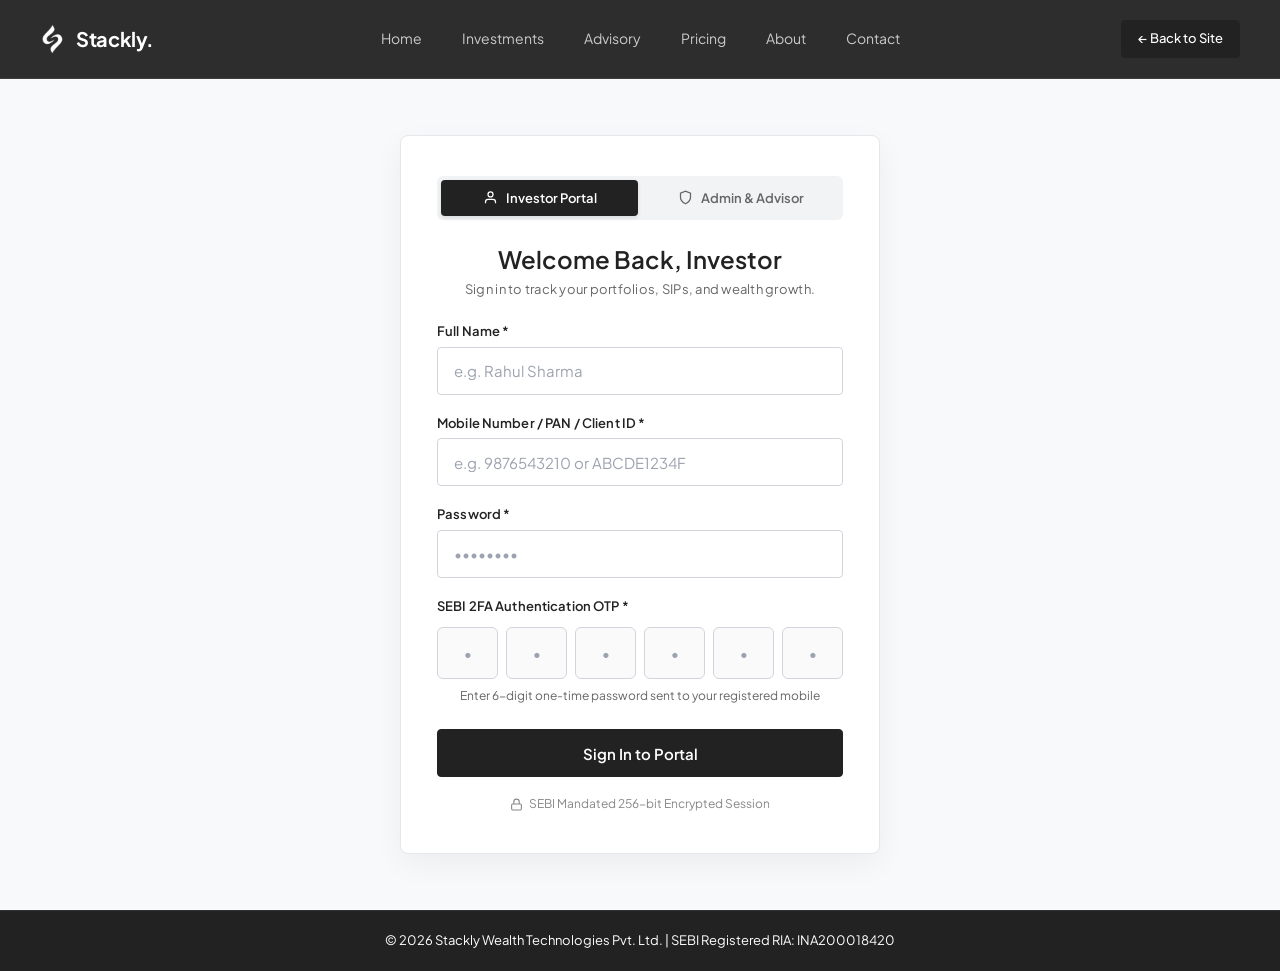
<file: login.html>
<!DOCTYPE html>
<html lang="en">
<head>
  <meta charset="UTF-8">
  <meta name="viewport" content="width=device-width, initial-scale=1.0">
  <title>Stackly</title>
  <meta name="description" content="Secure, SEBI 2FA-compliant portal login for Stackly investors and wealth administrators.">
  
  <link rel="stylesheet" href="css/style.css">
  <link rel="icon" type="image/webp" href="assets/logo.webp">
</head>
<body class="auth-page-body">

  <!-- Vanguard Navigation Component -->
  <div class="nav_component">
    <div class="padding-global">
      <div class="nav-wrapper">
        <div class="nav-brand-wrapper">
          <a href="index.html" class="nav-brand">
            <img src="assets/logo.webp" alt="Stackly" class="nav-brand-logo">
            <span class="text-size-large">Stackly.</span>
          </a>
        </div>
        <nav class="nav-menu">
          <a href="index.html" class="nav_menu_link">Home</a>
          <a href="investments.html" class="nav_menu_link">Investments</a>
          <a href="advisory.html" class="nav_menu_link">Advisory</a>
          <a href="pricing.html" class="nav_menu_link">Pricing</a>
          <a href="about.html" class="nav_menu_link">About</a>
          <a href="contact.html" class="nav_menu_link">Contact</a>
        </nav>
        <div class="nav-button-wrapper">
          <a href="index.html" class="button is-dark w-button" style="padding: 8px 16px; font-size: 0.8125rem;">← Back to Site</a>
        </div>
      </div>
    </div>
  </div>

  <!-- Main Login Card -->
  <main class="auth-wrapper">
    <div class="auth-card">
      
      <!-- Role Switcher Tabs -->
      <div class="auth-role-tabs">
        <button type="button" id="tab-client-role" class="auth-role-tab active">
          <svg width="15" height="15" viewBox="0 0 24 24" fill="none" stroke="currentColor" stroke-width="2" style="vertical-align: middle;">
            <path d="M20 21v-2a4 4 0 0 0-4-4H8a4 4 0 0 0-4 4v2"></path>
            <circle cx="12" cy="7" r="4"></circle>
          </svg>
          <span>Investor Portal</span>
        </button>
        <button type="button" id="tab-admin-role" class="auth-role-tab">
          <svg width="15" height="15" viewBox="0 0 24 24" fill="none" stroke="currentColor" stroke-width="2" style="vertical-align: middle;">
            <path d="M12 22s8-4 8-10V5l-8-3-8 3v7c0 6 8 10 8 10z"></path>
          </svg>
          <span>Admin & Advisor</span>
        </button>
      </div>

      <!-- Header -->
      <div style="text-align: center; margin-bottom: 24px;">
        <h1 class="heading-style-h3" id="auth-portal-title" style="font-weight: 600; font-size: 1.5rem;">Welcome back, Investor</h1>
        <p class="text-size-small" id="auth-portal-subtitle" style="color: #666; margin-top: 6px;">Sign in to track your portfolios, SIPs, and wealth growth.</p>
      </div>

      <!-- Form -->
      <form id="stackly-login-form">
        <div class="form-group">
          <label class="form-label" for="auth-name-input">Full Name *</label>
          <input type="text" id="auth-name-input" class="w-input" placeholder="e.g. Rahul Sharma" required autocomplete="name">
        </div>

        <div class="form-group">
          <label class="form-label" id="auth-identifier-label" for="auth-identifier-input">Mobile Number / PAN / Client ID *</label>
          <input type="text" id="auth-identifier-input" class="w-input" placeholder="e.g. 9876543210 or ABCDE1234F" required autocomplete="username">
        </div>

        <div class="form-group">
          <label class="form-label" for="auth-password-input">Password *</label>
          <input type="password" id="auth-password-input" class="w-input" placeholder="••••••••" required autocomplete="current-password">
        </div>

        <div class="form-group" style="margin-bottom: 1.5rem;">
          <label class="form-label">SEBI 2FA Authentication OTP *</label>
          <div class="otp-container">
            <input type="text" maxlength="1" class="otp-box" placeholder="•" inputmode="numeric" required>
            <input type="text" maxlength="1" class="otp-box" placeholder="•" inputmode="numeric" required>
            <input type="text" maxlength="1" class="otp-box" placeholder="•" inputmode="numeric" required>
            <input type="text" maxlength="1" class="otp-box" placeholder="•" inputmode="numeric" required>
            <input type="text" maxlength="1" class="otp-box" placeholder="•" inputmode="numeric" required>
            <input type="text" maxlength="1" class="otp-box" placeholder="•" inputmode="numeric" required>
          </div>
          <div class="form-hint" style="text-align: center; margin-top: 8px;">Enter 6-digit one-time password sent to your registered mobile</div>
        </div>

        <button type="submit" id="auth-submit-btn" class="button is-dark w-button is-full-width">
          Sign In to Portal
        </button>

        <div style="text-align: center; margin-top: 18px; font-size: 0.75rem; color: #888; display: flex; align-items: center; justify-content: center; gap: 6px;">
          <svg width="13" height="13" viewBox="0 0 24 24" fill="none" stroke="currentColor" stroke-width="2">
            <rect x="3" y="11" width="18" height="11" rx="2" ry="2"></rect>
            <path d="M7 11V7a5 5 0 0 1 10 0v4"></path>
          </svg>
          <span>SEBI Mandated 256-bit Encrypted Session</span>
        </div>
      </form>
    </div>
  </main>

  <!-- Footer -->
  <footer style="background: #222222; color: #ffffff; padding: 20px 0; text-align: center; font-size: 0.8125rem; border-top: 1px solid rgba(255,255,255,0.08);">
    <div class="padding-global">
      © 2026 Stackly Wealth Technologies Pvt. Ltd. | SEBI Registered RIA: INA200018420
    </div>
  </footer>

  <script src="js/main.js"></script>
  <script src="js/auth.js"></script>
</body>
</html>
</file>
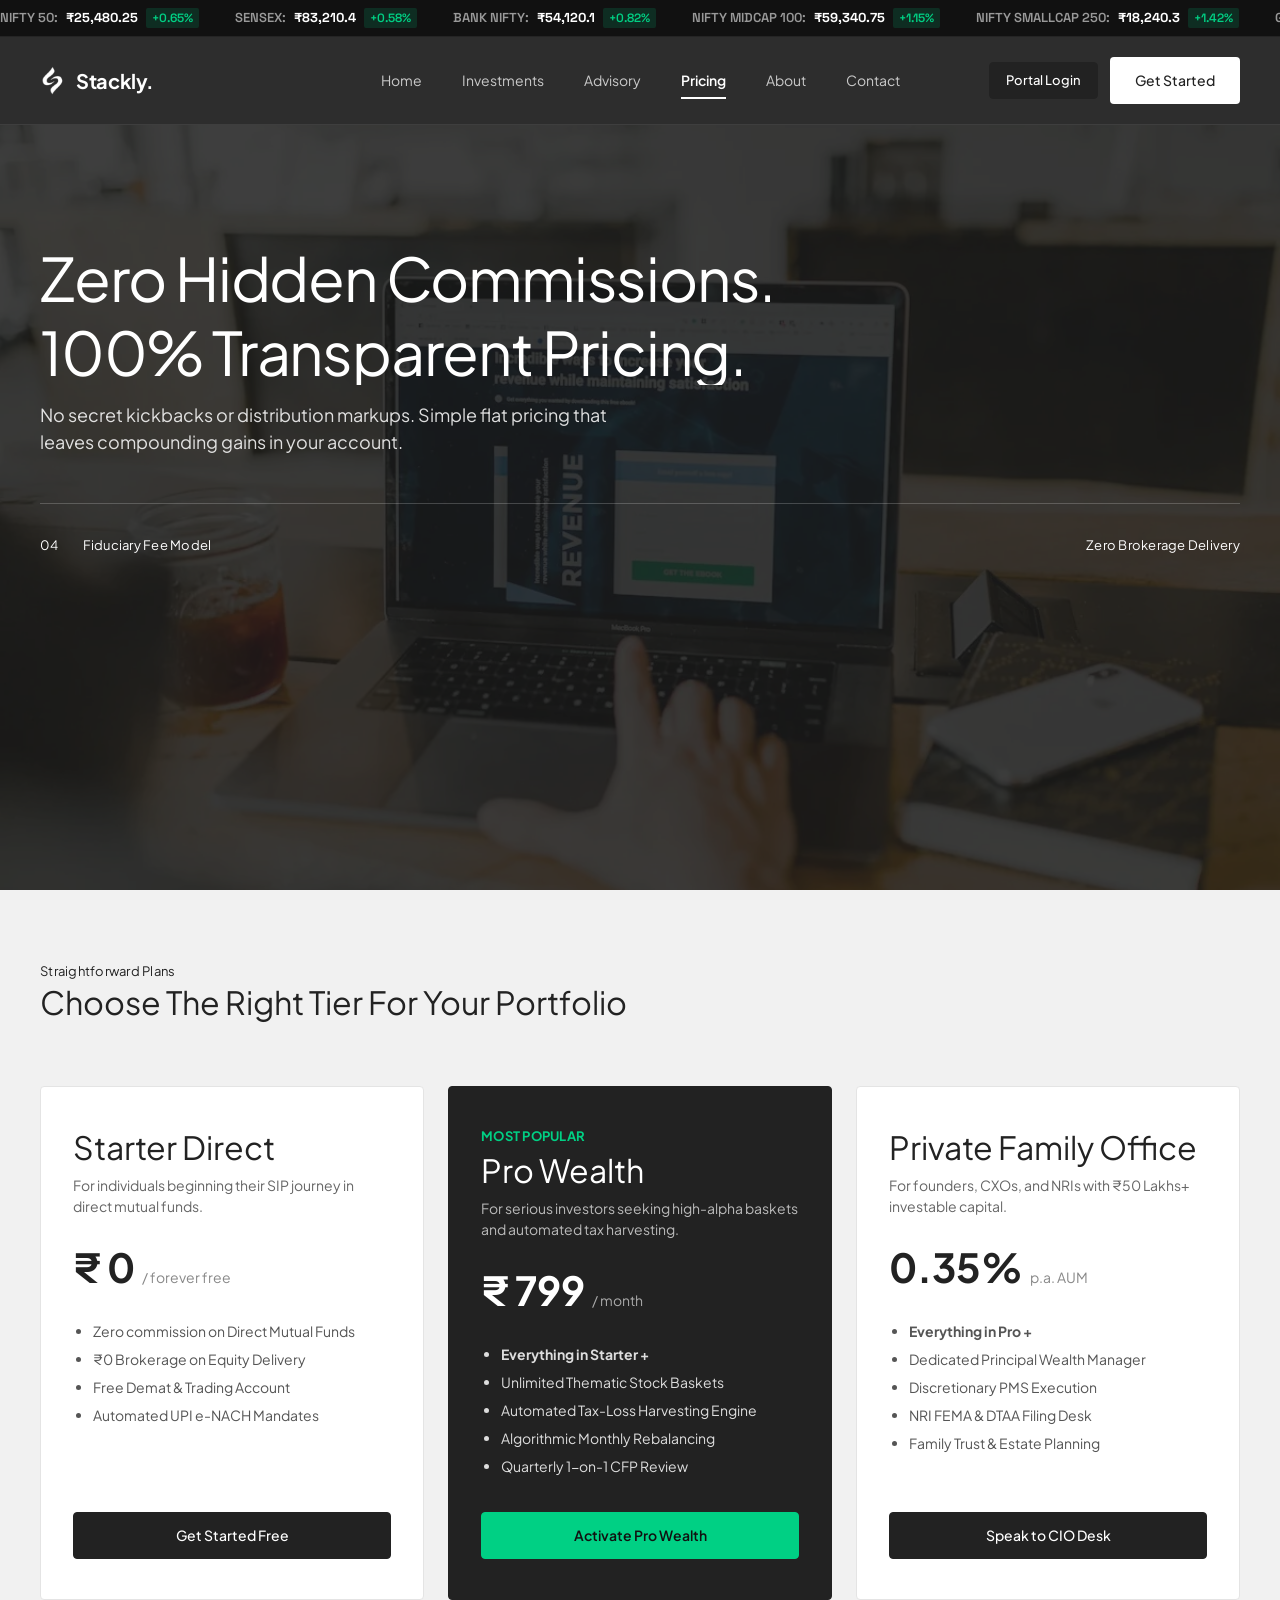
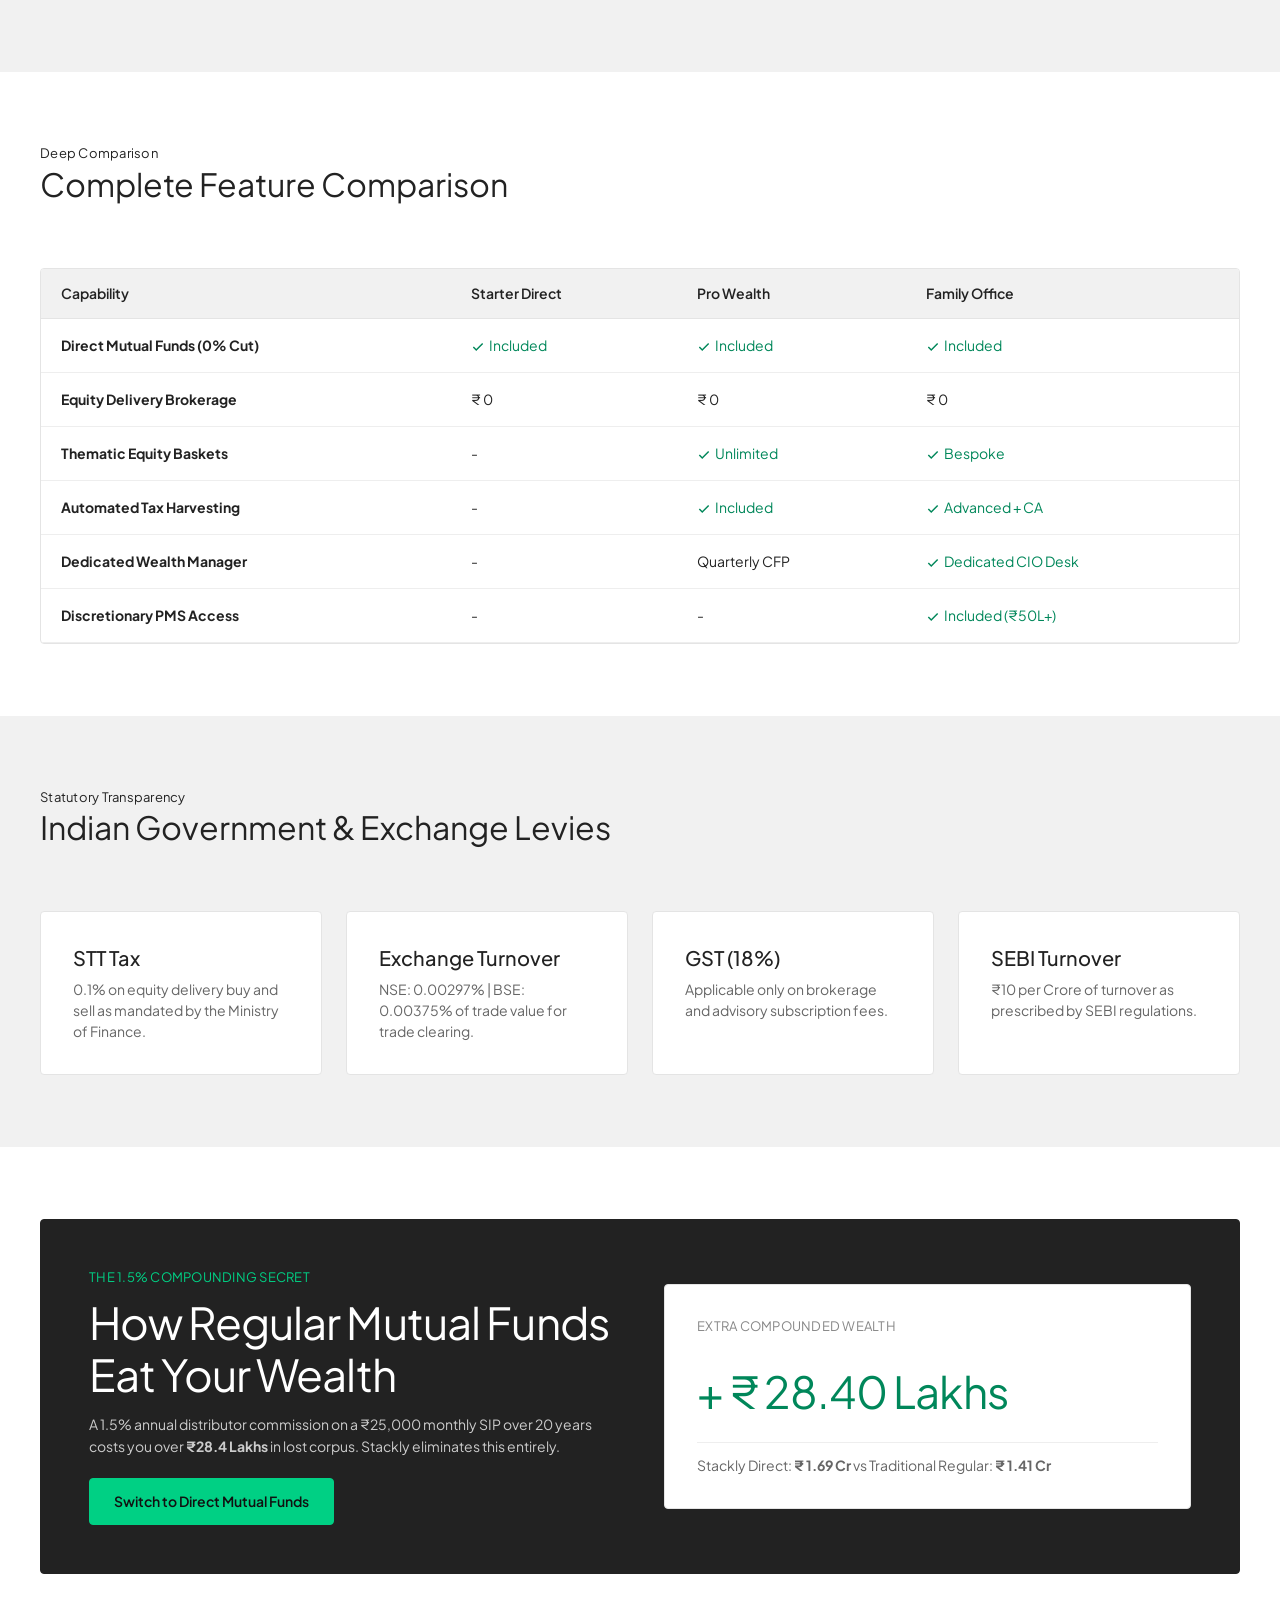
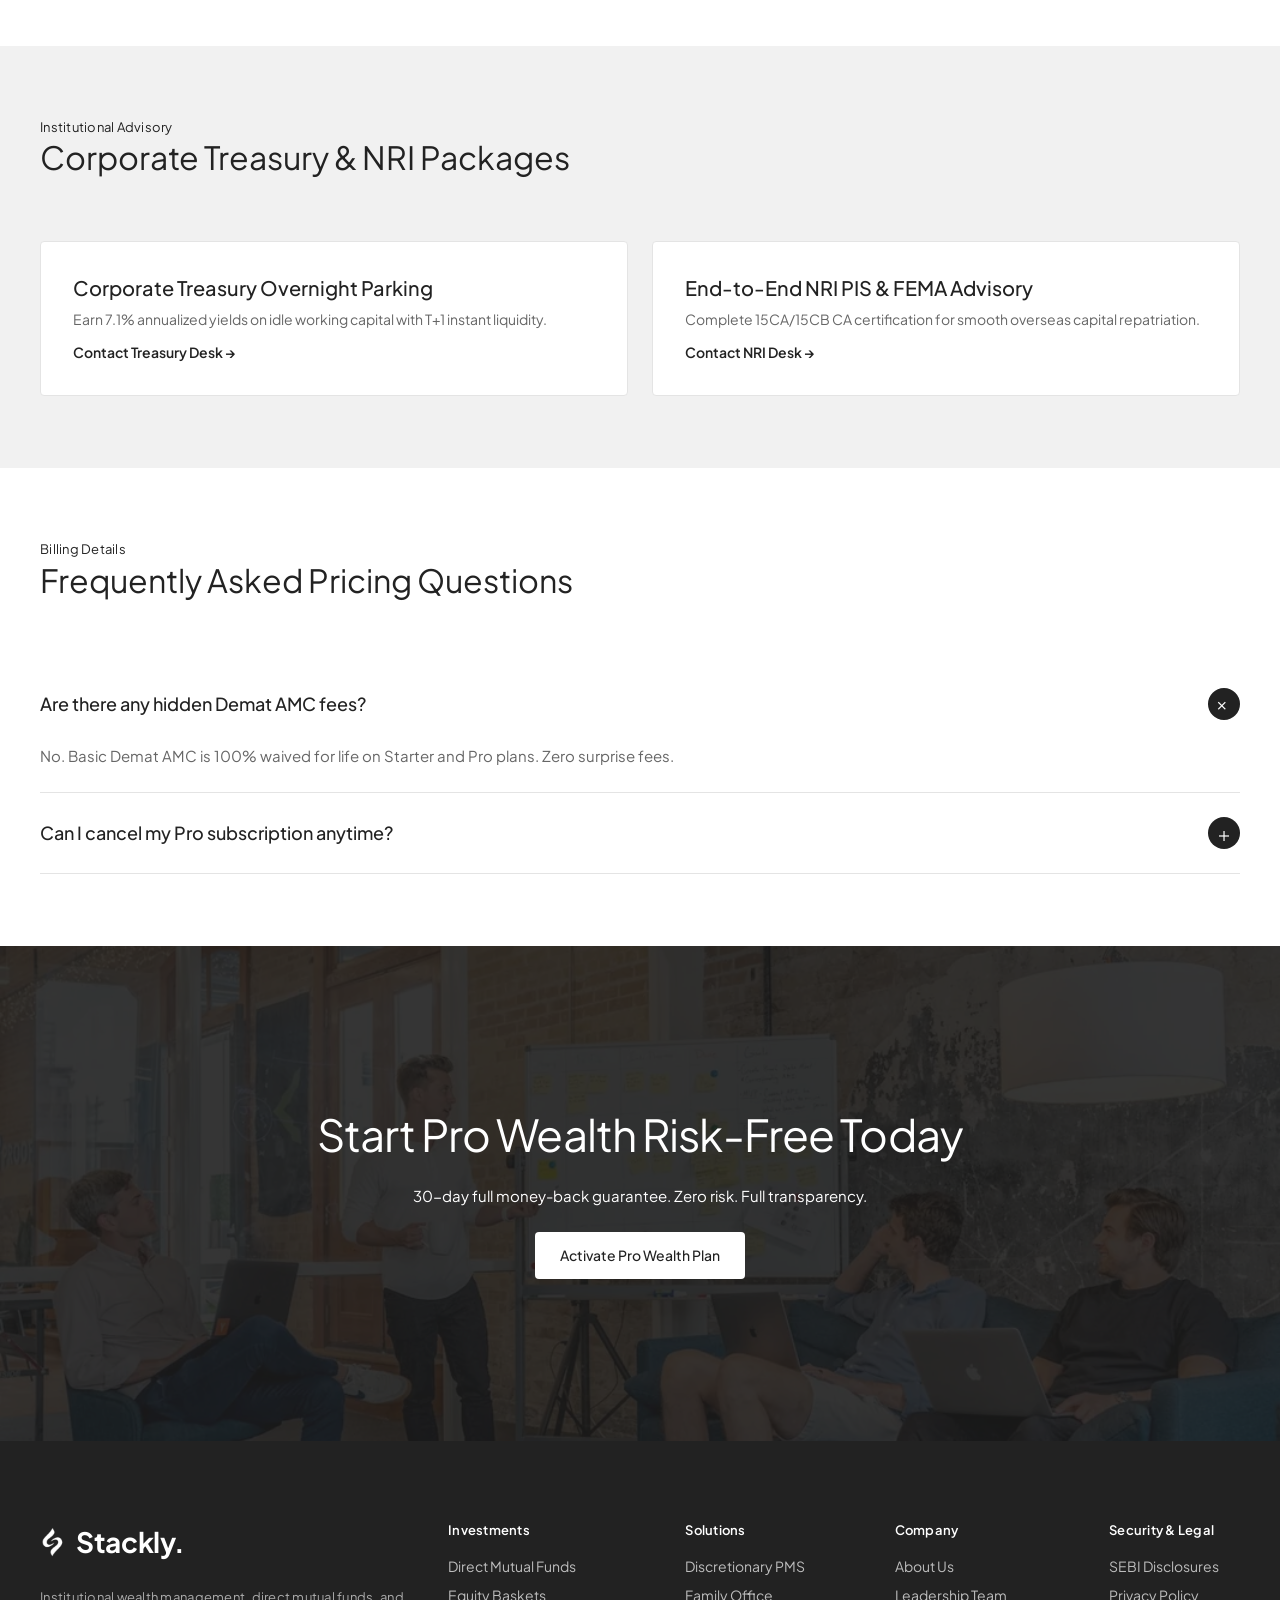
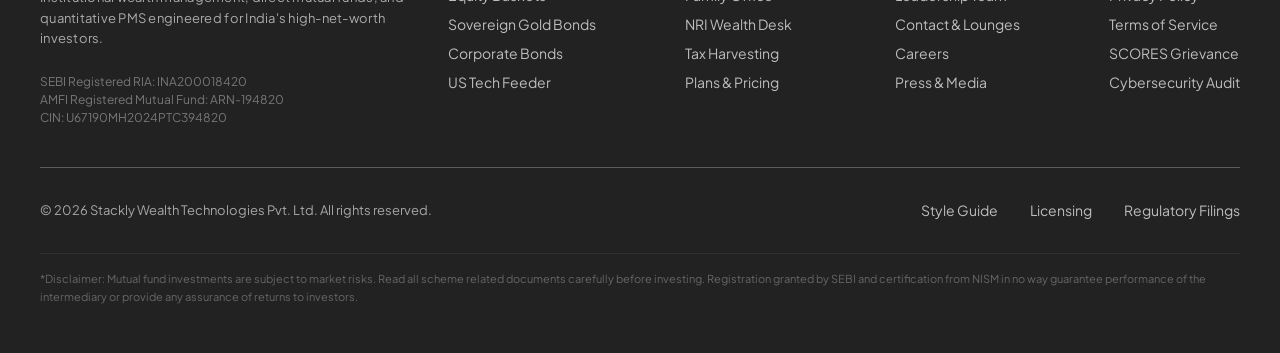
<file: pricing.html>
<!DOCTYPE html>
<html lang="en">
<head>
  <meta charset="UTF-8">
  <meta name="viewport" content="width=device-width, initial-scale=1.0">
  <title>Stackly</title>
  <meta name="description" content="Transparent, zero-commission pricing. Free direct mutual funds, low-cost equity baskets, and flat-fee advisory tiers for Indian investors.">
  
  <link rel="stylesheet" href="css/style.css">
  <link rel="icon" type="image/webp" href="assets/logo.webp">
</head>
<body>

  <!-- Top Market Ticker Ribbon -->
  <div class="market-ticker-bar">
    <div class="ticker-track"></div>
  </div>

  <!-- Vanguard Navigation Component -->
  <div class="nav_component">
    <div class="padding-global">
      <div class="nav-wrapper">
        <div class="nav-brand-wrapper">
          <a href="index.html" class="nav-brand">
            <img src="assets/logo.webp" alt="Stackly" class="nav-brand-logo">
            <span class="text-size-large">Stackly.</span>
          </a>
        </div>
        <nav class="nav-menu">
          <a href="index.html" class="nav_menu_link">Home</a>
          <a href="investments.html" class="nav_menu_link">Investments</a>
          <a href="advisory.html" class="nav_menu_link">Advisory</a>
          <a href="pricing.html" class="nav_menu_link active">Pricing</a>
          <a href="about.html" class="nav_menu_link">About</a>
          <a href="contact.html" class="nav_menu_link">Contact</a>
        </nav>
        <div class="nav-button-wrapper">
          <a href="login.html" class="button is-dark w-button" style="padding: 8px 16px; font-size: 0.8125rem;">Portal Login</a>
          <a href="404.html" class="button w-button">Get Started</a>
          <div class="nav_button mobile-toggle" aria-label="Toggle navigation menu">
            <svg width="20" height="20" viewBox="0 0 24 24" fill="none" stroke="currentColor" stroke-width="2">
              <line x1="3" y1="12" x2="21" y2="12"></line>
              <line x1="3" y1="6" x2="21" y2="6"></line>
              <line x1="3" y1="18" x2="21" y2="18"></line>
            </svg>
          </div>
        </div>
      </div>
    </div>
  </div>

  <!-- Mobile Drawer -->
  <div class="mobile-nav-drawer">
    <div class="mobile-nav-links">
      <a href="index.html" class="mobile-nav-link">Home <span>→</span></a>
      <a href="investments.html" class="mobile-nav-link">Investments <span>→</span></a>
      <a href="advisory.html" class="mobile-nav-link">Advisory <span>→</span></a>
      <a href="pricing.html" class="mobile-nav-link active">Pricing <span>→</span></a>
      <a href="about.html" class="mobile-nav-link">About <span>→</span></a>
      <a href="contact.html" class="mobile-nav-link">Contact <span>→</span></a>
    </div>
    <div style="display: flex; flex-direction: column; gap: 12px; margin-top: 24px;">
      <a href="login.html" class="button is-outline w-button" style="width: 100%;">Portal Login</a>
      <a href="404.html" class="button w-button" style="width: 100%;">Open Free Account</a>
    </div>
  </div>

  <main class="main-wrapper is-relative">
    <!-- SECTION 1: HERO -->
    <section class="section-home-hero is-relative">
      <img class="full-image-absolute" src="assets/hero-pricing.webp" alt="Pricing">
      <div class="image-overlay"></div>

      <div class="padding-global padding-section-small is-full-height">
        <div class="home-hero-wrapper">
          <div class="home-heading-first">
            <div class="heading-wrapper">
              <h1 class="heading-style-h1">Zero Hidden Commissions.</h1>
            </div>
            <div class="heading-wrapper">
              <h1 class="heading-style-h1">100% Transparent Pricing.</h1>
            </div>
            <div class="text-size-medium" style="margin-top: 1rem; color: rgba(255,255,255,0.85); max-width: 600px;">
              No secret kickbacks or distribution markups. Simple flat pricing that leaves compounding gains in your account.
            </div>
          </div>

          <div class="home-heading-second">
            <div class="text-size-small">04</div>
            <div class="text-size-small">Fiduciary Fee Model</div>
            <div class="text-size-small">Zero Brokerage Delivery</div>
          </div>
        </div>
      </div>
    </section>

    <!-- SECTION 2: 3-TIER PRICING -->
    <section class="section-home-benefit background-color-tertiary">
      <div class="padding-global padding-section-small">
        <div class="section-grid-x12">
          <div class="col-span-12 margin-bottom">
            <div class="text-size-small">Straightforward Plans</div>
            <h2 class="heading-style-h3">Choose the Right Tier for Your Portfolio</h2>
          </div>

          <!-- Tier 1 -->
          <div class="col-span-4" style="background: #fff; padding: 2.5rem 2rem; border-radius: 4px; border: 1px solid #e4e4e4; display: flex; flex-direction: column; justify-content: space-between;">
            <div>
              <h3 class="heading-style-h3">Starter Direct</h3>
              <p style="color: #666; margin-top: 8px;">For individuals beginning their SIP journey in direct mutual funds.</p>
              <div style="font-size: 2.5rem; font-weight: 700; margin: 20px 0; color: #222;">₹ 0 <span style="font-size: 0.875rem; font-weight: 400; color: #888;">/ forever free</span></div>
              <ul style="color: #555; line-height: 2; list-style: disc; padding-left: 20px; font-size: 0.875rem;">
                <li>Zero commission on Direct Mutual Funds</li>
                <li>₹0 Brokerage on Equity Delivery</li>
                <li>Free Demat & Trading Account</li>
                <li>Automated UPI e-NACH Mandates</li>
              </ul>
            </div>
            <a href="404.html" class="button is-dark w-button" style="width: 100%; text-align: center; margin-top: 2rem;">Get Started Free</a>
          </div>

          <!-- Tier 2 -->
          <div class="col-span-4" style="background: #222; color: #fff; padding: 2.5rem 2rem; border-radius: 4px; border: 1px solid #222; display: flex; flex-direction: column; justify-content: space-between;">
            <div>
              <div class="text-size-small" style="color: #00d084; font-weight: 700; text-transform: uppercase;">Most Popular</div>
              <h3 class="heading-style-h3" style="color: #fff; margin-top: 4px;">Pro Wealth</h3>
              <p style="color: #bbb; margin-top: 8px;">For serious investors seeking high-alpha baskets and automated tax harvesting.</p>
              <div style="font-size: 2.5rem; font-weight: 700; margin: 20px 0; color: #fff;">₹ 799 <span style="font-size: 0.875rem; font-weight: 400; color: #aaa;">/ month</span></div>
              <ul style="color: #ddd; line-height: 2; list-style: disc; padding-left: 20px; font-size: 0.875rem;">
                <li><strong>Everything in Starter +</strong></li>
                <li>Unlimited Thematic Stock Baskets</li>
                <li>Automated Tax-Loss Harvesting Engine</li>
                <li>Algorithmic Monthly Rebalancing</li>
                <li>Quarterly 1-on-1 CFP Review</li>
              </ul>
            </div>
            <a href="404.html" class="button is-brand w-button" style="width: 100%; text-align: center; margin-top: 2rem;">Activate Pro Wealth</a>
          </div>

          <!-- Tier 3 -->
          <div class="col-span-4" style="background: #fff; padding: 2.5rem 2rem; border-radius: 4px; border: 1px solid #e4e4e4; display: flex; flex-direction: column; justify-content: space-between;">
            <div>
              <h3 class="heading-style-h3">Private Family Office</h3>
              <p style="color: #666; margin-top: 8px;">For founders, CXOs, and NRIs with ₹50 Lakhs+ investable capital.</p>
              <div style="font-size: 2.5rem; font-weight: 700; margin: 20px 0; color: #222;">0.35% <span style="font-size: 0.875rem; font-weight: 400; color: #888;">p.a. AUM</span></div>
              <ul style="color: #555; line-height: 2; list-style: disc; padding-left: 20px; font-size: 0.875rem;">
                <li><strong>Everything in Pro +</strong></li>
                <li>Dedicated Principal Wealth Manager</li>
                <li>Discretionary PMS Execution</li>
                <li>NRI FEMA & DTAA Filing Desk</li>
                <li>Family Trust & Estate Planning</li>
              </ul>
            </div>
            <a href="advisory.html#book-consult" class="button is-dark w-button" style="width: 100%; text-align: center; margin-top: 2rem;">Speak to CIO Desk</a>
          </div>
        </div>
      </div>
    </section>

    <!-- SECTION 3: FEATURE MATRIX TABLE -->
    <section class="section-home-about background-color-alternate">
      <div class="padding-global padding-section-small">
        <div class="section-grid-x12">
          <div class="col-span-12 margin-bottom">
            <div class="text-size-small">Deep Comparison</div>
            <h2 class="heading-style-h3">Complete Feature Comparison</h2>
          </div>

          <div class="col-span-12">
            <div class="data-table-wrapper">
              <table class="data-table">
                <thead>
                  <tr>
                    <th>Capability</th>
                    <th>Starter Direct</th>
                    <th>Pro Wealth</th>
                    <th>Family Office</th>
                  </tr>
                </thead>
                <tbody>
                  <tr>
                    <td><strong>Direct Mutual Funds (0% Cut)</strong></td>
                    <td style="color: #00875a;"><svg width="14" height="14" viewBox="0 0 24 24" fill="none" stroke="currentColor" stroke-width="2.5" style="vertical-align: middle; margin-right: 4px;"><polyline points="20 6 9 17 4 12"></polyline></svg>Included</td>
                    <td style="color: #00875a;"><svg width="14" height="14" viewBox="0 0 24 24" fill="none" stroke="currentColor" stroke-width="2.5" style="vertical-align: middle; margin-right: 4px;"><polyline points="20 6 9 17 4 12"></polyline></svg>Included</td>
                    <td style="color: #00875a;"><svg width="14" height="14" viewBox="0 0 24 24" fill="none" stroke="currentColor" stroke-width="2.5" style="vertical-align: middle; margin-right: 4px;"><polyline points="20 6 9 17 4 12"></polyline></svg>Included</td>
                  </tr>
                  <tr>
                    <td><strong>Equity Delivery Brokerage</strong></td>
                    <td>₹ 0</td>
                    <td>₹ 0</td>
                    <td>₹ 0</td>
                  </tr>
                  <tr>
                    <td><strong>Thematic Equity Baskets</strong></td>
                    <td>-</td>
                    <td style="color: #00875a;"><svg width="14" height="14" viewBox="0 0 24 24" fill="none" stroke="currentColor" stroke-width="2.5" style="vertical-align: middle; margin-right: 4px;"><polyline points="20 6 9 17 4 12"></polyline></svg>Unlimited</td>
                    <td style="color: #00875a;"><svg width="14" height="14" viewBox="0 0 24 24" fill="none" stroke="currentColor" stroke-width="2.5" style="vertical-align: middle; margin-right: 4px;"><polyline points="20 6 9 17 4 12"></polyline></svg>Bespoke</td>
                  </tr>
                  <tr>
                    <td><strong>Automated Tax Harvesting</strong></td>
                    <td>-</td>
                    <td style="color: #00875a;"><svg width="14" height="14" viewBox="0 0 24 24" fill="none" stroke="currentColor" stroke-width="2.5" style="vertical-align: middle; margin-right: 4px;"><polyline points="20 6 9 17 4 12"></polyline></svg>Included</td>
                    <td style="color: #00875a;"><svg width="14" height="14" viewBox="0 0 24 24" fill="none" stroke="currentColor" stroke-width="2.5" style="vertical-align: middle; margin-right: 4px;"><polyline points="20 6 9 17 4 12"></polyline></svg>Advanced + CA</td>
                  </tr>
                  <tr>
                    <td><strong>Dedicated Wealth Manager</strong></td>
                    <td>-</td>
                    <td>Quarterly CFP</td>
                    <td style="color: #00875a;"><svg width="14" height="14" viewBox="0 0 24 24" fill="none" stroke="currentColor" stroke-width="2.5" style="vertical-align: middle; margin-right: 4px;"><polyline points="20 6 9 17 4 12"></polyline></svg>Dedicated CIO Desk</td>
                  </tr>
                  <tr>
                    <td><strong>Discretionary PMS Access</strong></td>
                    <td>-</td>
                    <td>-</td>
                    <td style="color: #00875a;"><svg width="14" height="14" viewBox="0 0 24 24" fill="none" stroke="currentColor" stroke-width="2.5" style="vertical-align: middle; margin-right: 4px;"><polyline points="20 6 9 17 4 12"></polyline></svg>Included (₹50L+)</td>
                  </tr>
                </tbody>
              </table>
            </div>
          </div>
        </div>
      </div>
    </section>

    <!-- SECTION 4: REGULATORY STATUTORY CHARGES -->
    <section class="section-home-benefit background-color-tertiary">
      <div class="padding-global padding-section-small">
        <div class="section-grid-x12">
          <div class="col-span-12 margin-bottom">
            <div class="text-size-small">Statutory Transparency</div>
            <h2 class="heading-style-h3">Indian Government & Exchange Levies</h2>
          </div>

          <div class="col-span-3" style="background: #fff; padding: 2rem; border-radius: 4px; border: 1px solid #e4e4e4;">
            <h3 class="heading-style-h4">STT Tax</h3>
            <p style="color: #666; margin-top: 8px;">0.1% on equity delivery buy and sell as mandated by the Ministry of Finance.</p>
          </div>

          <div class="col-span-3" style="background: #fff; padding: 2rem; border-radius: 4px; border: 1px solid #e4e4e4;">
            <h3 class="heading-style-h4">Exchange Turnover</h3>
            <p style="color: #666; margin-top: 8px;">NSE: 0.00297% | BSE: 0.00375% of trade value for trade clearing.</p>
          </div>

          <div class="col-span-3" style="background: #fff; padding: 2rem; border-radius: 4px; border: 1px solid #e4e4e4;">
            <h3 class="heading-style-h4">GST (18%)</h3>
            <p style="color: #666; margin-top: 8px;">Applicable only on brokerage and advisory subscription fees.</p>
          </div>

          <div class="col-span-3" style="background: #fff; padding: 2rem; border-radius: 4px; border: 1px solid #e4e4e4;">
            <h3 class="heading-style-h4">SEBI Turnover</h3>
            <p style="color: #666; margin-top: 8px;">₹10 per Crore of turnover as prescribed by SEBI regulations.</p>
          </div>
        </div>
      </div>
    </section>

    <!-- SECTION 5: DIRECT VS REGULAR COMPOUNDING -->
    <section class="section-home-about background-color-alternate">
      <div class="padding-global padding-section-small">
        <div class="section-grid-x12">
          <div class="col-span-12">
            <div class="calc-wrapper" style="background: #222; color: #fff; border-color: #222;">
              <div class="calc-grid">
                <div>
                  <div class="text-size-small" style="color: #00d084; text-transform: uppercase;">The 1.5% Compounding Secret</div>
                  <h2 class="heading-style-h2" style="color: #fff; margin-top: 8px;">How Regular Mutual Funds Eat Your Wealth</h2>
                  <p style="color: #ccc; margin-top: 12px; line-height: 1.6;">
                    A 1.5% annual distributor commission on a ₹25,000 monthly SIP over 20 years costs you over <strong>₹28.4 Lakhs</strong> in lost corpus. Stackly eliminates this entirely.
                  </p>
                  <a href="404.html" class="button is-brand w-button" style="margin-top: 20px;">Switch to Direct Mutual Funds</a>
                </div>

                <div class="calc-result-box" style="color: #222;">
                  <div class="text-size-small" style="text-transform: uppercase; color: #888;">Extra Compounded Wealth</div>
                  <div class="heading-style-h2" style="color: #00875a; margin-top: 4px;">+ ₹ 28.40 Lakhs</div>
                  <div style="font-size: 0.875rem; color: #666; border-top: 1px solid #eee; padding-top: 12px;">
                    Stackly Direct: <strong>₹ 1.69 Cr</strong> vs Traditional Regular: <strong>₹ 1.41 Cr</strong>
                  </div>
                </div>
              </div>
            </div>
          </div>
        </div>
      </div>
    </section>

    <!-- SECTION 6: NRI & CORPORATE TREASURY -->
    <section class="section-home-benefit background-color-tertiary">
      <div class="padding-global padding-section-small">
        <div class="section-grid-x12">
          <div class="col-span-12 margin-bottom">
            <div class="text-size-small">Institutional Advisory</div>
            <h2 class="heading-style-h3">Corporate Treasury & NRI Packages</h2>
          </div>

          <div class="col-span-6" style="background: #fff; padding: 2rem; border-radius: 4px; border: 1px solid #e4e4e4;">
            <h3 class="heading-style-h4">Corporate Treasury Overnight Parking</h3>
            <p style="color: #666; margin-top: 8px;">Earn 7.1% annualized yields on idle working capital with T+1 instant liquidity.</p>
            <a href="contact.html" style="color: #222; font-weight: 600; display: inline-block; margin-top: 12px;">Contact Treasury Desk →</a>
          </div>

          <div class="col-span-6" style="background: #fff; padding: 2rem; border-radius: 4px; border: 1px solid #e4e4e4;">
            <h3 class="heading-style-h4">End-to-End NRI PIS & FEMA Advisory</h3>
            <p style="color: #666; margin-top: 8px;">Complete 15CA/15CB CA certification for smooth overseas capital repatriation.</p>
            <a href="contact.html" style="color: #222; font-weight: 600; display: inline-block; margin-top: 12px;">Contact NRI Desk →</a>
          </div>
        </div>
      </div>
    </section>

    <!-- SECTION 7: PRICING FAQS -->
    <section class="section-home-about background-color-alternate">
      <div class="padding-global padding-section-small">
        <div class="section-grid-x12">
          <div class="col-span-12 margin-bottom">
            <div class="text-size-small">Billing Details</div>
            <h2 class="heading-style-h3">Frequently Asked Pricing Questions</h2>
          </div>

          <div class="accordian">
            <div class="accordian-cell is-open">
              <div class="accordian-bar">
                <div class="accordian-heading">Are there any hidden Demat AMC fees?</div>
                <div class="icon-wrapper">+</div>
              </div>
              <div class="accordion-content">
                <p>No. Basic Demat AMC is 100% waived for life on Starter and Pro plans. Zero surprise fees.</p>
              </div>
            </div>

            <div class="accordian-cell">
              <div class="accordian-bar">
                <div class="accordian-heading">Can I cancel my Pro subscription anytime?</div>
                <div class="icon-wrapper">+</div>
              </div>
              <div class="accordion-content">
                <p>Yes. You can cancel with 1 click. Your investments remain active on the free Starter Direct tier.</p>
              </div>
            </div>
          </div>
        </div>
      </div>
    </section>

    <!-- SECTION 8: CTA BANNER -->
    <section class="section-home-cta is-relative">
      <img src="assets/cta-pricing.webp" alt="Risk-Free Guarantee" class="full-image-absolute">
      <div class="image-overlay" style="opacity: 0.7;"></div>

      <div class="padding-global padding-section-small is-full-height">
        <div class="home-cta-wrapper">
          <div class="max-width-large text-align-center">
            <div class="cta-wrapper">
              <h2 class="heading-style-h2">Start Pro Wealth Risk-Free Today</h2>
              <div class="text-size-regular">30-day full money-back guarantee. Zero risk. Full transparency.</div>
              <a href="404.html" class="button w-button">Activate Pro Wealth Plan</a>
            </div>
          </div>
        </div>
      </div>
    </section>
  </main>

  <!-- Vanguard Footer -->
  <footer id="Footer" class="section-home-footer background-color-primary">
    <div class="padding-global">
      <div class="section-grid-x12 margin-bottom">
        <div class="footer-heading">
          <a href="index.html" class="nav-brand" style="margin-bottom: 1rem;">
            <img src="assets/logo.webp" alt="Stackly" class="nav-brand-logo">
            <span class="text-size-large" style="font-size: 1.75rem;">Stackly.</span>
          </a>
          <p class="text-size-small" style="color: #aaaaaa; line-height: 1.6;">
            Institutional wealth management, direct mutual funds, and quantitative PMS engineered for India's high-net-worth investors.
          </p>
          <div style="margin-top: 1rem; font-size: 0.75rem; color: #777; line-height: 1.5;">
            SEBI Registered RIA: INA200018420<br>
            AMFI Registered Mutual Fund: ARN-194820<br>
            CIN: U67190MH2024PTC394820
          </div>
        </div>

        <div class="footer-links">
          <div class="footer-link-wrapper">
            <div class="text-size-small text-weight-semibold">Investments</div>
            <div class="footer-link-cell">
              <a href="investments.html" class="text-style-link is-white">Direct Mutual Funds</a>
              <a href="investments.html" class="text-style-link is-white">Equity Baskets</a>
              <a href="investments.html" class="text-style-link is-white">Sovereign Gold Bonds</a>
              <a href="investments.html" class="text-style-link is-white">Corporate Bonds</a>
              <a href="404.html" class="text-style-link is-white">US Tech Feeder</a>
            </div>
          </div>

          <div class="footer-link-wrapper">
            <div class="text-size-small text-weight-semibold">Solutions</div>
            <div class="footer-link-cell">
              <a href="advisory.html" class="text-style-link is-white">Discretionary PMS</a>
              <a href="advisory.html" class="text-style-link is-white">Family Office</a>
              <a href="advisory.html" class="text-style-link is-white">NRI Wealth Desk</a>
              <a href="advisory.html" class="text-style-link is-white">Tax Harvesting</a>
              <a href="pricing.html" class="text-style-link is-white">Plans & Pricing</a>
            </div>
          </div>

          <div class="footer-link-wrapper">
            <div class="text-size-small text-weight-semibold">Company</div>
            <div class="footer-link-cell">
              <a href="about.html" class="text-style-link is-white">About Us</a>
              <a href="about.html" class="text-style-link is-white">Leadership Team</a>
              <a href="contact.html" class="text-style-link is-white">Contact & Lounges</a>
              <a href="404.html" class="text-style-link is-white">Careers</a>
              <a href="404.html" class="text-style-link is-white">Press & Media</a>
            </div>
          </div>

          <div class="footer-link-wrapper">
            <div class="text-size-small text-weight-semibold">Security & Legal</div>
            <div class="footer-link-cell">
              <a href="404.html" class="text-style-link is-white">SEBI Disclosures</a>
              <a href="404.html" class="text-style-link is-white">Privacy Policy</a>
              <a href="404.html" class="text-style-link is-white">Terms of Service</a>
              <a href="404.html" class="text-style-link is-white">SCORES Grievance</a>
              <a href="404.html" class="text-style-link is-white">Cybersecurity Audit</a>
            </div>
          </div>
        </div>
      </div>

      <div class="line-divider"></div>

      <div class="footer-credential-wrapper is-margined-vertical">
        <div>
          © 2026 Stackly Wealth Technologies Pvt. Ltd. All rights reserved.
        </div>
        <div class="footer-credential-cell">
          <a href="404.html" class="text-style-link is-white">Style Guide</a>
          <a href="404.html" class="text-style-link is-white">Licensing</a>
          <a href="404.html" class="text-style-link is-white">Regulatory Filings</a>
        </div>
      </div>

      <div style="font-size: 0.6875rem; color: #666666; line-height: 1.6; border-top: 1px solid rgba(255,255,255,0.06); padding-top: 1rem;">
        *Disclaimer: Mutual fund investments are subject to market risks. Read all scheme related documents carefully before investing. Registration granted by SEBI and certification from NISM in no way guarantee performance of the intermediary or provide any assurance of returns to investors.
      </div>
    </div>
  </footer>

  <script src="js/main.js"></script>
</body>
</html>
</file>
<file: css/style.css>
/* ==========================================================================
   STACKLY - EXACT VANGUARD DESIGN SYSTEM & THEME
   Domain: Finance & Wealth Management (Indian Market Edition)
   SEBI Compliant | AMFI Registered | Institutional Grade
   Inspired 1:1 by Vanguard Design Language, Typography, Colors & Sections
   ========================================================================== */

@import url('https://fonts.googleapis.com/css2?family=Plus+Jakarta+Sans:ital,wght@0,300;0,400;0,500;0,600;0,700;0,800;1,400&family=Space+Grotesk:wght@500;600;700&display=swap');

/* --- Vanguard CSS Variables --- */
:root {
  /* Vanguard Theme Colors */
  --base-color-neutral--dark-grey: #222222;
  --base-color-neutral--white: #ffffff;
  --base-color-neutral--neutral-darker: #1a1a1a;
  --base-color-neutral--neutral-dark: #444444;
  --base-color-neutral--neutral: #666666;
  --base-color-neutral--neutral-light: #aaaaaa;
  --base-color-neutral--neutral-lighter: #cccccc;
  --base-color-neutral--neutral-lightest: #eeeeee;
  --base-color-brand--grey-light: #e4e4e4;
  --base-color-brand--grey-lightest: #f1f1f1;
  --base-color-brand--blue: #172d6e;
  --base-color-brand--blue-light: #d9e5ff;
  --base-color-system--success-green: #00d084;
  --base-color-system--error-red: #ea384c;

  /* Theme Mappings */
  --background-color--background-primary: #222222;
  --background-color--background-secondary: #e4e4e4;
  --background-color--background-tertiary: #f1f1f1;
  --background-color--background-alternate: #ffffff;
  --background-color--background-dark: #121212;

  --text-color--text-primary: #222222;
  --text-color--text-secondary: #666666;
  --text-color--text-white: #ffffff;
  --text-color--text-muted: #888888;
  --text-color--text-accent: #00d084;

  --border-color--border-primary: #eeeeee;
  --border-color--border-secondary: #dddddd;
  --border-color--border-dark: rgba(255, 255, 255, 0.12);

  --font-family-main: 'Plus Jakarta Sans', -apple-system, BlinkMacSystemFont, 'Segoe UI', Roboto, sans-serif;
  --font-family-mono: 'Space Grotesk', monospace;

  --container-max: 1240px;
  --transition-smooth: 0.3s cubic-bezier(0.16, 1, 0.3, 1);
}

/* --- Global Resets & Typography --- */
*, *::before, *::after {
  box-sizing: border-box;
  margin: 0;
  padding: 0;
}

html {
  -webkit-text-size-adjust: 100%;
  -ms-text-size-adjust: 100%;
  scroll-behavior: smooth;
  font-size: 16px;
}

body {
  color: #222222;
  background-color: #ffffff;
  font-family: var(--font-family-main);
  font-size: 0.875rem;
  font-weight: 400;
  line-height: 1.5;
  -webkit-font-smoothing: antialiased;
  -moz-osx-font-smoothing: grayscale;
  overflow-x: hidden;
  min-height: 100vh;
  display: flex;
  flex-direction: column;
}

main {
  flex: 1;
}

img {
  max-width: 100%;
  display: inline-block;
  vertical-align: middle;
}

a {
  color: inherit;
  text-decoration: none;
  transition: all var(--transition-smooth);
}

button {
  cursor: pointer;
  border: none;
  background: none;
  font-family: inherit;
}

/* --- Vanguard Heading & Text Classes --- */
.heading-style-h1 {
  font-size: clamp(2.5rem, 5vw, 4.25rem);
  font-weight: 400;
  line-height: 1.1;
  text-transform: capitalize;
  letter-spacing: -0.02em;
}

.heading-style-h2 {
  font-size: clamp(2rem, 3.8vw, 3rem);
  font-weight: 400;
  line-height: 1.2;
  text-transform: capitalize;
  letter-spacing: -0.02em;
}

.heading-style-h3 {
  font-size: clamp(1.5rem, 2.5vw, 2.1rem);
  font-weight: 400;
  line-height: 1.25;
  text-transform: capitalize;
}

.heading-style-h4 {
  font-size: 1.25rem;
  font-weight: 500;
  line-height: 1.35;
}

.text-size-large {
  font-size: 1.25rem;
}

.text-size-medium {
  font-size: 1.125rem;
}

.text-size-regular {
  font-size: 0.9375rem;
}

.text-size-small {
  font-size: 0.8125rem;
  letter-spacing: 0.02em;
}

.text-size-tiny {
  font-size: 0.75rem;
}

.text-weight-normal {
  font-weight: 400;
}

.text-weight-medium {
  font-weight: 500;
}

.text-weight-semibold {
  font-weight: 600;
}

.text-align-center {
  text-align: center;
}

/* --- Vanguard Spacing & Layout Utilities --- */
.padding-global {
  padding-left: 2.5rem;
  padding-right: 2.5rem;
}

.padding-section-small {
  padding-top: 4.5rem;
  padding-bottom: 4.5rem;
}

.padding-section-medium {
  padding-top: 6rem;
  padding-bottom: 6rem;
}

.padding-section-large {
  padding-top: 8rem;
  padding-bottom: 8rem;
}

.margin-bottom {
  margin-bottom: 2.5rem;
}

.margin-0 {
  margin: 0 !important;
}

.padding-0 {
  padding: 0 !important;
}

.spacer-small {
  width: 100%;
  padding-top: 1rem;
}

.spacer-medium {
  width: 100%;
  padding-top: 2rem;
}

.spacer-large {
  width: 100%;
  padding-top: 3rem;
}

.is-relative {
  position: relative;
}

.is-full-height {
  height: 100%;
}

.max-width-large {
  width: 100%;
  max-width: 48rem;
}

.line-divider {
  background-color: var(--background-color--background-secondary);
  opacity: 0.3;
  height: 1px;
}

/* --- Vanguard 12-Column Grid System --- */
.section-grid-x12 {
  grid-column-gap: 24px;
  grid-row-gap: 24px;
  grid-template-rows: auto;
  grid-template-columns: repeat(12, 1fr);
  grid-auto-columns: 1fr;
  display: grid;
  width: 100%;
  max-width: var(--container-max);
  margin-left: auto;
  margin-right: auto;
  box-sizing: border-box;
}

.section-grid-x12 > * {
  min-width: 0;
  box-sizing: border-box;
}

.col-span-12 { grid-column: span 12; width: 100%; }
.col-span-8 { grid-column: span 8; }
.col-span-6 { grid-column: span 6; }
.col-span-4 { grid-column: span 4; }
.col-span-3 { grid-column: span 3; }

/* Timeline Grid */
.timeline-grid {
  display: grid;
  grid-template-columns: repeat(4, 1fr);
  gap: 20px;
  width: 100%;
}

.timeline-grid > * {
  min-width: 0;
}

/* Institutional Partner Strip */
.institution-strip {
  display: flex;
  justify-content: space-between;
  flex-wrap: wrap;
  gap: 24px;
  padding: 20px 0;
  border-top: 1px solid #dcdcdc;
  border-bottom: 1px solid #dcdcdc;
  width: 100%;
  box-sizing: border-box;
}

/* --- Vanguard Theme Background Classes --- */
.background-color-primary {
  background-color: var(--background-color--background-primary);
  color: var(--text-color--text-white);
}

.background-color-secondary {
  background-color: var(--background-color--background-secondary);
  color: var(--text-color--text-primary);
}

.background-color-tertiary {
  background-color: var(--background-color--background-tertiary);
  color: var(--text-color--text-primary);
}

.background-color-alternate {
  background-color: var(--background-color--background-alternate);
  color: var(--text-color--text-primary);
}

.background-color-dark {
  background-color: #111111;
  color: #ffffff;
}

/* --- Vanguard Button Component --- */
.button, .w-button {
  display: inline-flex;
  align-items: center;
  justify-content: center;
  gap: 8px;
  background-color: #ffffff;
  color: #222222;
  font-size: 0.875rem;
  font-weight: 500;
  padding: 12px 24px;
  border-radius: 4px;
  text-decoration: none;
  transition: all var(--transition-smooth);
  border: 1px solid rgba(255, 255, 255, 0.2);
  cursor: pointer;
}

.button:hover, .w-button:hover {
  background-color: #f1f1f1;
  transform: translateY(-1px);
}

.button.is-dark {
  background-color: #222222;
  color: #ffffff;
  border-color: #222222;
}

.button.is-dark:hover {
  background-color: #333333;
}

.button.is-brand {
  background-color: #00d084;
  color: #111111;
  border-color: #00d084;
  font-weight: 600;
}

.button.is-brand:hover {
  background-color: #00eb95;
}

.button.is-outline {
  background-color: transparent;
  color: inherit;
  border: 1px solid currentColor;
}

.button.is-outline:hover {
  background-color: rgba(255, 255, 255, 0.1);
}

/* ==========================================================================
   VANGUARD FORM & INPUT SYSTEM (Institutional Quality)
   ========================================================================== */
.form-group {
  display: flex;
  flex-direction: column;
  margin-bottom: 1.25rem;
  width: 100%;
  position: relative;
  text-align: left;
}

.form-group:last-child {
  margin-bottom: 0;
}

.form-label, label {
  display: block;
  font-size: 0.8125rem;
  font-weight: 600;
  color: #222222;
  margin-bottom: 6px;
  line-height: 1.35;
  letter-spacing: 0.01em;
}

.form-label.is-light, label.is-light {
  color: #ffffff;
}

.form-hint {
  font-size: 0.75rem;
  color: #666666;
  margin-top: 4px;
}

/* Master Form Input & Select Controls */
input[type="text"],
input[type="password"],
input[type="email"],
input[type="tel"],
input[type="number"],
input[type="search"],
input[type="url"],
select,
textarea,
.w-input,
.w-select,
.form-control,
.form-input {
  display: block;
  width: 100%;
  height: 48px;
  padding: 10px 16px;
  margin: 0;
  font-family: var(--font-family-main);
  font-size: 0.9375rem;
  font-weight: 400;
  line-height: 1.5;
  color: #1a1a1a;
  background-color: #ffffff;
  border: 1px solid #d1d5db;
  border-radius: 4px;
  box-sizing: border-box;
  -webkit-appearance: none;
  -moz-appearance: none;
  appearance: none;
  transition: border-color 0.2s ease, box-shadow 0.2s ease, background-color 0.2s ease;
  outline: none;
}

input[type="text"]::placeholder,
input[type="password"]::placeholder,
input[type="email"]::placeholder,
input[type="tel"]::placeholder,
input[type="number"]::placeholder,
input[type="search"]::placeholder,
textarea::placeholder,
.w-input::placeholder,
.form-control::placeholder {
  color: #9ca3af;
  font-weight: 400;
  opacity: 1;
}

input:hover:not(:disabled),
select:hover:not(:disabled),
textarea:hover:not(:disabled),
.w-input:hover:not(:disabled),
.w-select:hover:not(:disabled) {
  border-color: #9ca3af;
}

input:focus,
select:focus,
textarea:focus,
.w-input:focus,
.w-select:focus,
.form-control:focus {
  border-color: #222222;
  box-shadow: 0 0 0 3px rgba(34, 34, 34, 0.12);
  background-color: #ffffff;
  outline: none;
}

input:disabled,
select:disabled,
textarea:disabled,
.w-input:disabled,
.w-select:disabled {
  background-color: #f3f4f6;
  color: #9ca3af;
  cursor: not-allowed;
  opacity: 0.8;
  border-color: #e5e7eb;
}

/* Select Dropdown Styling with Custom Chevron */
select,
.w-select,
.form-select {
  background-image: url("data:image/svg+xml,%3Csvg xmlns='http://www.w3.org/2000/svg' fill='none' viewBox='0 0 24 24' stroke='%23222222'%3E%3Cpath stroke-linecap='round' stroke-linejoin='round' stroke-width='2' d='M19 9l-7 7-7-7'%3E%3C/path%3E%3C/svg%3E");
  background-repeat: no-repeat;
  background-position: right 14px center;
  background-size: 16px 16px;
  padding-right: 42px;
  cursor: pointer;
  background-color: #ffffff;
}

select::-ms-expand {
  display: none;
}

/* Textarea Styling */
textarea,
textarea.w-input,
.form-textarea {
  height: auto;
  min-height: 120px;
  padding: 12px 16px;
  resize: vertical;
  line-height: 1.55;
}

/* Form Row & Grid Layouts */
.form-grid-2 {
  display: grid;
  grid-template-columns: 1fr 1fr;
  gap: 20px;
  width: 100%;
  margin-bottom: 1.25rem;
}

.form-grid-3 {
  display: grid;
  grid-template-columns: repeat(3, 1fr);
  gap: 20px;
  width: 100%;
  margin-bottom: 1.25rem;
}

/* ==========================================================================
   AUTHENTICATION & LOGIN PORTAL STYLES
   ========================================================================== */
.auth-page-body {
  min-height: 100vh;
  display: flex;
  flex-direction: column;
  justify-content: space-between;
  background-color: #f8f9fa;
}

.auth-wrapper {
  display: flex;
  align-items: center;
  justify-content: center;
  padding: 3.5rem 1.25rem;
  flex: 1;
  width: 100%;
}

.auth-card {
  width: 100%;
  max-width: 480px;
  background: #ffffff;
  border: 1px solid #e5e7eb;
  border-radius: 8px;
  padding: 2.5rem 2.25rem;
  box-shadow: 0 10px 30px rgba(0, 0, 0, 0.05);
  box-sizing: border-box;
}

.auth-role-tabs {
  display: grid;
  grid-template-columns: 1fr 1fr;
  gap: 4px;
  background: #f1f3f5;
  padding: 4px;
  border-radius: 6px;
  margin-bottom: 1.5rem;
}

.auth-role-tab {
  display: flex;
  align-items: center;
  justify-content: center;
  gap: 8px;
  padding: 10px 14px;
  font-size: 0.8125rem;
  font-weight: 600;
  border-radius: 4px;
  border: none;
  background: transparent;
  color: #666666;
  cursor: pointer;
  transition: all var(--transition-smooth);
  user-select: none;
}

.auth-role-tab:hover:not(.active) {
  color: #222222;
  background: rgba(255, 255, 255, 0.6);
}

.auth-role-tab.active {
  background: #222222;
  color: #ffffff;
  box-shadow: 0 2px 4px rgba(0, 0, 0, 0.1);
}

.auth-demo-box {
  background: #fafafa;
  border: 1px dashed #d1d5db;
  border-radius: 6px;
  padding: 12px 14px;
  margin-bottom: 1.5rem;
}

.auth-demo-actions {
  display: grid;
  grid-template-columns: 1fr 1fr;
  gap: 8px;
  margin-top: 8px;
}

.auth-demo-btn {
  padding: 8px 12px;
  font-size: 0.75rem;
  font-weight: 600;
  border-radius: 4px;
  text-align: center;
  cursor: pointer;
  transition: all 0.2s ease;
  white-space: nowrap;
  overflow: hidden;
  text-overflow: ellipsis;
  display: inline-flex;
  align-items: center;
  justify-content: center;
}

/* 2FA OTP 6-Digit Grid Container (Strictly Box-Bounded) */
.otp-container {
  display: grid;
  grid-template-columns: repeat(6, 1fr);
  gap: 8px;
  width: 100%;
  max-width: 100%;
  margin: 6px 0 0 0;
  box-sizing: border-box;
}

.otp-box,
input.otp-box,
input[type="text"].otp-box {
  width: 100% !important;
  max-width: 100% !important;
  height: 52px !important;
  min-height: 52px !important;
  padding: 0 !important;
  text-align: center !important;
  font-family: var(--font-family-mono);
  font-size: 1.35rem !important;
  font-weight: 700 !important;
  border: 1.5px solid #d1d5db !important;
  border-radius: 6px !important;
  background-color: #fafafa !important;
  color: #111111 !important;
  box-sizing: border-box !important;
  margin: 0 !important;
  letter-spacing: 0;
}

.otp-box:focus,
input.otp-box:focus,
input[type="text"].otp-box:focus {
  border-color: #111111 !important;
  background-color: #ffffff !important;
  box-shadow: 0 0 0 3px rgba(17, 17, 17, 0.15) !important;
}

.btn-full-width,
.button.is-full-width,
.w-button.is-full-width {
  width: 100%;
  justify-content: center;
  height: 48px;
  font-size: 0.9375rem;
  font-weight: 600;
}

/* --- Live Market Ribbon (Indian Financial Context) --- */
.market-ticker-bar {
  background: #111111;
  color: #ffffff;
  border-bottom: 1px solid rgba(255, 255, 255, 0.08);
  overflow: hidden;
  white-space: nowrap;
  font-family: var(--font-family-mono);
  font-size: 0.8125rem;
  padding: 8px 0;
  position: relative;
  z-index: 100;
}

.ticker-track {
  display: inline-flex;
  gap: 36px;
  animation: tickerScroll 40s linear infinite;
}

.ticker-track:hover {
  animation-play-state: paused;
}

@keyframes tickerScroll {
  0% { transform: translateX(0); }
  100% { transform: translateX(-50%); }
}

.ticker-item {
  display: inline-flex;
  align-items: center;
  gap: 8px;
}

.ticker-name {
  color: #999999;
  font-weight: 600;
}

.ticker-val {
  color: #ffffff;
  font-weight: 700;
}

.ticker-chg {
  font-size: 0.75rem;
  font-weight: 600;
  padding: 1px 6px;
  border-radius: 2px;
}

.ticker-up {
  color: #00d084;
  background: rgba(0, 208, 132, 0.15);
}

.ticker-down {
  color: #ea384c;
  background: rgba(234, 56, 76, 0.15);
}

/* ==========================================================================
   VANGUARD NAVBAR (Uniform Across All Pages)
   ========================================================================== */
.nav_component {
  background-color: rgba(34, 34, 34, 0.95);
  backdrop-filter: blur(12px);
  -webkit-backdrop-filter: blur(12px);
  width: 100%;
  padding-top: 1.25rem;
  padding-bottom: 1.25rem;
  border-bottom: 1px solid rgba(255, 255, 255, 0.08);
  position: sticky;
  top: 0;
  z-index: 1000;
}

.nav-wrapper {
  grid-column-gap: 16px;
  grid-row-gap: 16px;
  grid-template-rows: auto;
  grid-template-columns: 1fr 2fr 1fr;
  grid-auto-columns: 1fr;
  align-items: center;
  display: grid;
  max-width: var(--container-max);
  margin-left: auto;
  margin-right: auto;
}

.nav-brand-wrapper {
  display: flex;
  align-items: center;
}

.nav-brand {
  color: #ffffff;
  font-size: 1.25rem;
  font-weight: 700;
  letter-spacing: -0.02em;
  display: flex;
  align-items: center;
  gap: 10px;
  text-decoration: none;
}

.nav-brand-logo {
  height: 30px;
  width: auto;
  max-width: 140px;
  object-fit: contain;
  display: block;
}

.nav-menu {
  display: flex;
  justify-content: center;
  align-items: center;
  gap: 2.5rem;
}

.nav_menu_link {
  color: rgba(255, 255, 255, 0.75);
  font-size: 0.875rem;
  font-weight: 400;
  padding: 4px 0;
  position: relative;
  transition: color var(--transition-smooth);
}

.nav_menu_link:hover {
  color: #ffffff;
}

.nav_menu_link.w--current, .nav_menu_link.active {
  color: #ffffff;
  font-weight: 600;
}

.nav_menu_link.active::after {
  content: '';
  position: absolute;
  bottom: -4px;
  left: 0;
  width: 100%;
  height: 2px;
  background-color: #ffffff;
}

.nav-button-wrapper {
  display: flex;
  justify-content: flex-end;
  align-items: center;
  gap: 12px;
}

.nav_button {
  display: none !important;
  color: #ffffff;
  padding: 8px;
  cursor: pointer;
  background: transparent;
  border: none;
  align-items: center;
  justify-content: center;
}

/* Mobile Nav Drawer */
.mobile-nav-drawer {
  display: none;
  position: fixed;
  top: 70px;
  left: 0;
  width: 100%;
  height: calc(100vh - 70px);
  background-color: #222222;
  padding: 2rem 1.5rem;
  flex-direction: column;
  justify-content: space-between;
  z-index: 999;
  transform: translateY(-100%);
  opacity: 0;
  transition: all var(--transition-smooth);
}

.mobile-nav-drawer.is-open {
  transform: translateY(0);
  opacity: 1;
}

.mobile-nav-links {
  display: flex;
  flex-direction: column;
  gap: 1.25rem;
}

.mobile-nav-link {
  font-size: 1.25rem;
  color: #ffffff;
  padding: 12px 0;
  border-bottom: 1px solid rgba(255, 255, 255, 0.1);
  display: flex;
  justify-content: space-between;
}

/* ==========================================================================
   VANGUARD HERO SECTION
   ========================================================================== */
.section-home-hero {
  flex-flow: column;
  min-height: 85vh;
  display: flex;
  position: relative;
  background-color: #222222;
  color: #ffffff;
}

.full-image-absolute {
  z-index: 0;
  object-fit: cover;
  width: 100%;
  height: 100%;
  position: absolute;
  top: 0;
  bottom: 0;
  left: 0;
  right: 0;
  opacity: 0.38;
}

.image-overlay {
  z-index: 1;
  background-color: #1a1a1a;
  opacity: 0.6;
  position: absolute;
  top: 0;
  bottom: 0;
  left: 0;
  right: 0;
}

.home-hero-wrapper {
  color: #ffffff;
  flex-flow: column;
  justify-content: space-between;
  align-items: stretch;
  width: 100%;
  height: 100%;
  max-width: var(--container-max);
  margin: 0 auto;
  position: relative;
  z-index: 2;
  display: flex;
  padding: 3rem 0;
}

.home-heading-first {
  max-width: 52rem;
}

.heading-wrapper {
  overflow: hidden;
  margin-bottom: 8px;
}

.home-heading-second {
  grid-column-gap: 24px;
  grid-row-gap: 16px;
  grid-template-columns: auto 1fr auto;
  align-items: center;
  display: grid;
  padding-top: 2rem;
  border-top: 1px solid rgba(255, 255, 255, 0.2);
  margin-top: 3rem;
}

/* ==========================================================================
   VANGUARD STATISTIC BAR CELLS (Why Choose Us)
   ========================================================================== */
.benefit-statistics-wrapper {
  grid-column-gap: 1.5rem;
  grid-row-gap: 1.5rem;
  grid-template-columns: repeat(4, 1fr);
  display: grid;
  width: 100%;
  grid-column: span 12;
  margin-top: 2rem;
}

.statistic-cell {
  background-color: var(--background-color--background-secondary);
  border-top-left-radius: 4px;
  border-top-right-radius: 4px;
  justify-content: center;
  align-items: flex-end;
  height: 320px;
  padding: 0 0.5rem;
  display: flex;
}

.statistic-content {
  background-color: var(--background-color--background-primary);
  color: var(--text-color--text-white);
  border-top-left-radius: 4px;
  border-top-right-radius: 4px;
  flex-flow: column;
  justify-content: space-between;
  align-items: flex-start;
  width: 100%;
  height: 75%;
  padding: 1.25rem;
  display: flex;
  transition: height 0.6s ease;
}

.statistic-content._2nd { height: 88%; }
.statistic-content._3rd { height: 92%; }
.statistic-content._4th { height: 96%; }

/* ==========================================================================
   VANGUARD VALUE CELLS (Who We Are)
   ========================================================================== */
.about-wrapper {
  grid-column-gap: 16px;
  grid-row-gap: 16px;
  grid-template-columns: repeat(4, 1fr);
  display: grid;
  grid-column: span 12;
  margin-top: 2rem;
}

.value-cell {
  background-color: var(--background-color--background-primary);
  color: var(--text-color--text-white);
  border-radius: 3px;
  justify-content: center;
  align-items: center;
  width: 100%;
  height: 240px;
  padding: 1.5rem;
  display: flex;
  position: relative;
  overflow: hidden;
  cursor: pointer;
  transition: all var(--transition-smooth);
}

.value-cell:hover {
  background-color: #111111;
}

.value-cell-title {
  font-size: 1.25rem;
  font-weight: 500;
  text-align: center;
  transition: opacity var(--transition-smooth);
}

.value-description-absolute {
  justify-content: center;
  align-items: center;
  padding: 1.5rem;
  display: flex;
  position: absolute;
  top: 0;
  bottom: 0;
  left: 0;
  right: 0;
  background-color: #111111;
  opacity: 0;
  transition: opacity var(--transition-smooth);
  text-align: center;
  font-size: 0.875rem;
  line-height: 1.55;
  color: #dddddd;
}

.value-cell:hover .value-description-absolute {
  opacity: 1;
}

/* ==========================================================================
   VANGUARD TESTIMONIAL SLIDER
   ========================================================================== */
.testimonial-wrapper {
  grid-column: span 12;
  position: relative;
  margin-top: 2rem;
}

.testimonial-slider {
  position: relative;
  overflow: hidden;
  width: 100%;
}

.testimonial-track {
  display: flex;
  transition: transform 0.45s cubic-bezier(0.16, 1, 0.3, 1);
  gap: 24px;
  will-change: transform;
}

.testimonial-cell {
  background: var(--background-color--background-alternate);
  border-radius: 4px;
  padding: 2.5rem 2rem;
  display: flex;
  flex-direction: column;
  justify-content: space-between;
  flex: 0 0 calc(33.333% - 16px);
  min-width: calc(33.333% - 16px);
  max-width: calc(33.333% - 16px);
  box-sizing: border-box;
  min-height: 320px;
  border: 1px solid rgba(0, 0, 0, 0.06);
}

.testimonial-image {
  object-fit: cover;
  border-radius: 100px;
  width: 4rem;
  height: 4rem;
  margin-top: 1rem;
}

.testimonial-controls {
  display: flex;
  gap: 12px;
  margin-top: 2rem;
}

.slider-arrow-btn {
  background-color: var(--background-color--background-primary);
  color: #ffffff;
  border-radius: 100px;
  width: 2.75rem;
  height: 2.75rem;
  display: flex;
  align-items: center;
  justify-content: center;
  cursor: pointer;
  user-select: none;
  font-size: 1.125rem;
  transition: all var(--transition-smooth);
}

.slider-arrow-btn:hover {
  background-color: #444444;
  transform: translateY(-1px);
}

.slider-arrow-btn:active {
  transform: scale(0.95);
}

/* ==========================================================================
   VANGUARD ACCORDION (FAQs)
   ========================================================================== */
.accordian {
  width: 100%;
  grid-column: span 12;
}

.accordian-cell {
  cursor: pointer;
  border-bottom: 1px solid var(--background-color--background-secondary);
}

.accordian-bar {
  display: flex;
  justify-content: space-between;
  align-items: center;
  padding: 1.5rem 0;
  text-decoration: none;
  color: var(--text-color--text-primary);
}

.accordian-heading {
  font-size: 1.125rem;
  font-weight: 500;
}

.icon-wrapper {
  background-color: var(--background-color--background-primary);
  color: #ffffff;
  border-radius: 100px;
  width: 2rem;
  height: 2rem;
  display: flex;
  align-items: center;
  justify-content: center;
  font-size: 1.25rem;
  font-weight: 300;
  transition: transform var(--transition-smooth);
  flex-shrink: 0;
}

.accordian-cell.is-open .icon-wrapper {
  transform: rotate(45deg);
}

.accordion-content {
  max-height: 0;
  overflow: hidden;
  transition: max-height 0.35s ease, padding 0.35s ease;
  color: var(--text-color--text-secondary);
  font-size: 0.9375rem;
  line-height: 1.6;
}

.accordian-cell.is-open .accordion-content {
  padding-bottom: 1.5rem;
}

/* ==========================================================================
   VANGUARD CTA SECTION
   ========================================================================== */
.section-home-cta {
  min-height: 55vh;
  display: flex;
  align-items: center;
  justify-content: center;
  position: relative;
  background-color: #222222;
  color: #ffffff;
}

.home-cta-wrapper {
  color: #ffffff;
  display: flex;
  align-items: center;
  justify-content: center;
  width: 100%;
  height: 100%;
  position: relative;
  z-index: 2;
  text-align: center;
}

.cta-wrapper {
  display: flex;
  flex-direction: column;
  align-items: center;
  gap: 1.5rem;
  max-width: 48rem;
  margin: 0 auto;
}

/* ==========================================================================
   VANGUARD FOOTER
   ========================================================================== */
.section-home-footer {
  background-color: var(--background-color--background-primary);
  color: var(--text-color--text-white);
  padding-top: 5rem;
  padding-bottom: 3rem;
  position: relative;
}

.footer-heading {
  display: flex;
  flex-direction: column;
  gap: 8px;
  grid-column: span 4;
}

.footer-links {
  display: flex;
  justify-content: space-between;
  grid-column: span 8;
  gap: 2rem;
}

.footer-link-wrapper {
  display: flex;
  flex-direction: column;
  gap: 1rem;
}

.footer-link-cell {
  display: flex;
  flex-direction: column;
  gap: 0.5rem;
}

.text-style-link.is-white {
  color: rgba(255, 255, 255, 0.7);
  font-size: 0.875rem;
  transition: color var(--transition-smooth);
}

.text-style-link.is-white:hover {
  color: #ffffff;
}

.footer-credential-wrapper {
  display: flex;
  justify-content: space-between;
  align-items: center;
  font-size: 0.8125rem;
  color: rgba(255, 255, 255, 0.6);
}

.footer-credential-wrapper.is-margined-vertical {
  margin-top: 2rem;
  margin-bottom: 2rem;
}

.footer-credential-cell {
  display: flex;
  gap: 2rem;
}

/* ==========================================================================
   CALCULATOR, PRICING & PORTFOLIO CARDS
   ========================================================================== */
.calc-wrapper {
  background: var(--background-color--background-tertiary);
  border: 1px solid var(--border-color--border-primary);
  border-radius: 4px;
  padding: 3rem;
  width: 100%;
}

.calc-grid {
  display: grid;
  grid-template-columns: 1fr 1fr;
  gap: 3rem;
  align-items: center;
}

.calc-slider {
  width: 100%;
  height: 4px;
  background: #cccccc;
  outline: none;
  -webkit-appearance: none;
  cursor: pointer;
}

.calc-slider::-webkit-slider-thumb {
  -webkit-appearance: none;
  width: 18px;
  height: 18px;
  border-radius: 50%;
  background: #222222;
  cursor: pointer;
}

.calc-result-box {
  background: #ffffff;
  border: 1px solid #e4e4e4;
  border-radius: 4px;
  padding: 2rem;
  display: flex;
  flex-direction: column;
  gap: 1.5rem;
}

/* Pricing Grid */
.pricing-card {
  background: var(--background-color--background-alternate);
  border: 1px solid var(--border-color--border-primary);
  border-radius: 4px;
  padding: 2.5rem 2rem;
  display: flex;
  flex-direction: column;
  justify-content: space-between;
}

.pricing-card.featured {
  background: #222222;
  color: #ffffff;
}

/* Data Table */
.data-table-wrapper {
  background: #ffffff;
  border: 1px solid #e4e4e4;
  border-radius: 4px;
  overflow-x: auto;
  width: 100%;
}

.data-table {
  width: 100%;
  border-collapse: collapse;
  text-align: left;
  font-size: 0.875rem;
}

.data-table th {
  background: #f1f1f1;
  color: #222222;
  padding: 14px 20px;
  font-weight: 600;
  border-bottom: 1px solid #e4e4e4;
}

.data-table td {
  padding: 16px 20px;
  border-bottom: 1px solid #eeeeee;
}

/* Toast */
.toast-container {
  position: fixed;
  bottom: 24px;
  right: 24px;
  z-index: 9999;
  display: flex;
  flex-direction: column;
  gap: 12px;
}

.toast {
  background: #222222;
  color: #ffffff;
  padding: 14px 20px;
  border-radius: 4px;
  box-shadow: 0 10px 30px rgba(0,0,0,0.3);
  display: flex;
  align-items: center;
  gap: 10px;
  font-size: 0.875rem;
}

/* ==========================================================================
   VANGUARD COMPREHENSIVE RESPONSIVE ENGINE (320px - 1440px+)
   Individual Media Queries for Zero-Overlap Seamless Rendering
   ========================================================================== */

/* --- Base Layout Protection across all screens --- */
html, body {
  width: 100%;
  max-width: 100%;
  overflow-x: hidden;
  box-sizing: border-box;
}

.main-wrapper, main, .site-header, .nav_component, .padding-global, .section-grid-x12 {
  width: 100%;
  max-width: 100%;
  box-sizing: border-box;
}

.market-ticker-bar {
  width: 100%;
  max-width: 100%;
  overflow: hidden;
  box-sizing: border-box;
}

/* 1. Large Desktops & Ultrawide (>= 1440px) */
@media screen and (min-width: 1440px) {
  :root {
    --container-max: 1320px;
  }
  .heading-style-h1 {
    font-size: 4.25rem;
  }
  .heading-style-h2 {
    font-size: 3rem;
  }
  .heading-style-h3 {
    font-size: 2.1rem;
  }
}

/* 2. Standard Desktops & Laptops (1200px - 1439px) */
@media screen and (min-width: 1200px) and (max-width: 1439px) {
  .padding-global {
    padding-left: 2.5rem;
    padding-right: 2.5rem;
  }
  .heading-style-h1 {
    font-size: 3.75rem;
  }
  .heading-style-h2 {
    font-size: 2.75rem;
  }
}

/* 3. Small Laptops & Landscape Tablets (992px - 1199px) */
@media screen and (min-width: 992px) and (max-width: 1199px) {
  .nav-menu {
    gap: 1.5rem;
  }
  .nav_menu_link {
    font-size: 0.8125rem;
  }
  .padding-global {
    padding-left: 2rem;
    padding-right: 2rem;
  }
  .heading-style-h1 {
    font-size: 3.25rem;
  }
  .heading-style-h2 {
    font-size: 2.35rem;
  }
  .heading-style-h3 {
    font-size: 1.85rem;
  }
  .benefit-statistics-wrapper {
    gap: 1rem;
  }
  .calc-grid {
    gap: 2rem;
  }
}

/* 4. Portrait Tablets & Mobile Devices (<= 991px) */
@media screen and (max-width: 991px) {
  .nav-menu {
    display: none !important;
  }

  .nav_button.mobile-toggle {
    display: flex !important;
    align-items: center;
    justify-content: center;
  }

  .nav-button-wrapper a.button:not(.is-dark) {
    display: none !important;
  }

  .mobile-nav-drawer {
    display: flex;
  }

  .nav-wrapper {
    grid-template-columns: 1fr auto;
    gap: 12px;
  }

  .section-grid-x12 {
    grid-template-columns: repeat(2, 1fr);
    grid-column-gap: 20px;
    grid-row-gap: 20px;
  }

  .section-grid-x12 > * {
    grid-column: span 2;
    min-width: 0;
  }

  .col-span-12, .col-span-8, .col-span-6, .col-span-4, .col-span-3,
  .benefit-statistics-wrapper, .about-wrapper, .testimonial-wrapper,
  .accordian, .timeline-grid, .footer-heading, .footer-links,
  .calc-wrapper, .data-table-wrapper {
    grid-column: span 2 !important;
    width: 100%;
    min-width: 0;
  }

  .benefit-statistics-wrapper {
    grid-template-columns: repeat(2, 1fr);
    gap: 14px;
  }

  .about-wrapper {
    grid-template-columns: repeat(2, 1fr);
    gap: 14px;
  }

  .timeline-grid {
    grid-template-columns: repeat(2, 1fr);
    gap: 16px;
  }

  .calc-grid {
    grid-template-columns: 1fr;
    gap: 2rem;
  }

  .calc-wrapper {
    padding: 2rem;
  }

  .testimonial-cell {
    flex: 0 0 calc(50% - 12px);
    min-width: calc(50% - 12px);
    max-width: calc(50% - 12px);
  }

  .footer-heading {
    grid-column: span 2;
    margin-bottom: 2rem;
  }

  .footer-links {
    grid-column: span 2;
    flex-wrap: wrap;
    gap: 2rem;
  }

  .footer-link-wrapper {
    flex: 1 1 calc(50% - 1rem);
    min-width: 140px;
  }
}

/* 5. Phablets & Large Mobile Devices (768px - 991px Portrait) */
@media screen and (min-width: 768px) and (max-width: 991px) {
  .padding-global {
    padding-left: 2rem;
    padding-right: 2rem;
  }

  .padding-section-small {
    padding-top: 3.5rem;
    padding-bottom: 3.5rem;
  }

  .heading-style-h1 {
    font-size: 2.75rem;
  }

  .heading-style-h2 {
    font-size: 2.25rem;
  }

  .home-heading-second {
    grid-template-columns: auto 1fr auto;
  }
}

/* 6. Standard Mobile Devices (<= 767px) */
@media screen and (max-width: 767px) {
  .padding-global {
    padding-left: 1.25rem;
    padding-right: 1.25rem;
  }

  .padding-section-small {
    padding-top: 2.75rem;
    padding-bottom: 2.75rem;
  }

  .padding-section-medium {
    padding-top: 3.5rem;
    padding-bottom: 3.5rem;
  }

  .padding-section-large {
    padding-top: 4.5rem;
    padding-bottom: 4.5rem;
  }

  .heading-style-h1 {
    font-size: clamp(1.85rem, 6vw, 2.35rem);
    line-height: 1.15;
    overflow-wrap: break-word;
    word-break: normal;
  }

  .heading-style-h2 {
    font-size: clamp(1.5rem, 5vw, 1.85rem);
    line-height: 1.2;
    overflow-wrap: break-word;
    word-break: normal;
  }

  .heading-style-h3 {
    font-size: clamp(1.25rem, 4vw, 1.45rem);
    line-height: 1.28;
    overflow-wrap: break-word;
    word-break: normal;
  }

  .heading-style-h4 {
    font-size: 1.125rem;
    line-height: 1.35;
    overflow-wrap: break-word;
    word-break: normal;
  }

  /* Full Vertical Stacking on Mobile to eliminate phantom column blowout */
  .section-grid-x12 {
    display: flex !important;
    flex-direction: column !important;
    gap: 1.5rem !important;
    width: 100% !important;
    margin-left: 0 !important;
    margin-right: 0 !important;
  }

  .section-grid-x12 > * {
    grid-column: auto !important;
    width: 100% !important;
    max-width: 100% !important;
    min-width: 0 !important;
    margin-left: 0 !important;
    margin-right: 0 !important;
  }

  .col-span-12, .col-span-8, .col-span-6, .col-span-4, .col-span-3,
  .benefit-statistics-wrapper, .about-wrapper, .testimonial-wrapper,
  .accordian, .timeline-grid, .footer-heading, .footer-links,
  .calc-wrapper, .data-table-wrapper {
    width: 100% !important;
    max-width: 100% !important;
    min-width: 0 !important;
  }

  .nav-button-wrapper a.button:not(.is-dark) {
    display: none !important;
  }

  .nav-button-wrapper a.button.is-dark {
    padding: 6px 12px;
    font-size: 0.75rem;
  }

  .home-heading-second {
    grid-template-columns: 1fr;
    gap: 12px;
    margin-top: 2rem;
    padding-top: 1.5rem;
  }

  .institution-strip {
    flex-direction: column;
    gap: 12px;
    padding: 16px 0;
  }

  .benefit-statistics-wrapper {
    display: grid !important;
    grid-template-columns: repeat(2, 1fr) !important;
    gap: 12px !important;
    width: 100% !important;
    margin-top: 1.25rem !important;
  }

  .statistic-cell {
    height: 220px;
    width: 100%;
    box-sizing: border-box;
  }

  .about-wrapper {
    display: grid !important;
    grid-template-columns: 1fr !important;
    gap: 12px !important;
    width: 100% !important;
    margin-top: 1.25rem !important;
  }

  .value-cell {
    height: 180px;
    width: 100%;
    box-sizing: border-box;
  }

  .timeline-grid {
    display: grid !important;
    grid-template-columns: 1fr !important;
    gap: 14px !important;
    width: 100% !important;
  }

  .timeline-grid > div {
    padding: 1.5rem !important;
  }

  .testimonial-wrapper {
    width: 100% !important;
    margin-top: 1.25rem !important;
  }

  .testimonial-cell {
    flex: 0 0 100% !important;
    min-width: 100% !important;
    max-width: 100% !important;
    padding: 1.75rem 1.25rem;
    box-sizing: border-box;
  }

  .data-table-wrapper {
    width: 100% !important;
    max-width: 100% !important;
    overflow-x: auto !important;
    -webkit-overflow-scrolling: touch;
    display: block !important;
    box-sizing: border-box;
    margin: 1rem 0;
  }

  .data-table {
    min-width: 480px;
    width: 100%;
  }

  .form-grid-2, .form-grid-3 {
    display: grid;
    grid-template-columns: 1fr;
    gap: 14px;
    margin-bottom: 1rem;
  }

  .auth-card {
    padding: 2rem 1.25rem;
    width: 100%;
    max-width: 100%;
    box-sizing: border-box;
  }

  .footer-heading {
    margin-bottom: 1.5rem;
  }

  .footer-links {
    flex-direction: column;
    gap: 1.75rem;
    width: 100%;
  }

  .footer-link-wrapper {
    width: 100%;
  }

  .footer-credential-wrapper,
  .footer-credential-cell {
    flex-direction: column;
    align-items: flex-start;
    gap: 1rem;
    width: 100%;
  }
}

/* 7. Medium Mobile Devices (480px - 575px) */
@media screen and (min-width: 480px) and (max-width: 575px) {
  .benefit-statistics-wrapper {
    grid-template-columns: 1fr 1fr !important;
    gap: 10px !important;
  }

  .calc-wrapper {
    padding: 1.5rem;
  }

  .auth-card {
    padding: 1.75rem 1.25rem;
  }
}

/* 8. Small Mobile Devices (360px - 479px) */
@media screen and (max-width: 479px) {
  .padding-global {
    padding-left: 1rem;
    padding-right: 1rem;
  }

  .nav-brand-logo {
    height: 24px;
  }

  .nav-brand span {
    font-size: 1.15rem;
  }

  .heading-style-h1 {
    font-size: 1.95rem;
  }

  .heading-style-h2 {
    font-size: 1.6rem;
  }

  .heading-style-h3 {
    font-size: 1.3rem;
  }

  .benefit-statistics-wrapper {
    grid-template-columns: 1fr !important;
    gap: 12px !important;
  }

  .statistic-cell {
    height: 180px;
  }

  .calc-wrapper {
    padding: 1.25rem 1rem;
  }

  .calc-result-box {
    padding: 1.25rem 1rem;
  }

  .auth-card {
    padding: 1.5rem 1rem;
  }

  .auth-role-tabs {
    gap: 2px;
  }

  .auth-role-tab {
    padding: 8px 10px;
    font-size: 0.75rem;
  }

  .otp-container {
    gap: 6px;
  }

  .otp-box,
  input.otp-box,
  input[type="text"].otp-box {
    height: 44px !important;
    min-height: 44px !important;
    font-size: 1.1rem !important;
  }

  .home-hero-wrapper {
    padding: 2rem 0;
  }

  .home-heading-first > div:last-child {
    flex-direction: column;
  }

  .home-heading-first > div:last-child a.button {
    width: 100%;
    text-align: center;
  }

  .data-table th, .data-table td {
    padding: 10px 12px;
    font-size: 0.8125rem;
  }

  .toast-container {
    left: 16px;
    right: 16px;
    bottom: 16px;
  }

  .toast {
    width: 100%;
    box-sizing: border-box;
  }
}

/* 9. Ultra-Compact Mobile Screens (320px - 359px) */
@media screen and (max-width: 359px) {
  .padding-global {
    padding-left: 0.75rem;
    padding-right: 0.75rem;
  }

  .nav-brand-logo {
    height: 22px;
  }

  .nav-brand span {
    font-size: 1.05rem;
  }

  .nav-button-wrapper a.button.is-dark {
    padding: 4px 8px;
    font-size: 0.6875rem;
  }

  .heading-style-h1 {
    font-size: 1.7rem;
    line-height: 1.15;
  }

  .heading-style-h2 {
    font-size: 1.4rem;
    line-height: 1.2;
  }

  .heading-style-h3 {
    font-size: 1.15rem;
    line-height: 1.25;
  }

  .button, .w-button {
    padding: 10px 16px;
    font-size: 0.8125rem;
  }

  .auth-card {
    padding: 1.25rem 0.75rem;
  }

  .auth-role-tab {
    padding: 6px 8px;
    font-size: 0.6875rem;
    gap: 4px;
  }

  .auth-role-tab svg {
    width: 13px;
    height: 13px;
  }

  .otp-container {
    gap: 3px;
  }

  .otp-box,
  input.otp-box,
  input[type="text"].otp-box {
    height: 38px !important;
    min-height: 38px !important;
    font-size: 0.95rem !important;
    border-radius: 4px !important;
  }

  .calc-wrapper {
    padding: 1rem 0.75rem;
  }

  .calc-result-box {
    padding: 1rem 0.75rem;
  }

  .calc-result-box .heading-style-h2 {
    font-size: 1.4rem;
  }

  .data-table th, .data-table td {
    padding: 8px 10px;
    font-size: 0.75rem;
  }
}
</file>
<file: css/dashboard.css>
/* ==========================================================================
   STACKLY - VANGUARD DASHBOARD STYLESHEET (CLIENT & ADMIN)
   Clean, Minimalist, High-Trust Indian Financial Interface
   ========================================================================== */

.dash-layout {
  display: flex;
  min-height: 100vh;
  width: 100%;
  max-width: 100%;
  overflow-x: hidden;
  background-color: #f5f6f8;
  font-family: var(--font-family-main);
  box-sizing: border-box;
}

/* Sidebar */
.dash-sidebar {
  width: 260px;
  background-color: #222222;
  color: #ffffff;
  display: flex;
  flex-direction: column;
  justify-content: space-between;
  padding: 24px 16px;
  position: fixed;
  top: 0;
  bottom: 0;
  left: 0;
  z-index: 100;
  transition: transform var(--transition-smooth);
}

.dash-sidebar-brand {
  padding: 0 12px 20px;
  border-bottom: 1px solid rgba(255, 255, 255, 0.1);
  display: flex;
  align-items: center;
  justify-content: space-between;
}

.dash-brand-logo {
  height: 26px;
  width: auto;
  max-width: 120px;
  object-fit: contain;
  display: block;
}

.dash-role-tag {
  font-size: 0.6875rem;
  font-weight: 700;
  text-transform: uppercase;
  letter-spacing: 0.06em;
  padding: 3px 8px;
  border-radius: 4px;
}

.role-client {
  background: rgba(0, 208, 132, 0.15);
  color: #00d084;
}

.role-admin {
  background: rgba(255, 255, 255, 0.15);
  color: #ffffff;
}

.dash-nav-menu {
  display: flex;
  flex-direction: column;
  gap: 6px;
  margin-top: 24px;
  flex: 1;
}

.dash-nav-item {
  display: flex;
  align-items: center;
  gap: 12px;
  padding: 12px 14px;
  border-radius: 4px;
  color: rgba(255, 255, 255, 0.65);
  font-size: 0.875rem;
  font-weight: 500;
  transition: all 0.2s ease;
}

.dash-nav-item:hover {
  background: rgba(255, 255, 255, 0.08);
  color: #ffffff;
}

.dash-nav-item.active, .dash-nav-item.admin-active {
  background: #ffffff;
  color: #222222;
  font-weight: 600;
}

.dash-sidebar-footer {
  padding-top: 16px;
  border-top: 1px solid rgba(255, 255, 255, 0.1);
}

.dash-user-card {
  display: flex;
  align-items: center;
  gap: 12px;
  padding: 10px 12px;
  border-radius: 4px;
  background: rgba(255, 255, 255, 0.06);
  margin-bottom: 12px;
}

.dash-user-avatar {
  width: 36px;
  height: 36px;
  border-radius: 50%;
  background: #ffffff;
  color: #222222;
  display: flex;
  align-items: center;
  justify-content: center;
  font-weight: 700;
  font-size: 0.8125rem;
}

.dash-user-name {
  font-size: 0.875rem;
  font-weight: 600;
  color: #ffffff;
}

.dash-user-id {
  font-size: 0.75rem;
  color: rgba(255, 255, 255, 0.5);
}

.dash-logout-btn {
  width: 100%;
  display: flex;
  align-items: center;
  justify-content: center;
  gap: 8px;
  padding: 10px;
  border-radius: 4px;
  background: rgba(234, 56, 76, 0.1);
  color: #ea384c;
  font-size: 0.8125rem;
  font-weight: 600;
}

/* Main Viewport */
.dash-main {
  margin-left: 260px;
  width: calc(100% - 260px);
  max-width: calc(100% - 260px);
  min-width: 0;
  flex: 1;
  display: flex;
  flex-direction: column;
  min-height: 100vh;
  box-sizing: border-box;
  overflow-x: hidden;
}

.dash-topbar {
  height: 70px;
  background: #ffffff;
  border-bottom: 1px solid #e4e4e4;
  display: flex;
  align-items: center;
  justify-content: space-between;
  padding: 0 32px;
  position: sticky;
  top: 0;
  z-index: 90;
}

.dash-greeting-title {
  font-size: 1.125rem;
  font-weight: 600;
  color: #222222;
}

.dash-greeting-sub {
  font-size: 0.75rem;
  color: #888888;
}

.dash-content {
  padding: 32px;
  display: flex;
  flex-direction: column;
  gap: 28px;
  flex: 1;
}

/* Stat Cards */
.dash-metrics-grid {
  display: grid;
  grid-template-columns: repeat(4, 1fr);
  gap: 20px;
}

.dash-stat-card {
  background: #ffffff;
  border: 1px solid #e4e4e4;
  border-radius: 4px;
  padding: 24px;
  display: flex;
  flex-direction: column;
  justify-content: space-between;
  gap: 12px;
}

.dash-stat-title {
  font-size: 0.8125rem;
  font-weight: 600;
  color: #777777;
  text-transform: uppercase;
  letter-spacing: 0.05em;
}

.dash-stat-value {
  font-size: 1.85rem;
  font-weight: 700;
  color: #222222;
  font-family: var(--font-family-mono);
}

.dash-stat-badge {
  display: inline-flex;
  align-items: center;
  gap: 4px;
  font-size: 0.75rem;
  font-weight: 600;
  padding: 2px 8px;
  border-radius: 3px;
  width: fit-content;
}

.badge-up {
  background: rgba(0, 208, 132, 0.15);
  color: #00875a;
}

.badge-down {
  background: rgba(234, 56, 76, 0.15);
  color: #ea384c;
}

.badge-neutral {
  background: #f1f1f1;
  color: #666666;
}

/* Panels & Tables */
.dash-chart-grid {
  display: grid;
  grid-template-columns: 2fr 1fr;
  gap: 24px;
}

.dash-panel {
  background: #ffffff;
  border: 1px solid #e4e4e4;
  border-radius: 4px;
  padding: 24px;
}

.dash-panel-header {
  display: flex;
  align-items: center;
  justify-content: space-between;
  margin-bottom: 20px;
  padding-bottom: 14px;
  border-bottom: 1px solid #eeeeee;
}

.dash-panel-title {
  font-size: 1.125rem;
  font-weight: 600;
  color: #222222;
}

.dash-panel-tabs {
  display: flex;
  background: #f1f1f1;
  padding: 2px;
  border-radius: 4px;
  gap: 2px;
}

.dash-tab-btn {
  padding: 4px 10px;
  font-size: 0.75rem;
  font-weight: 600;
  border-radius: 3px;
  color: #666666;
}

.dash-tab-btn.active {
  background: #222222;
  color: #ffffff;
}

.chart-container {
  height: 280px;
  position: relative;
  width: 100%;
  max-width: 100%;
  overflow: hidden;
  box-sizing: border-box;
}

.chart-container canvas {
  display: block;
  width: 100% !important;
  height: 100% !important;
  max-width: 100%;
}

.allocation-item {
  display: flex;
  flex-direction: column;
  gap: 6px;
  margin-bottom: 16px;
}

.allocation-info {
  display: flex;
  justify-content: space-between;
  font-size: 0.8125rem;
}

.allocation-track {
  height: 6px;
  background: #eeeeee;
  border-radius: 3px;
  overflow: hidden;
}

.allocation-fill {
  height: 100%;
}

/* Tables */
.dash-table-panel {
  background: #ffffff;
  border: 1px solid #e4e4e4;
  border-radius: 4px;
  overflow: hidden;
}

.dash-table-header {
  padding: 20px 24px;
  display: flex;
  align-items: center;
  justify-content: space-between;
  border-bottom: 1px solid #eeeeee;
  gap: 16px;
  flex-wrap: wrap;
}

.dash-search-input {
  background: #fafafa;
  border: 1px solid #dddddd;
  border-radius: 4px;
  padding: 8px 14px;
  color: #222222;
  font-size: 0.8125rem;
  width: 240px;
}

.dash-table {
  width: 100%;
  border-collapse: collapse;
  font-size: 0.875rem;
}

.dash-table th {
  background: #f8f9fa;
  padding: 12px 20px;
  text-align: left;
  font-size: 0.75rem;
  text-transform: uppercase;
  letter-spacing: 0.05em;
  color: #666666;
  font-weight: 600;
  border-bottom: 1px solid #eeeeee;
}

.dash-table td {
  padding: 14px 20px;
  border-bottom: 1px solid #eeeeee;
  color: #333333;
}

.status-pill {
  display: inline-flex;
  align-items: center;
  gap: 4px;
  padding: 2px 8px;
  border-radius: 4px;
  font-size: 0.75rem;
  font-weight: 600;
}

.status-active {
  background: rgba(0, 208, 132, 0.15);
  color: #00875a;
}

.status-pending {
  background: #fff3cd;
  color: #856404;
}

.status-completed {
  background: #e2e3e5;
  color: #383d41;
}

.status-rejected {
  background: #f8d7da;
  color: #721c24;
}

.btn-table-action {
  padding: 4px 8px;
  border-radius: 3px;
  font-size: 0.75rem;
  font-weight: 600;
}

.btn-approve {
  background: #222222;
  color: #ffffff;
}

.btn-reject {
  background: #ea384c;
  color: #ffffff;
}

.watchlist-grid {
  display: grid;
  grid-template-columns: repeat(3, 1fr);
  gap: 16px;
}

.watchlist-card {
  background: #fbfbfb;
  border: 1px solid #eeeeee;
  border-radius: 4px;
  padding: 14px;
  display: flex;
  flex-direction: column;
  gap: 6px;
}

.watchlist-symbol {
  font-weight: 700;
  color: #222222;
}

.watchlist-price {
  font-family: var(--font-family-mono);
  font-weight: 700;
  color: #222222;
}

/* Modals */
.dash-modal-backdrop {
  position: fixed;
  top: 0;
  left: 0;
  right: 0;
  bottom: 0;
  background: rgba(0, 0, 0, 0.6);
  z-index: 9999;
  display: none;
  align-items: center;
  justify-content: center;
  padding: 20px;
}

.dash-modal-backdrop.is-active {
  display: flex;
}

.dash-modal-card {
  background: #ffffff;
  border-radius: 4px;
  width: 100%;
  max-width: 500px;
  padding: 32px;
  box-shadow: 0 20px 50px rgba(0, 0, 0, 0.2);
}

.dash-modal-header {
  display: flex;
  align-items: center;
  justify-content: space-between;
  margin-bottom: 20px;
  padding-bottom: 12px;
  border-bottom: 1px solid #eeeeee;
}

.dash-modal-title {
  font-size: 1.25rem;
  font-weight: 600;
}

.dash-modal-close {
  font-size: 1.25rem;
  cursor: pointer;
  color: #888888;
}

/* ==========================================================================
   DASHBOARD COMPREHENSIVE RESPONSIVE ENGINE (320px - 1440px+)
   Zero-Overlap Seamless Responsive Dashboard Rendering
   ========================================================================== */

/* 1. Large Screens & Desktops (>= 1200px) */
@media screen and (min-width: 1200px) {
  .dash-metrics-grid {
    grid-template-columns: repeat(4, 1fr);
  }
  .watchlist-grid {
    grid-template-columns: repeat(3, 1fr);
  }
}

/* 2. Small Laptops & Landscape Tablets (992px - 1199px) */
@media screen and (min-width: 992px) and (max-width: 1199px) {
  .dash-main {
    margin-left: 240px;
    width: calc(100% - 240px);
  }
  .dash-sidebar {
    width: 240px;
  }
  .dash-topbar {
    padding: 0 24px;
  }
  .dash-content {
    padding: 24px;
    gap: 20px;
  }
  .dash-metrics-grid {
    grid-template-columns: repeat(2, 1fr);
    gap: 16px;
  }
  .dash-chart-grid {
    grid-template-columns: 1.6fr 1fr;
    gap: 16px;
  }
  .watchlist-grid {
    grid-template-columns: repeat(2, 1fr);
  }
}

/* 3. Tablets & Mobile (<= 991px) - Off-Canvas Sidebar Trigger */
@media screen and (max-width: 991px) {
  .dash-sidebar {
    position: fixed;
    top: 0;
    bottom: 0;
    left: 0;
    width: 280px;
    max-width: 85vw;
    z-index: 9999;
    transform: translateX(-100%);
    box-shadow: 10px 0 40px rgba(0, 0, 0, 0.5);
  }

  .dash-sidebar.is-open {
    transform: translateX(0);
  }

  .dash-main {
    margin-left: 0;
    width: 100%;
    max-width: 100%;
    overflow-x: hidden;
  }

  .dash-mobile-menu-btn {
    display: inline-flex !important;
  }

  .dash-topbar {
    padding: 0 20px;
    height: auto;
    min-height: 64px;
    padding-top: 10px;
    padding-bottom: 10px;
  }

  .dash-content {
    padding: 20px;
    gap: 20px;
  }

  .dash-metrics-grid {
    grid-template-columns: repeat(2, 1fr);
    gap: 16px;
  }

  .dash-chart-grid {
    grid-template-columns: 1fr;
    gap: 20px;
  }

  .watchlist-grid {
    grid-template-columns: repeat(2, 1fr);
    gap: 14px;
  }
}

/* 4. Phablets & Large Mobile (576px - 767px) */
@media screen and (min-width: 576px) and (max-width: 767px) {
  .dash-metrics-grid {
    grid-template-columns: repeat(2, 1fr);
    gap: 14px;
  }
  .watchlist-grid {
    grid-template-columns: repeat(2, 1fr);
  }
  .dash-panel-tabs {
    overflow-x: auto;
  }
}

/* 5. Mobile (<= 575px) */
@media screen and (max-width: 575px) {
  .dash-topbar {
    padding: 10px 14px;
    flex-direction: column;
    align-items: stretch;
    gap: 12px;
  }

  .dash-topbar > div {
    justify-content: space-between;
    width: 100%;
  }

  .dash-content {
    padding: 14px;
    gap: 16px;
  }

  .dash-metrics-grid {
    grid-template-columns: 1fr;
    gap: 12px;
  }

  .dash-stat-card {
    padding: 18px 16px;
  }

  .dash-stat-value {
    font-size: 1.6rem;
  }

  .dash-panel {
    padding: 18px 16px;
  }

  .dash-panel-header {
    flex-direction: column;
    align-items: stretch;
    gap: 12px;
  }

  .dash-panel-tabs {
    width: 100%;
    display: flex;
    justify-content: space-between;
  }

  .dash-tab-btn {
    flex: 1;
    text-align: center;
    padding: 4px 6px;
    font-size: 0.6875rem;
  }

  .watchlist-grid {
    grid-template-columns: 1fr;
    gap: 10px;
  }

  .dash-table-header {
    padding: 16px;
    flex-direction: column;
    align-items: stretch;
    gap: 12px;
  }

  .dash-table-header > div:last-child {
    width: 100%;
    display: flex;
    flex-wrap: wrap;
    gap: 8px;
  }

  .dash-search-input {
    width: 100%;
  }

  .dash-modal-card {
    padding: 20px 16px;
    margin: 12px;
    max-width: 100%;
  }

  .dash-table th, .dash-table td {
    padding: 10px 12px;
    font-size: 0.8125rem;
  }
}

/* 6. Ultra-Compact Mobile Screens (320px - 359px) */
@media screen and (max-width: 359px) {
  .dash-topbar {
    padding: 8px 10px;
  }

  .dash-greeting-title {
    font-size: 0.95rem;
  }

  .dash-greeting-sub {
    font-size: 0.6875rem;
  }

  .dash-content {
    padding: 10px;
    gap: 12px;
  }

  .dash-stat-card {
    padding: 14px 12px;
  }

  .dash-stat-value {
    font-size: 1.45rem;
  }

  .dash-panel {
    padding: 14px 12px;
  }

  .dash-panel-title {
    font-size: 1rem;
  }

  .chart-container {
    height: 220px;
  }

  .dash-table th, .dash-table td {
    padding: 8px 10px;
    font-size: 0.75rem;
  }

  .dash-modal-card {
    padding: 16px 12px;
  }
}
</file>
